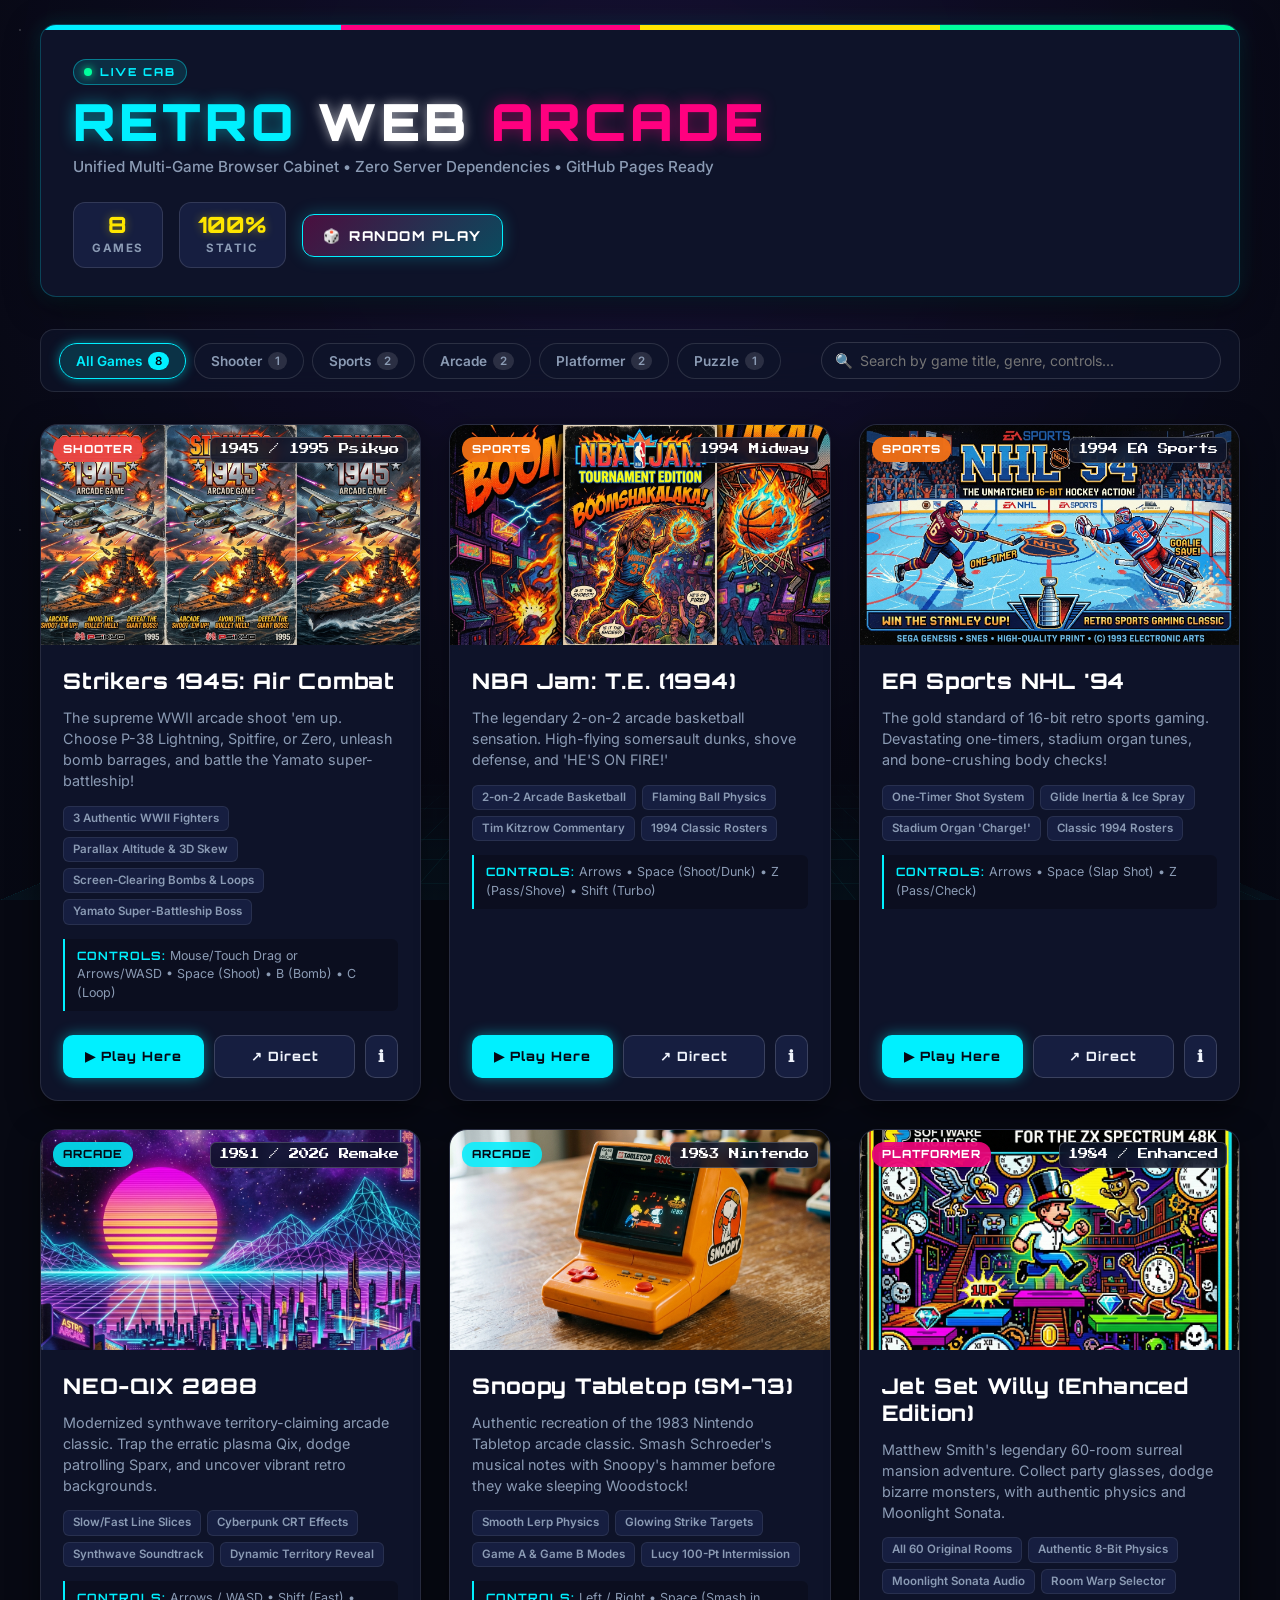
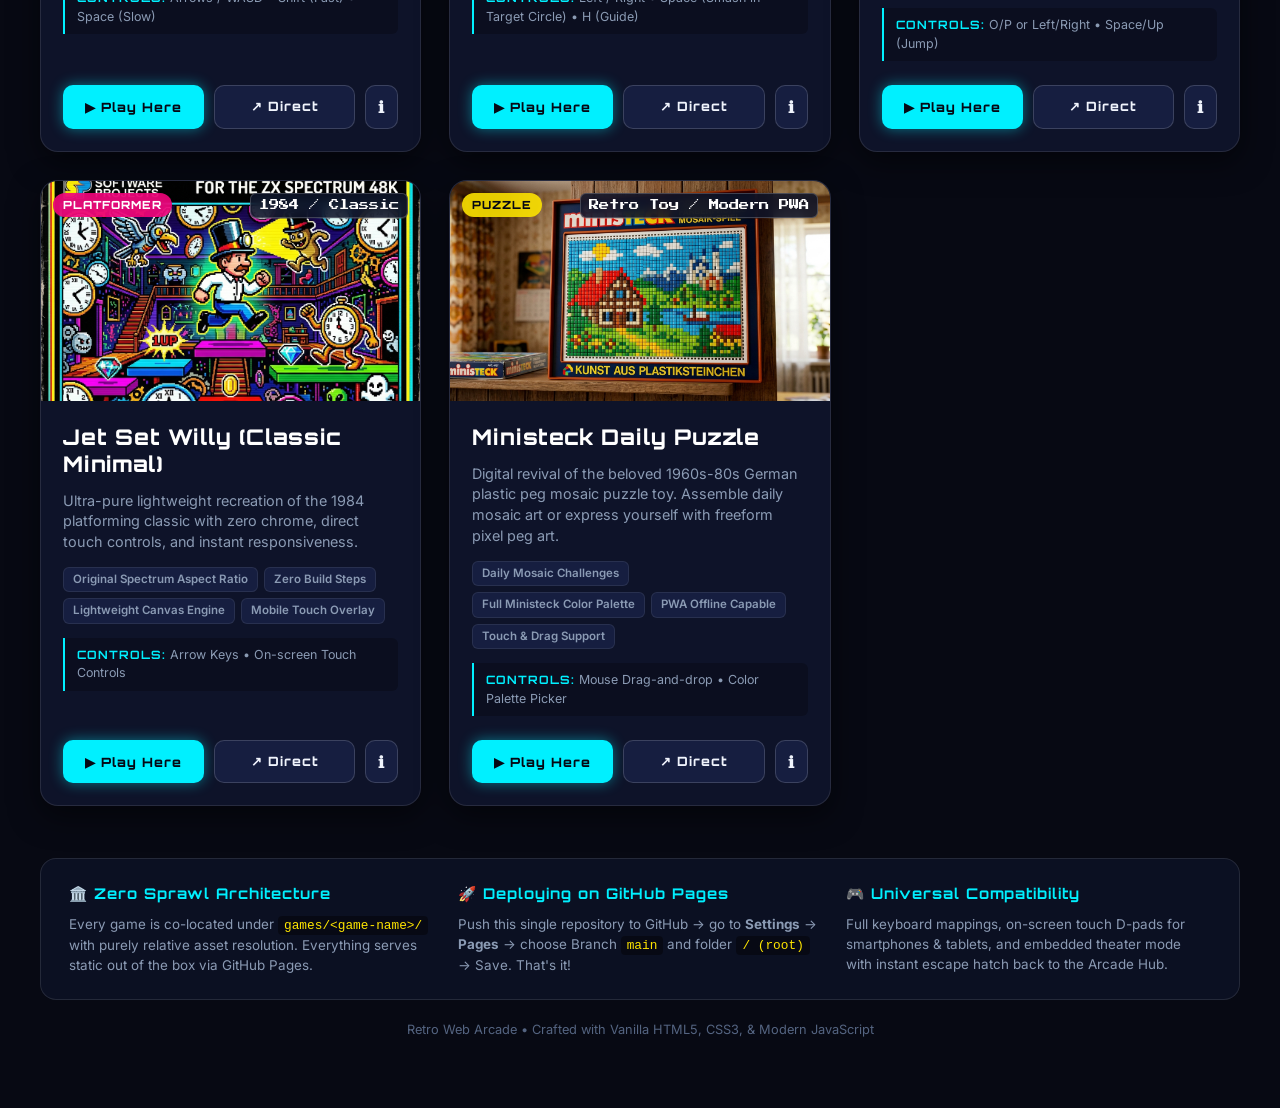
<file: index.html>
<!DOCTYPE html>
<html lang="en">
<head>
  <meta charset="UTF-8">
  <meta name="viewport" content="width=device-width, initial-scale=1.0">
  <title>RETRO WEB ARCADE // Unified Multi-Game Hub</title>
  <meta name="description" content="Play classic and modern retro arcade games directly in your browser with zero installs. Powered by static GitHub Pages.">

  <!-- Favicon: Neon Joystick / Cabinet -->
  <link rel="icon" href="data:image/svg+xml,<svg xmlns='http://www.w3.org/2000/svg' viewBox='0 0 100 100'><rect width='100' height='100' rx='16' fill='%230a0d1e'/><polygon points='25,85 75,85 70,30 30,30' fill='%23161c3c' stroke='%2300f0ff' stroke-width='4'/><rect x='35' y='40' width='30' height='22' rx='4' fill='%23ff007f'/><circle cx='50' cy='22' r='8' fill='%23ffe600'/><rect x='48' y='22' width='4' height='10' fill='%23ffe600'/></svg>">

  <!-- Google Fonts -->
  <link rel="preconnect" href="https://fonts.googleapis.com">
  <link rel="preconnect" href="https://fonts.gstatic.com" crossorigin>
  <link href="https://fonts.googleapis.com/css2?family=Orbitron:wght@600;800;900&family=Press+Start+2P&family=Inter:wght@400;500;600;700&display=swap" rel="stylesheet">

  <link rel="stylesheet" href="css/portal.css">
</head>
<body>
  <!-- Ambient cybernetic grid background -->
  <div class="cyber-bg">
    <div class="stars-layer"></div>
    <div class="grid-horizon"></div>
  </div>

  <div class="arcade-shell">
    <!-- Marquee Banner Header -->
    <header class="arcade-marquee">
      <div class="marquee-decor-stripes">
        <span class="m-stripe cyan"></span>
        <span class="m-stripe magenta"></span>
        <span class="m-stripe yellow"></span>
        <span class="m-stripe green"></span>
      </div>

      <div class="marquee-content">
        <div class="brand-group">
          <div class="brand-badge"><span class="blink-dot"></span> LIVE CAB</div>
          <h1 class="portal-title">
            <span class="glow-cyan">RETRO</span>
            <span class="glow-white">WEB</span>
            <span class="glow-pink">ARCADE</span>
          </h1>
          <p class="portal-tagline">Unified Multi-Game Browser Cabinet &bull; Zero Server Dependencies &bull; GitHub Pages Ready</p>
        </div>

        <div class="marquee-stats">
          <div class="stat-chip">
            <span class="stat-number" id="total-games-count">8</span>
            <span class="stat-label">GAMES</span>
          </div>
          <div class="stat-chip">
            <span class="stat-number">100%</span>
            <span class="stat-label">STATIC</span>
          </div>
          <button id="btn-random-game" class="btn-marquee" title="Pick a random game to launch">
            <span class="dice-icon">🎲</span> RANDOM PLAY
          </button>
        </div>
      </div>
    </header>

    <!-- Toolbar: Search & Category Filters -->
    <nav class="hub-toolbar" aria-label="Game Filter Toolbar">
      <div class="filter-pills" id="category-filters">
        <button class="filter-pill active" data-category="all">All Games <span class="pill-count">8</span></button>
        <button class="filter-pill" data-category="shooter">Shooter <span class="pill-count">1</span></button>
        <button class="filter-pill" data-category="sports">Sports <span class="pill-count">2</span></button>
        <button class="filter-pill" data-category="arcade">Arcade <span class="pill-count">2</span></button>
        <button class="filter-pill" data-category="platformer">Platformer <span class="pill-count">2</span></button>
        <button class="filter-pill" data-category="puzzle">Puzzle <span class="pill-count">1</span></button>
      </div>

      <div class="search-box">
        <span class="search-icon">🔍</span>
        <input type="text" id="game-search-input" placeholder="Search by game title, genre, controls..." autocomplete="off">
        <button id="search-clear-btn" class="search-clear-btn" title="Clear search" aria-label="Clear search">&times;</button>
      </div>
    </nav>

    <!-- Games Grid Showcase -->
    <main class="games-container">
      <section class="games-grid" id="games-grid">
        <!-- Rendered dynamically via portal.js -->
      </section>

      <!-- Empty Search Fallback -->
      <div id="no-results" class="no-results hidden">
        <div class="empty-icon">👾</div>
        <h3>NO GAMES FOUND</h3>
        <p>No titles matched your filter. Try adjusting your query.</p>
        <button class="btn-action primary" id="btn-reset-filters">Show All Games</button>
      </div>
    </main>

    <!-- Architecture & Deployment Info Footer -->
    <footer class="arcade-footer">
      <div class="footer-card">
        <div class="footer-section">
          <h4>🏛️ Zero Sprawl Architecture</h4>
          <p>Every game is co-located under <code>games/&lt;game-name&gt;/</code> with purely relative asset resolution. Everything serves static out of the box via GitHub Pages.</p>
        </div>
        <div class="footer-section">
          <h4>🚀 Deploying on GitHub Pages</h4>
          <p>Push this single repository to GitHub &rarr; go to <strong>Settings</strong> &rarr; <strong>Pages</strong> &rarr; choose Branch <code>main</code> and folder <code>/ (root)</code> &rarr; Save. That's it!</p>
        </div>
        <div class="footer-section">
          <h4>🎮 Universal Compatibility</h4>
          <p>Full keyboard mappings, on-screen touch D-pads for smartphones & tablets, and embedded theater mode with instant escape hatch back to the Arcade Hub.</p>
        </div>
      </div>
      <div class="footer-bottom">
        <span>Retro Web Arcade &bull; Crafted with Vanilla HTML5, CSS3, & Modern JavaScript</span>
      </div>
    </footer>
  </div>

  <!-- Theater Play Modal (Embedded Arcade Cabinet) -->
  <div id="theater-modal" class="modal-backdrop hidden" role="dialog" aria-modal="true" aria-labelledby="modal-game-title">
    <div class="modal-cabinet">
      <div class="cabinet-marquee-header">
        <div class="modal-title-wrap">
          <span class="cabinet-led">●</span>
          <h2 id="modal-game-title">GAME TITLE</h2>
          <span class="modal-category-badge" id="modal-game-category">CATEGORY</span>
        </div>

        <div class="modal-actions">
          <button id="modal-launch-newtab" class="cabinet-ctrl-btn" title="Open standalone in new browser tab">
            ↗ Standalone Tab
          </button>
          <button id="modal-fullscreen-btn" class="cabinet-ctrl-btn" title="Toggle Fullscreen">
            ⛶ Fullscreen
          </button>
          <button id="modal-close-btn" class="cabinet-ctrl-btn close-btn" title="Close and return to Hub (ESC)">
            ✕ Close [ESC]
          </button>
        </div>
      </div>

      <!-- Game Frame Container -->
      <div class="cabinet-screen-container" id="cabinet-screen-container">
        <div class="crt-scanlines"></div>
        <iframe id="cabinet-iframe" src="about:blank" title="Arcade Game Viewport" allow="autoplay; fullscreen; gamepad"></iframe>
      </div>
    </div>
  </div>

  <!-- Info & Controls Modal -->
  <div id="info-modal" class="modal-backdrop hidden" role="dialog" aria-modal="true" aria-labelledby="info-modal-title">
    <div class="info-card-modal">
      <div class="info-modal-header">
        <div>
          <span class="info-tag" id="info-modal-era">ERA</span>
          <h2 id="info-modal-title">GAME DETAILS</h2>
        </div>
        <button id="info-modal-close" class="cabinet-ctrl-btn close-btn" title="Close (ESC)">✕</button>
      </div>

      <div class="info-modal-body" id="info-modal-body">
        <!-- Injected via JS -->
      </div>

      <div class="info-modal-footer">
        <button id="info-modal-play-btn" class="btn-action primary">▶ Play Now</button>
        <button id="info-modal-tab-btn" class="btn-action secondary">↗ Launch In New Tab</button>
      </div>
    </div>
  </div>

  <script src="js/portal.js"></script>
</body>
</html>
</file>
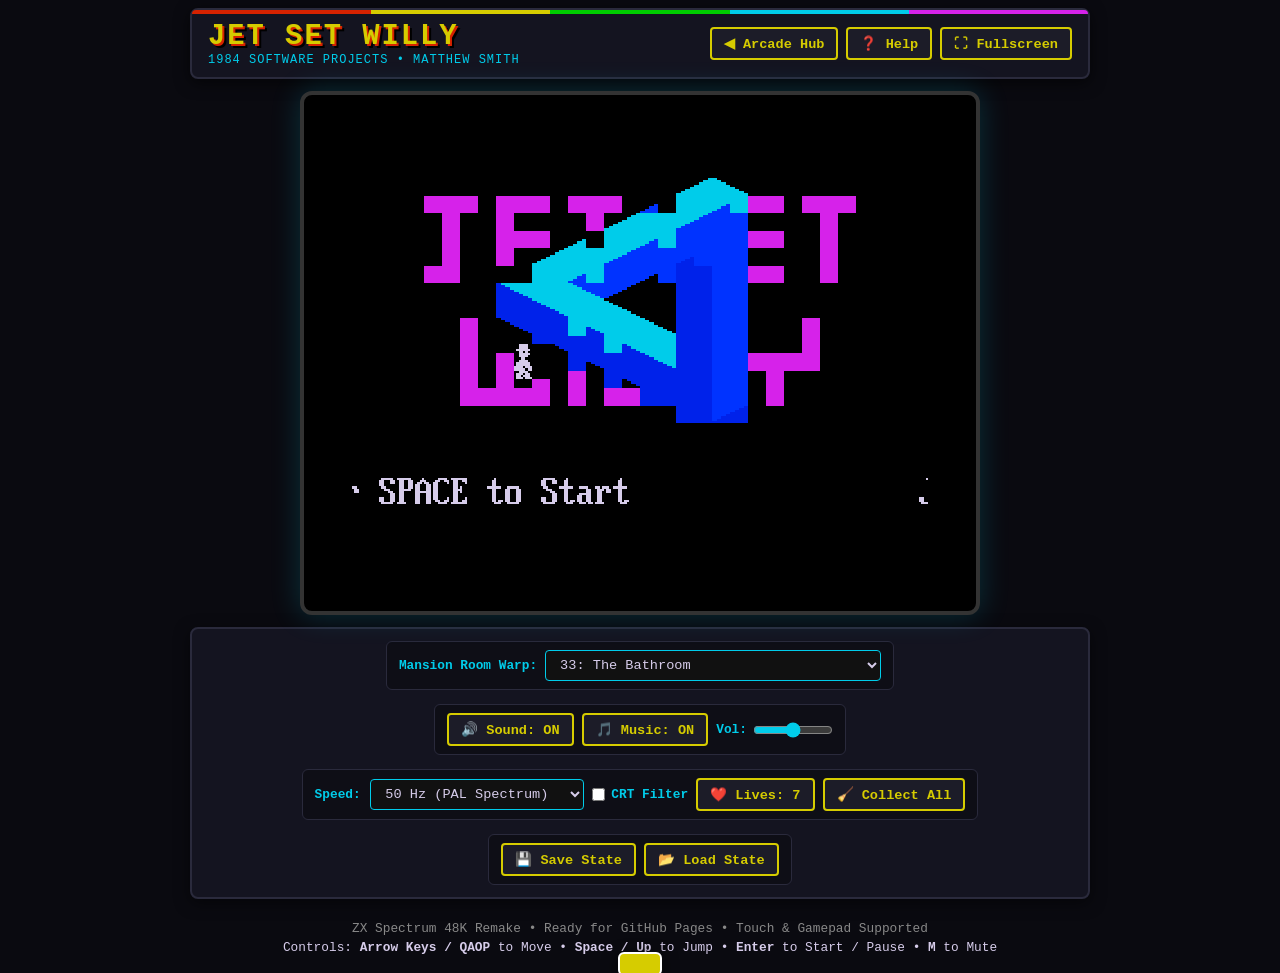
<file: games/jet-set-willy-agy/index.html>
<!DOCTYPE html>
<html lang="en">
<head>
    <meta charset="UTF-8">
    <meta name="viewport" content="width=device-width, initial-scale=1.0, maximum-scale=1.0, user-scalable=no">
    <title>Jet Set Willy (1984) - Classic ZX Spectrum Web Remake</title>
    <meta name="description" content="Play the authentic 1984 ZX Spectrum platform classic Jet Set Willy directly in your browser. All 60 rooms, guardians, authentic physics, and Moonlight Sonata soundtrack.">
    <link rel="stylesheet" href="./style.css">
    <link rel="icon" type="image/svg+xml" href="data:image/svg+xml,<svg xmlns='http://www.w3.org/2000/svg' viewBox='0 0 16 16'><rect width='16' height='16' fill='%23000'/><rect x='4' y='2' width='8' height='6' fill='%23fff'/><rect x='2' y='8' width='12' height='2' fill='%23fff'/><rect x='5' y='10' width='6' height='4' fill='%23ea0'/></svg>">
</head>
<body>
    <div id="app">
        <!-- Header / Marquee -->
        <header class="game-header">
            <div class="spectrum-stripes">
                <span class="stripe red"></span>
                <span class="stripe yellow"></span>
                <span class="stripe green"></span>
                <span class="stripe cyan"></span>
                <span class="stripe magenta"></span>
            </div>
            <div class="title-container">
                <h1 class="game-title">JET SET WILLY</h1>
                <span class="sub-title">1984 SOFTWARE PROJECTS &bull; MATTHEW SMITH</span>
            </div>
            <div class="quick-links">
                <a href="../../index.html" target="_top" class="btn-retro" style="text-decoration:none;display:inline-flex;align-items:center;gap:4px;" onclick="if(window.top!==window.self){window.top.postMessage('close-modal','*');return false;}">◀ Arcade Hub</a>
                <button id="btnHelp" class="btn-retro" title="Controls & Story">❓ Help</button>
                <button id="btnFullscreen" class="btn-retro" title="Toggle Fullscreen">⛶ Fullscreen</button>
            </div>
        </header>

        <!-- Main Arcade Container -->
        <main class="arcade-cabinet">
            <!-- Screen with Dynamic Spectrum Border -->
            <div id="screenFrame" class="screen-frame">
                <div id="screenBorder" class="screen-border">
                    <canvas id="gameCanvas" width="256" height="192"></canvas>
                    <div class="crt-scanlines"></div>
                </div>

                <!-- On-Screen Virtual Touch Controls (Mobile/Tablet) -->
                <div id="touchControls" class="touch-controls">
                    <div class="dpad">
                        <button id="btnLeft" class="touch-btn" aria-label="Left">◀</button>
                        <button id="btnRight" class="touch-btn" aria-label="Right">▶</button>
                    </div>
                    <div class="action-pad">
                        <button id="btnStart" class="touch-btn touch-btn-start" aria-label="Start / Pause">PAUSE</button>
                        <button id="btnJump" class="touch-btn touch-btn-jump" aria-label="Jump">JUMP</button>
                    </div>
                </div>
            </div>

            <!-- Dashboard / Controls Bar -->
            <section class="control-dashboard">
                <!-- Room Selector / Practice Warp -->
                <div class="control-group">
                    <label for="roomSelect" class="control-label">Mansion Room Warp:</label>
                    <select id="roomSelect" class="retro-select"></select>
                </div>

                <!-- Audio Controls -->
                <div class="control-group">
                    <button id="btnSound" class="btn-retro">🔊 Sound: ON</button>
                    <button id="btnMusic" class="btn-retro">🎵 Music: ON</button>
                    <div class="volume-container">
                        <span class="control-label">Vol:</span>
                        <input type="range" id="volumeSlider" min="0" max="1" step="0.05" value="0.5" class="retro-slider">
                    </div>
                </div>

                <!-- Game Settings & Cheats -->
                <div class="control-group">
                    <div class="setting-item">
                        <label for="speedSelect" class="control-label">Speed:</label>
                        <select id="speedSelect" class="retro-select">
                            <option value="50" selected>50 Hz (PAL Spectrum)</option>
                            <option value="60">60 Hz (Turbo)</option>
                            <option value="30">30 Hz (Practice Slow)</option>
                        </select>
                    </div>

                    <label class="checkbox-container">
                        <input type="checkbox" id="crtToggle">
                        <span class="control-label">CRT Filter</span>
                    </label>

                    <button id="btnCheatLives" class="btn-retro" title="Toggle Infinite Lives">❤️ Lives: 7</button>
                    <button id="btnCollectAll" class="btn-retro" title="Collect all items instantly">🧹 Collect All</button>
                </div>

                <!-- Save / Load -->
                <div class="control-group">
                    <button id="btnSave" class="btn-retro">💾 Save State</button>
                    <button id="btnLoad" class="btn-retro">📂 Load State</button>
                </div>
            </section>
        </main>

        <!-- Footer -->
        <footer class="game-footer">
            <p>ZX Spectrum 48K Remake &bull; Ready for GitHub Pages &bull; Touch & Gamepad Supported</p>
            <p class="keys-legend">Controls: <strong>Arrow Keys / QAOP</strong> to Move &bull; <strong>Space / Up</strong> to Jump &bull; <strong>Enter</strong> to Start / Pause &bull; <strong>M</strong> to Mute</p>
        </footer>

        <!-- Help / Info Modal -->
        <div id="helpModal" class="modal-backdrop" style="display: none;">
            <div class="modal-card">
                <div class="modal-header">
                    <h2>JET SET WILLY - HOW TO PLAY</h2>
                    <button id="closeHelp" class="modal-close">&times;</button>
                </div>
                <div class="modal-body">
                    <h3>The Story</h3>
                    <p>Miner Willy struck it rich in <em>Manic Miner</em> and purchased a colossal 60-room mansion. After an all-night party, Maria the housekeeper will not let Willy go to sleep in his Master Bedroom until every flashing item (82 in total) is collected from around the estate!</p>

                    <h3>Controls</h3>
                    <table class="help-table">
                        <tr><th>Action</th><th>Keyboard</th><th>Gamepad</th><th>Touch</th></tr>
                        <tr><td>Walk Left</td><td>Left Arrow / A / O</td><td>D-Pad Left / Stick</td><td>◀ Button</td></tr>
                        <tr><td>Walk Right</td><td>Right Arrow / D / P</td><td>D-Pad Right / Stick</td><td>▶ Button</td></tr>
                        <tr><td>Jump</td><td>Space / Up Arrow / W / Q</td><td>A / B / Y</td><td>JUMP Button</td></tr>
                        <tr><td>Pause / Start</td><td>Enter</td><td>Start</td><td>PAUSE Button</td></tr>
                        <tr><td>Mute Sound</td><td>M</td><td>-</td><td>-</td></tr>
                        <tr><td>Quit to Title</td><td>Escape</td><td>-</td><td>-</td></tr>
                    </table>

                    <h3>Original Mechanics</h3>
                    <ul>
                        <li><strong>Fixed Jump Trajectory:</strong> Willy's jumps follow a fixed parabolic arc. You cannot change direction in mid-air!</li>
                        <li><strong>Slopes & Ramps:</strong> Walk smoothly up and down diagonal slopes.</li>
                        <li><strong>Conveyors:</strong> Belts pull Willy in the direction they roll. Walk with them to speed up, or fight against them.</li>
                        <li><strong>Ropes:</strong> In <em>The Quirkafleeg</em>, <em>On the Roof</em>, <em>Cold Store</em>, <em>Swimming Pool</em>, and <em>The Beach</em>, grab swinging ropes, ride across chasms, and jump off!</li>
                        <li><strong>Fall Height:</strong> Falling too far (more than 4-5 blocks) is fatal!</li>
                        <li><strong>Sleepwalker Ending:</strong> Once all 82 items are collected, head to the Master Bedroom, jump in bed, and watch Willy sleepwalk into the bathroom for the final toilet flush!</li>
                    </ul>

                    <h3>Classic Cheat Code</h3>
                    <p>Type <strong>writetyper</strong> at any time to enable the classic cheat mode! You can also use the <strong>Mansion Room Warp</strong> selector at the bottom to explore any of the 60 rooms.</p>
                </div>
            </div>
        </div>

        <!-- Toast Notification -->
        <div id="toastNotification" class="toast"></div>
    </div>

    <!-- Scripts in Dependency Order -->
    <script src="./js/constants.js"></script>
    <script src="./js/data.js"></script>
    <script src="./js/audio.js"></script>
    <script src="./js/renderer.js"></script>
    <script src="./js/physics.js"></script>
    <script src="./js/robots.js"></script>
    <script src="./js/rope.js"></script>
    <script src="./js/input.js"></script>
    <script src="./js/game.js"></script>
    <script src="./js/main.js"></script>
</body>
</html>
</file>
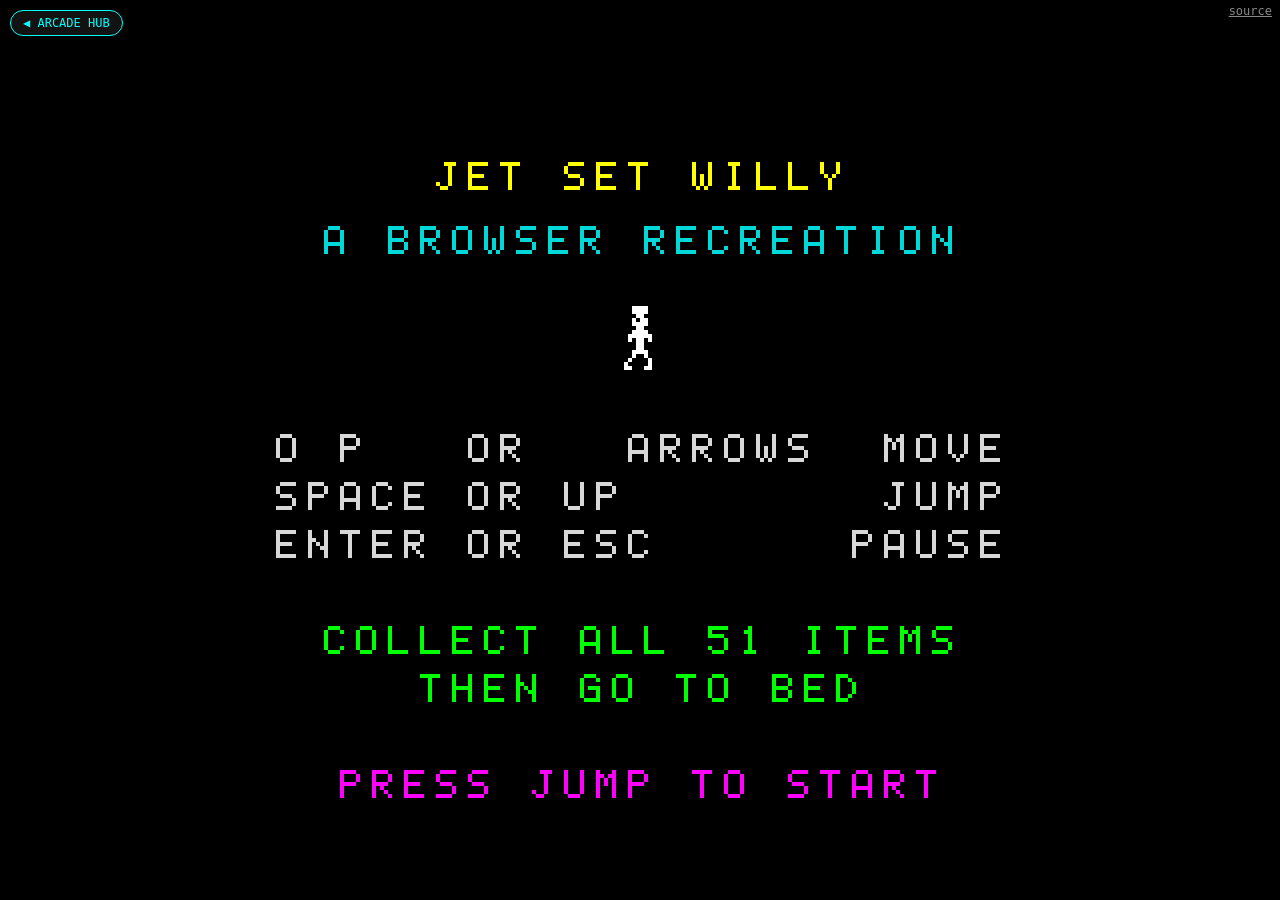
<file: games/jet-set-willy/index.html>
<!DOCTYPE html>
<html lang="en">
<head>
<meta charset="utf-8">
<meta name="viewport" content="width=device-width, initial-scale=1, maximum-scale=1, user-scalable=no">
<title>Jet Set Willy</title>
<style>
  html, body { margin:0; padding:0; background:#000; height:100%; overflow:hidden; touch-action:none; }
  body { display:flex; flex-direction:column; align-items:center; justify-content:center; font-family: monospace; color:#ccc; }
  #wrap { position:relative; }
  canvas { display:block; image-rendering: pixelated; image-rendering: crisp-edges; background:#000; }
  #touch { display:none; position:fixed; left:0; right:0; bottom:0; height:22vh; pointer-events:none; }
  #touch button { position:absolute; bottom:2vh; width:18vw; height:18vw; max-width:110px; max-height:110px;
    border-radius:50%; border:2px solid #666; background:rgba(80,80,80,.45); color:#fff; font-size:6vw; pointer-events:auto; user-select:none; -webkit-user-select:none; }
  #bl { left:3vw; } #br { left:25vw; } #bj { right:3vw; }
  @media (pointer:coarse) { #touch { display:block; } }
  #info { position:fixed; top:4px; right:8px; font-size:12px; color:#666; }
  #info a { color:#888; }
</style>
</head>
<body>
<a href="../../index.html" target="_top" style="position:fixed;top:10px;left:10px;z-index:99999;background:rgba(20,20,20,0.9);color:#00ffff;border:1px solid #00ffff;border-radius:16px;padding:5px 12px;font-size:12px;font-family:monospace;text-decoration:none;display:inline-flex;align-items:center;gap:6px;cursor:pointer;" onclick="if(window.top!==window.self){window.top.postMessage('close-modal','*');return false;}">◀ ARCADE HUB</a>
<div id="wrap"><canvas id="c" width="256" height="192"></canvas></div>
<div id="touch"><button id="bl">&#9664;</button><button id="br">&#9654;</button><button id="bj">&#9650;</button></div>
<div id="info"><a href="https://github.com/cbruyndoncx/jet-set-willy">source</a></div>
<script src="game.js"></script>
</body>
</html>
</file>
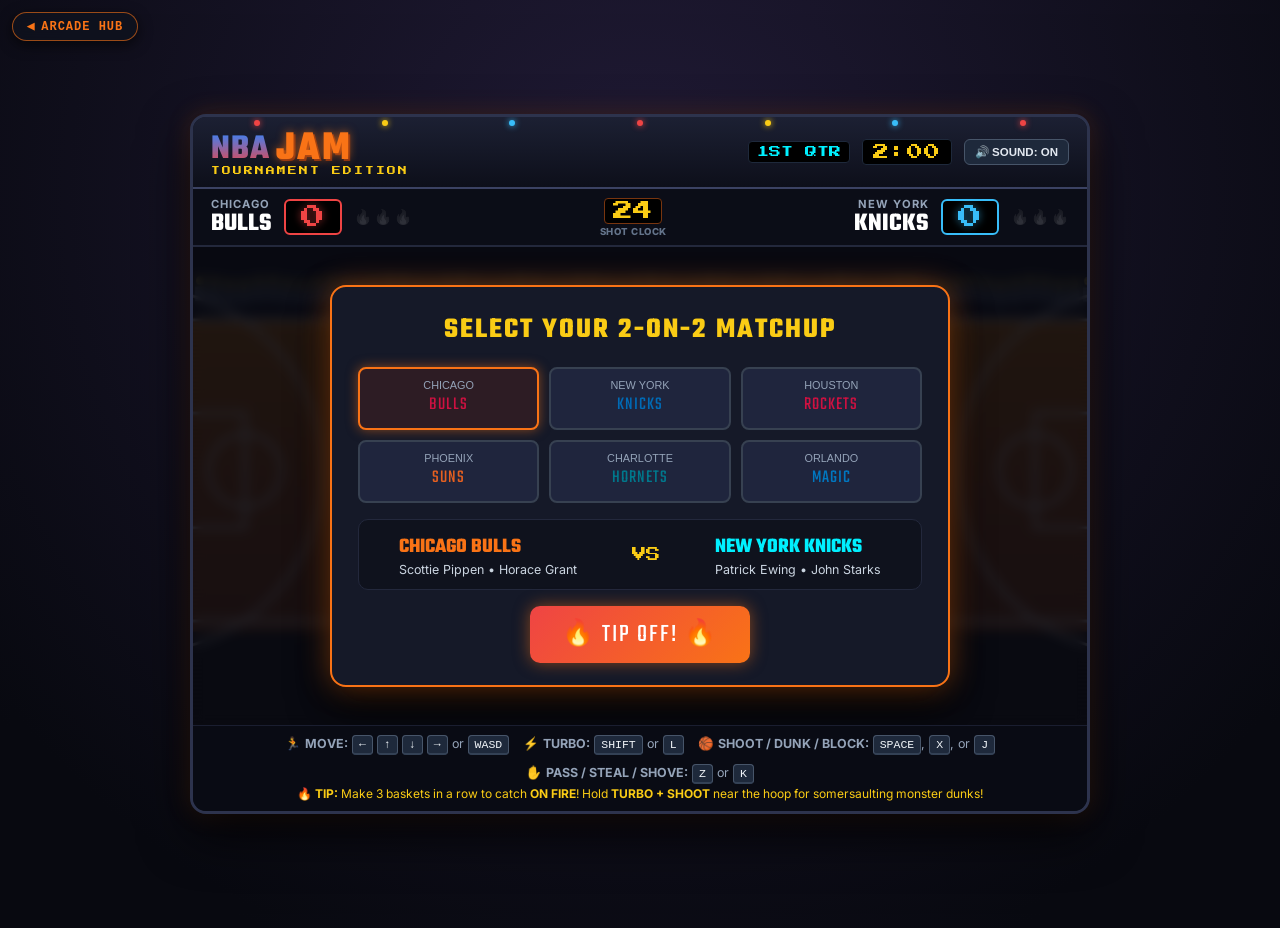
<file: games/nba-jam/index.html>
<!DOCTYPE html>
<html lang="en">
<head>
  <meta charset="UTF-8">
  <meta name="viewport" content="width=device-width, initial-scale=1.0, maximum-scale=1.0, user-scalable=no">
  <title>NBA JAM: Tournament Edition (1994 Arcade)</title>
  <meta name="description" content="Play the 1994 arcade 2-on-2 basketball classic NBA Jam: Tournament Edition in your browser. Somersault dunks, flaming basketballs, and BOOMSHAKALAKA!">

  <!-- Favicon: Flaming Basketball -->
  <link rel="icon" href="data:image/svg+xml,<svg xmlns='http://www.w3.org/2000/svg' viewBox='0 0 100 100'><circle cx='50' cy='50' r='40' fill='%23ea580c'/><path d='M15 50 Q50 30 85 50 M15 50 Q50 70 85 50 M50 10 L50 90' stroke='%23111' stroke-width='4' fill='none'/><path d='M25 20 Q50 5 75 20' stroke='%23facc15' stroke-width='5' fill='none'/></svg>">

  <!-- Google Fonts -->
  <link rel="preconnect" href="https://fonts.googleapis.com">
  <link rel="preconnect" href="https://fonts.gstatic.com" crossorigin>
  <link href="https://fonts.googleapis.com/css2?family=Press+Start+2P&family=Teko:wght@700&family=Inter:wght@600;800&display=swap" rel="stylesheet">

  <link rel="stylesheet" href="css/style.css">
</head>
<body>
  <!-- Return to Arcade Hub -->
  <a href="../../index.html" target="_top" id="arcade-hub-back-btn" title="Return to Arcade Hub" onclick="if(window.top!==window.self){window.top.postMessage('close-modal','*');return false;}">
    <span>◀</span> ARCADE HUB
  </a>

  <!-- Arcade Cabinet Shell -->
  <div class="jam-cabinet">
    <!-- Top Marquee Header -->
    <header class="jam-marquee">
      <div class="marquee-lights">
        <span class="light-bulb red"></span>
        <span class="light-bulb yellow"></span>
        <span class="light-bulb blue"></span>
        <span class="light-bulb red"></span>
        <span class="light-bulb yellow"></span>
        <span class="light-bulb blue"></span>
        <span class="light-bulb red"></span>
      </div>

      <div class="marquee-logo-wrap">
        <h1 class="jam-logo">
          <span class="logo-nba">NBA</span>
          <span class="logo-jam">JAM</span>
        </h1>
        <span class="logo-te">TOURNAMENT EDITION</span>
      </div>

      <div class="header-status">
        <span class="quarter-display" id="hud-quarter">1ST QTR</span>
        <span class="clock-display" id="hud-clock">2:00</span>
        <button id="btn-sound-toggle" class="btn-cabinet-sound" title="Toggle Sound">🔊 SOUND: ON</button>
      </div>
    </header>

    <!-- Scoreboard HUD Bar -->
    <section class="jam-scoreboard">
      <!-- Team 1 (Player / Home) -->
      <div class="team-panel home" id="panel-team-home">
        <div class="team-meta">
          <span class="team-city" id="home-city">CHICAGO</span>
          <span class="team-name" id="home-name">BULLS</span>
        </div>
        <div class="team-score" id="home-score">0</div>
        <div class="streak-flames" id="home-flames" title="Streak to On Fire">
          <span class="flame-icon">🔥</span>
          <span class="flame-icon">🔥</span>
          <span class="flame-icon">🔥</span>
        </div>
      </div>

      <!-- Center Shot Clock & Status -->
      <div class="center-banner">
        <div class="shot-clock" id="shot-clock-val">24</div>
        <span class="shot-clock-label">SHOT CLOCK</span>
      </div>

      <!-- Team 2 (CPU / Away) -->
      <div class="team-panel away" id="panel-team-away">
        <div class="streak-flames" id="away-flames" title="Streak to On Fire">
          <span class="flame-icon">🔥</span>
          <span class="flame-icon">🔥</span>
          <span class="flame-icon">🔥</span>
        </div>
        <div class="team-score" id="away-score">0</div>
        <div class="team-meta">
          <span class="team-city" id="away-city">NEW YORK</span>
          <span class="team-name" id="away-name">KNICKS</span>
        </div>
      </div>
    </section>

    <!-- Canvas Basketball Court Screen -->
    <div class="court-screen-container">
      <canvas id="court-canvas" width="860" height="460"></canvas>
      <div class="crt-scanlines"></div>

      <!-- Announcer Callout Banner (BOOMSHAKALAKA, ON FIRE, etc) -->
      <div id="announcer-banner" class="announcer-banner hidden">
        <span id="announcer-text">BOOMSHAKALAKA!</span>
      </div>

      <!-- Matchup Selector Overlay (Pre-Game) -->
      <div id="team-select-overlay" class="game-overlay">
        <div class="select-card">
          <h2 class="select-title">SELECT YOUR 2-ON-2 MATCHUP</h2>
          
          <div class="teams-grid" id="teams-grid">
            <!-- Injected via game.js -->
          </div>

          <div class="matchup-preview" id="matchup-preview">
            <div class="preview-team home-side">
              <h3 id="preview-home-name">CHICAGO BULLS</h3>
              <p id="preview-home-roster">Scottie Pippen &bull; Horace Grant</p>
            </div>
            <span class="vs-text">VS</span>
            <div class="preview-team away-side">
              <h3 id="preview-away-name">NEW YORK KNICKS</h3>
              <p id="preview-away-roster">Patrick Ewing &bull; John Starks</p>
            </div>
          </div>

          <button id="btn-tip-off" class="btn-tipoff">🔥 TIP OFF! 🔥</button>
        </div>
      </div>

      <!-- Game Over / End Quarter Overlay -->
      <div id="game-over-overlay" class="game-overlay hidden">
        <div class="select-card">
          <h2 class="select-title" id="game-over-title">FINAL SCORE</h2>
          <div class="final-score-row">
            <div class="final-score-box">
              <span id="final-home-team">BULLS</span>
              <span class="big-score" id="final-home-score">0</span>
            </div>
            <span class="final-hyphen">-</span>
            <div class="final-score-box">
              <span id="final-away-team">KNICKS</span>
              <span class="big-score" id="final-away-score">0</span>
            </div>
          </div>
          <p id="final-mvp-text">SCOTTIE PIPPEN IS THE PLAYER OF THE GAME!</p>
          <button id="btn-play-again" class="btn-tipoff">PLAY AGAIN</button>
        </div>
      </div>
    </div>

    <!-- On-Screen Virtual Controls for Mobile / Tablets -->
    <div class="virtual-controls-bar">
      <!-- Virtual D-Pad -->
      <div class="virtual-dpad">
        <button id="vbtn-up" class="vbtn dir up">▲</button>
        <div class="vbtn-mid-row">
          <button id="vbtn-left" class="vbtn dir left">◀</button>
          <button id="vbtn-down" class="vbtn dir down">▼</button>
          <button id="vbtn-right" class="vbtn dir right">▶</button>
        </div>
      </div>

      <!-- Action Buttons -->
      <div class="virtual-actions">
        <div class="action-btn-col">
          <button id="vbtn-turbo" class="vbtn-action turbo">TURBO</button>
          <span class="vbtn-sublabel">Shift / L</span>
        </div>
        <div class="action-btn-col">
          <button id="vbtn-pass" class="vbtn-action pass">PASS / SHOVE</button>
          <span class="vbtn-sublabel">Z / K</span>
        </div>
        <div class="action-btn-col">
          <button id="vbtn-shoot" class="vbtn-action shoot">SHOOT / DUNK</button>
          <span class="vbtn-sublabel">Space / X / J</span>
        </div>
      </div>
    </div>

    <!-- Cabinet Footer Instructions -->
    <footer class="jam-footer-legend">
      <div class="legend-row">
        <span>🏃 <strong>MOVE:</strong> <kbd>&larr;</kbd> <kbd>&uarr;</kbd> <kbd>&darr;</kbd> <kbd>&rarr;</kbd> or <kbd>WASD</kbd></span>
        <span>⚡ <strong>TURBO:</strong> <kbd>SHIFT</kbd> or <kbd>L</kbd></span>
        <span>🏀 <strong>SHOOT / DUNK / BLOCK:</strong> <kbd>SPACE</kbd>, <kbd>X</kbd>, or <kbd>J</kbd></span>
        <span>✋ <strong>PASS / STEAL / SHOVE:</strong> <kbd>Z</kbd> or <kbd>K</kbd></span>
      </div>
      <div class="legend-tips">
        <span>🔥 <strong>TIP:</strong> Make 3 baskets in a row to catch <strong>ON FIRE</strong>! Hold <strong>TURBO + SHOOT</strong> near the hoop for somersaulting monster dunks!</span>
      </div>
    </footer>
  </div>

  <script src="js/game.js"></script>
</body>
</html>
</file>
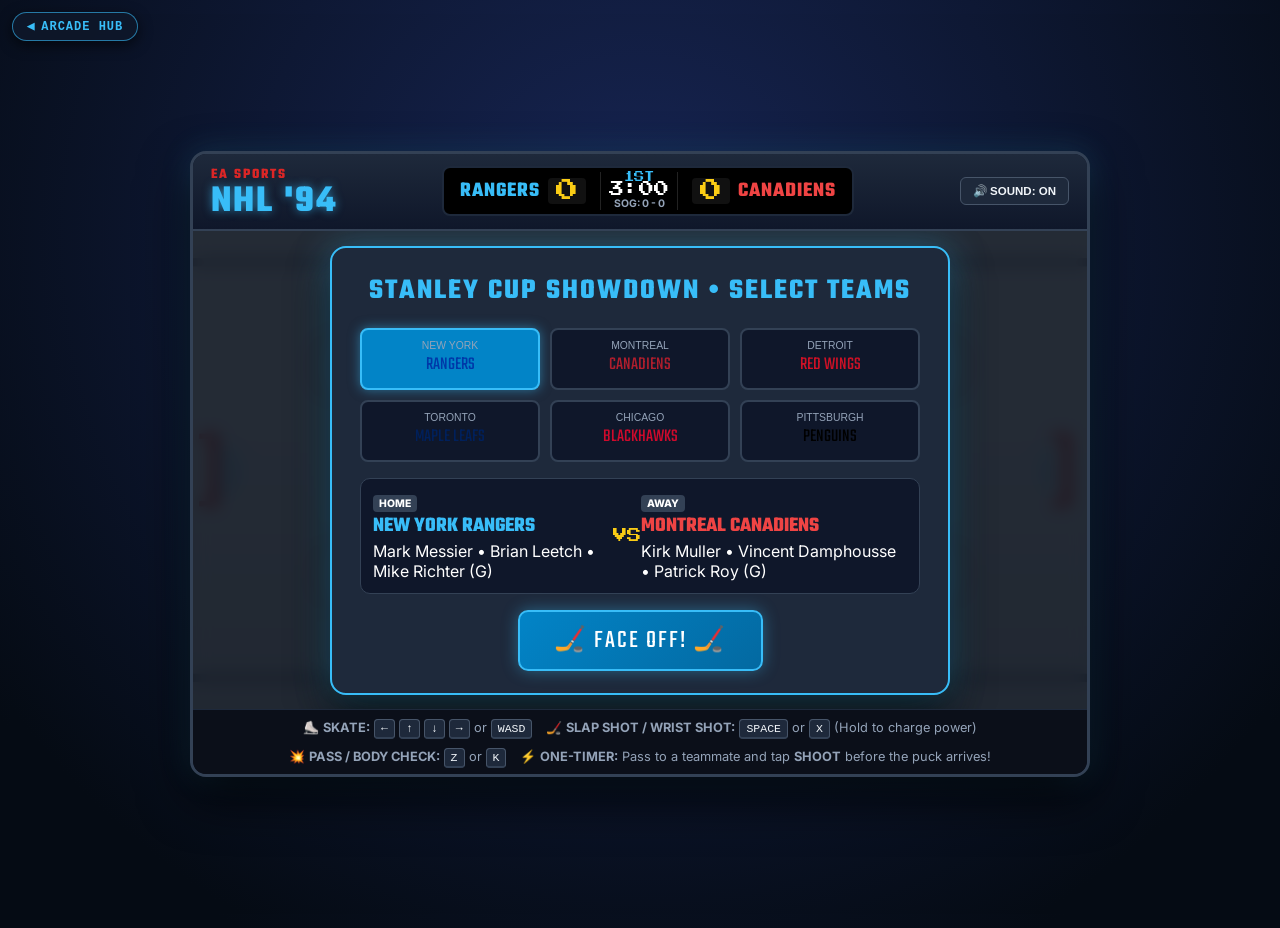
<file: games/nhl-94/index.html>
<!DOCTYPE html>
<html lang="en">
<head>
  <meta charset="UTF-8">
  <meta name="viewport" content="width=device-width, initial-scale=1.0, maximum-scale=1.0, user-scalable=no">
  <title>NHL '94 // Classic 16-Bit Hockey Remake</title>
  <meta name="description" content="Play the definitive 16-bit ice hockey masterpiece NHL '94 in your browser. One-timers, organ tunes, bone-crushing body checks, and Stanley Cup glory!">

  <!-- Favicon: Puck -->
  <link rel="icon" href="data:image/svg+xml,<svg xmlns='http://www.w3.org/2000/svg' viewBox='0 0 100 100'><rect width='100' height='100' rx='20' fill='%230f172a'/><ellipse cx='50' cy='50' rx='38' ry='22' fill='%23111'/><ellipse cx='50' cy='45' rx='38' ry='22' fill='%23222'/><text x='50' y='52' font-family='sans-serif' font-weight='900' font-size='16' fill='%23f8fafc' text-anchor='middle'>NHL</text></svg>">

  <!-- Google Fonts -->
  <link rel="preconnect" href="https://fonts.googleapis.com">
  <link rel="preconnect" href="https://fonts.gstatic.com" crossorigin>
  <link href="https://fonts.googleapis.com/css2?family=Press+Start+2P&family=Teko:wght@700&family=Inter:wght@600;800&display=swap" rel="stylesheet">

  <link rel="stylesheet" href="css/style.css">
</head>
<body>
  <!-- Return to Arcade Hub -->
  <a href="../../index.html" target="_top" id="arcade-hub-back-btn" title="Return to Arcade Hub" onclick="if(window.top!==window.self){window.top.postMessage('close-modal','*');return false;}">
    <span>◀</span> ARCADE HUB
  </a>

  <!-- Retro Console Housing -->
  <div class="nhl-console">
    <!-- Marquee Banner Header -->
    <header class="nhl-header">
      <div class="brand-crest">
        <span class="ea-text">EA SPORTS</span>
        <h1 class="nhl-title">NHL '94</h1>
      </div>

      <div class="stadium-scoreboard">
        <div class="sb-team home">
          <span class="sb-name" id="sb-home-team">RANGERS</span>
          <span class="sb-score" id="sb-home-score">0</span>
        </div>

        <div class="sb-center">
          <span class="sb-period" id="sb-period">1ST</span>
          <span class="sb-clock" id="sb-clock">3:00</span>
          <span class="sb-shots" id="sb-shots">SOG: 0 - 0</span>
        </div>

        <div class="sb-team away">
          <span class="sb-score" id="sb-away-score">0</span>
          <span class="sb-name" id="sb-away-team">CANADIENS</span>
        </div>
      </div>

      <div class="header-actions">
        <button id="btn-sound-toggle" class="btn-nhl-sound">🔊 SOUND: ON</button>
      </div>
    </header>

    <!-- Ice Rink Screen Viewport -->
    <div class="rink-screen-container">
      <canvas id="rink-canvas" width="860" height="460"></canvas>
      <div class="rink-glass-fx"></div>

      <!-- Goal Siren & Horn Flasher -->
      <div id="goal-horn-banner" class="goal-horn-banner hidden">
        <div class="red-goal-light"></div>
        <span class="goal-text">🚨 GOAL! 🚨</span>
      </div>

      <!-- Team Select Overlay -->
      <div id="team-select-overlay" class="game-overlay">
        <div class="nhl-card">
          <h2 class="card-title">STANLEY CUP SHOWDOWN &bull; SELECT TEAMS</h2>

          <div class="teams-grid" id="teams-grid">
            <!-- Populated via game.js -->
          </div>

          <div class="matchup-box">
            <div class="m-team home">
              <span class="m-badge">HOME</span>
              <h3 id="preview-home-name">NEW YORK RANGERS</h3>
              <p id="preview-home-stars">Messier &bull; Leetch &bull; Richter (G)</p>
            </div>
            <span class="m-vs">VS</span>
            <div class="m-team away">
              <span class="m-badge">AWAY</span>
              <h3 id="preview-away-name">MONTREAL CANADIENS</h3>
              <p id="preview-away-stars">Muller &bull; Damphousse &bull; Roy (G)</p>
            </div>
          </div>

          <button id="btn-puck-drop" class="btn-puck-drop">🏒 FACE OFF! 🏒</button>
        </div>
      </div>

      <!-- Final Score Overlay -->
      <div id="final-overlay" class="game-overlay hidden">
        <div class="nhl-card">
          <h2 class="card-title">FINAL SCORE</h2>
          <div class="final-board">
            <div class="final-t">
              <span id="fin-home-name">RANGERS</span>
              <span class="fin-score" id="fin-home-score">0</span>
            </div>
            <span class="fin-div">-</span>
            <div class="final-t">
              <span id="fin-away-name">CANADIENS</span>
              <span class="fin-score" id="fin-away-score">0</span>
            </div>
          </div>
          <p id="fin-winner-msg">NEW YORK RANGERS WIN THE GAME!</p>
          <button id="btn-rematch" class="btn-puck-drop">PLAY AGAIN</button>
        </div>
      </div>
    </div>

    <!-- Virtual Touch Controls for Mobile/Tablets -->
    <div class="virtual-controls-bar">
      <div class="virtual-dpad">
        <button id="vbtn-up" class="vbtn dir up">▲</button>
        <div class="vbtn-mid-row">
          <button id="vbtn-left" class="vbtn dir left">◀</button>
          <button id="vbtn-down" class="vbtn dir down">▼</button>
          <button id="vbtn-right" class="vbtn dir right">▶</button>
        </div>
      </div>

      <div class="virtual-actions">
        <div class="action-btn-col">
          <button id="vbtn-pass" class="vbtn-action pass">PASS / CHECK</button>
          <span class="vbtn-sublabel">Z / K</span>
        </div>
        <div class="action-btn-col">
          <button id="vbtn-shoot" class="vbtn-action shoot">SLAP SHOT</button>
          <span class="vbtn-sublabel">Space / X</span>
        </div>
      </div>
    </div>

    <!-- Instructions Legend Footer -->
    <footer class="nhl-footer">
      <div class="footer-keys">
        <span>⛸️ <strong>SKATE:</strong> <kbd>&larr;</kbd> <kbd>&uarr;</kbd> <kbd>&darr;</kbd> <kbd>&rarr;</kbd> or <kbd>WASD</kbd></span>
        <span>🏒 <strong>SLAP SHOT / WRIST SHOT:</strong> <kbd>SPACE</kbd> or <kbd>X</kbd> (Hold to charge power)</span>
        <span>💥 <strong>PASS / BODY CHECK:</strong> <kbd>Z</kbd> or <kbd>K</kbd></span>
        <span>⚡ <strong>ONE-TIMER:</strong> Pass to a teammate and tap <strong>SHOOT</strong> before the puck arrives!</span>
      </div>
    </footer>
  </div>

  <script src="js/game.js"></script>
</body>
</html>
</file>
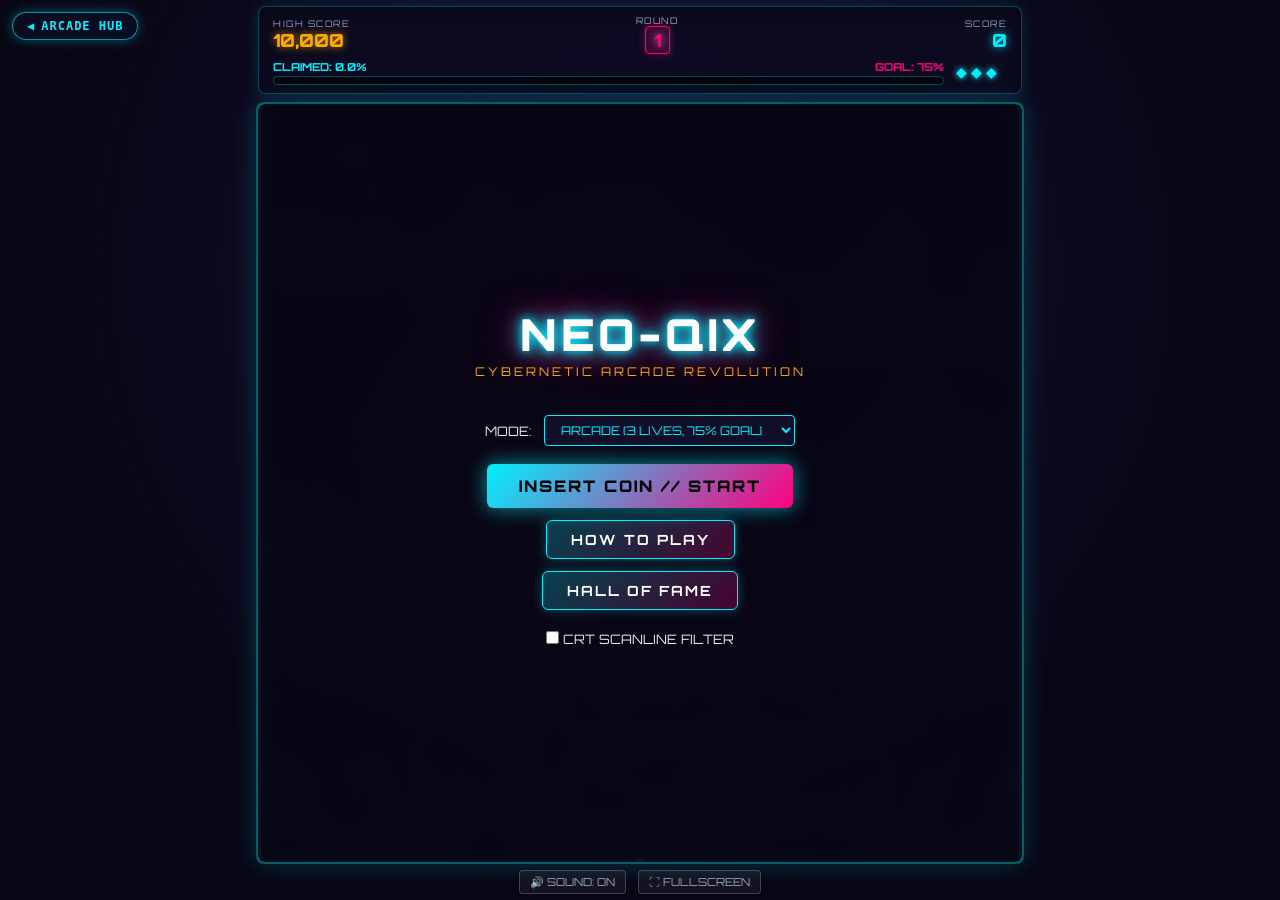
<file: games/qix/index.html>
<!DOCTYPE html>
<html lang="en">
<head>
  <meta charset="UTF-8">
  <meta name="viewport" content="width=device-width, initial-scale=1.0, maximum-scale=1.0, user-scalable=no">
  <title>NEO-QIX 2088 // Cybernetic Arcade</title>
  <meta name="description" content="A modernized synthwave arcade tribute to the 1981 classic QIX. Claim territory, dodge the erratic plasma Qix, evade patrolling Sparx, and trigger high-score slices!">
  
  <!-- Favicon: Neon Diamond -->
  <link rel="icon" href="data:image/svg+xml,<svg xmlns='http://www.w3.org/2000/svg' viewBox='0 0 100 100'><polygon points='50,5 95,50 50,95 5,50' fill='%2300f0ff' stroke='%23ff007f' stroke-width='8'/><circle cx='50' cy='50' r='14' fill='%23ffffff'/></svg>">
  
  <link rel="stylesheet" href="css/style.css">
</head>
<body>

  <!-- Retro CRT Scanline & Vignette Effect Layer -->
  <div class="crt-overlay"></div>

  <!-- Return to Arcade Hub -->
  <a href="../../index.html" target="_top" id="arcade-hub-back-btn" style="position:fixed;top:12px;left:12px;z-index:99999;background:rgba(10,14,35,0.9);color:#00f0ff;border:1px solid rgba(0,240,255,0.6);border-radius:20px;padding:6px 14px;font-size:12px;font-family:monospace,'Segoe UI',sans-serif;font-weight:700;letter-spacing:1px;text-decoration:none;display:inline-flex;align-items:center;gap:6px;box-shadow:0 0 12px rgba(0,240,255,0.35);backdrop-filter:blur(6px);cursor:pointer;user-select:none;transition:all .2s ease;" onmouseover="this.style.background='#00f0ff';this.style.color='#0a0e23';this.style.boxShadow='0 0 18px #00f0ff';" onmouseout="this.style.background='rgba(10,14,35,0.9)';this.style.color='#00f0ff';this.style.boxShadow='0 0 12px rgba(0,240,255,0.35)';" onclick="if(window.top!==window.self){window.top.postMessage('close-modal','*');return false;}">
    <span>◀</span> ARCADE HUB
  </a>

  <main id="arcade-container">
    
    <!-- Top HUD Bar -->
    <header id="hud">
      <div class="hud-row-top">
        <div class="hud-stat">
          <span class="stat-label">HIGH SCORE</span>
          <span class="stat-val" id="high-score-val">10,000</span>
        </div>

        <div class="hud-stat" style="align-items: center;">
          <span class="stat-label">ROUND</span>
          <span class="stat-val" id="level-badge"><span id="level-val">1</span></span>
        </div>

        <div class="hud-stat" style="align-items: flex-end;">
          <span class="stat-label">SCORE</span>
          <span class="stat-val" id="score-val">0</span>
        </div>
      </div>

      <div class="hud-row-bottom">
        <div class="progress-container">
          <div class="progress-labels">
            <span class="claimed-label">CLAIMED: <span id="percent-val">0.0%</span></span>
            <span class="goal-label">GOAL: <span id="target-percent-val">75%</span></span>
          </div>
          <div class="progress-bar-track">
            <div id="progress-bar-fill"></div>
          </div>
        </div>

        <div class="hud-indicators">
          <div id="lives-container" title="Remaining Lives">
            <span class="life-marker">◆</span>
            <span class="life-marker">◆</span>
            <span class="life-marker">◆</span>
          </div>

          <div id="buff-container"></div>
          <div id="fuse-warning">⚠️ FUSE LIT!</div>
        </div>
      </div>
    </header>

    <!-- Canvas Viewport -->
    <section id="canvas-viewport">
      <canvas id="game-canvas"></canvas>

      <!-- Start / Attract Screen Modal -->
      <div id="start-screen" class="modal-overlay">
        <h1 class="game-title">NEO-QIX</h1>
        <div class="game-subtitle">CYBERNETIC ARCADE REVOLUTION</div>

        <div class="option-row">
          <label for="mode-select">MODE:</label>
          <select id="mode-select" class="cyber-select">
            <option value="arcade">ARCADE (3 LIVES, 75% GOAL)</option>
            <option value="hardcore">HARDCORE (1 LIFE, 80% GOAL)</option>
            <option value="zen">ZEN (INFINITE LIVES, RELAX)</option>
          </select>
        </div>

        <button id="btn-start" class="arcade-btn btn-primary">INSERT COIN // START</button>
        <button id="btn-how-to-play" class="arcade-btn">HOW TO PLAY</button>
        <button id="btn-scores" class="arcade-btn">HALL OF FAME</button>

        <div class="option-row" style="margin-top: 15px;">
          <label>
            <input type="checkbox" id="crt-toggle"> CRT SCANLINE FILTER
          </label>
        </div>
      </div>

      <!-- Game Over Modal -->
      <div id="game-over-screen" class="modal-overlay hidden">
        <h2 class="game-over-title">SYSTEM COMPROMISED</h2>
        <div id="new-high-score-banner" class="hidden">★ NEW HIGH SCORE RECORD! ★</div>

        <div class="stats-grid">
          <div class="stat-item">
            <span class="stat-label">FINAL SCORE</span>
            <span class="val" id="final-score-val">0</span>
          </div>
          <div class="stat-item">
            <span class="stat-label">TERRITORY</span>
            <span class="val" id="final-territory-val">0%</span>
          </div>
          <div class="stat-item" style="grid-column: span 2;">
            <span class="stat-label">LARGEST SINGLE CUT</span>
            <span class="val" id="final-cut-val">0%</span>
          </div>
        </div>

        <button id="btn-restart" class="arcade-btn btn-primary">REBOOT // TRY AGAIN</button>
      </div>

      <!-- Level Clear Overlay Banner -->
      <div id="level-clear-screen" class="modal-overlay hidden">
        <h2 class="level-clear-title">SECTOR CLEARED!</h2>
        <p style="font-family: var(--font-display); font-size: 16px; color: var(--neon-cyan); margin-bottom: 8px;">
          ROUND <span id="clear-level-num">1</span> SECURED (<span id="clear-total-percent">78.5%</span>)
        </p>
        <div style="font-family: var(--font-display); font-size: 20px; color: var(--neon-gold); font-weight: 800;" id="clear-bonus-val">
          +5,800 BONUS
        </div>
      </div>

      <!-- Pause Overlay -->
      <div id="pause-screen" class="modal-overlay hidden">
        <h2 class="game-title" style="font-size: 32px; color: var(--neon-cyan);">PAUSED</h2>
        <button id="btn-resume" class="arcade-btn btn-primary">RESUME OPERATION</button>
      </div>

      <!-- How to Play Interactive Modal -->
      <div id="how-to-play-modal" class="modal-overlay hidden">
        <div class="how-to-card">
          <h2>MISSION PROTOCOLS</h2>

          <div class="rule-item">
            <div class="rule-icon">💎</div>
            <div class="rule-text">
              <h3>YOUR OBJECTIVE</h3>
              <p>Control the diamond marker. Carve into the cyber void to capture at least <strong>75%</strong> of the territory to advance to the next sector.</p>
            </div>
          </div>

          <div class="rule-item">
            <div class="rule-icon">⚡</div>
            <div class="rule-text">
              <h3>FAST VS SLOW DRAW</h3>
              <p><strong>Fast Draw (Cyan):</strong> Swift movement, standard points (100 pts / 1%).<br>
              <strong>Slow Draw (Gold):</strong> Half speed, double danger, <strong>DOUBLE POINTS</strong> (200 pts / 1%)!</p>
            </div>
          </div>

          <div class="rule-item">
            <div class="rule-icon">🌀</div>
            <div class="rule-text">
              <h3>THE QIX HELIX</h3>
              <p>An erratic multi-jointed plasma entity roams the unclaimed grid. If any segment of the Qix strikes your drawing line before it closes, you disintegrate!</p>
            </div>
          </div>

          <div class="rule-item">
            <div class="rule-icon">🔥</div>
            <div class="rule-text">
              <h3>THE FUSE</h3>
              <p>Never freeze while drawing! Hesitating for even half a second ignites the Fuse, which races down your trail toward you.</p>
            </div>
          </div>

          <div class="rule-item">
            <div class="rule-icon">⚔️</div>
            <div class="rule-text">
              <h3>SPARX PATROLS</h3>
              <p>Sparx patrol existing boundaries. In prolonged rounds, they turn into aggressive red <strong>Super Sparx</strong> that actively hunt you.</p>
            </div>
          </div>

          <div class="rule-item">
            <div class="rule-icon">🚀</div>
            <div class="rule-text">
              <h3>CYBER CORES & COMBOS</h3>
              <p>Enclose floating power-up cores to trigger <strong>EMP Stun</strong>, <strong>Nano Shields</strong>, <strong>Hyper Speed</strong>, or <strong>3X Points</strong>. Huge single cuts award Mega & Giga Slice bonuses!</p>
            </div>
          </div>

          <div class="keys-grid">
            <div><span class="key-badge">ARROWS / WASD</span> Move</div>
            <div><span class="key-badge">SPACE / X</span> Fast Draw</div>
            <div><span class="key-badge">Z / K / SHIFT</span> Slow Draw (2x)</div>
            <div><span class="key-badge">P / ESC</span> Pause</div>
            <div><span class="key-badge">M</span> Mute Sound</div>
            <div><span class="key-badge">GAMEPAD</span> Full Support</div>
          </div>

          <div style="text-align: center; margin-top: 14px;">
            <button id="btn-close-how" class="arcade-btn btn-primary">ACKNOWLEDGE</button>
          </div>
        </div>
      </div>

      <!-- High Scores Leaderboard Modal -->
      <div id="high-scores-modal" class="modal-overlay hidden">
        <div class="scores-card">
          <h2>HALL OF FAME</h2>
          <ul id="high-scores-list">
            <!-- Populated dynamically via ui.js -->
          </ul>
          <button id="btn-close-scores" class="arcade-btn btn-primary">DISMISS</button>
        </div>
      </div>

      <!-- Touch Controls (Mobile / Tablet) -->
      <div id="touch-controls" class="hidden">
        <div class="dpad-container">
          <button class="touch-btn" id="touch-up">▲</button>
          <button class="touch-btn" id="touch-left">◀</button>
          <button class="touch-btn" id="touch-right">▶</button>
          <button class="touch-btn" id="touch-down">▼</button>
        </div>

        <div class="action-buttons-container">
          <button class="action-touch-btn btn-slow" id="touch-slow">
            SLOW
            <span class="sub">2X PTS</span>
          </button>
          <button class="action-touch-btn btn-fast" id="touch-fast">
            FAST
            <span class="sub">SPEED</span>
          </button>
        </div>
      </div>
    </section>

    <!-- Bottom Utility Toolbar -->
    <footer id="toolbar">
      <button class="tool-btn" id="btn-audio">🔊 SOUND: ON</button>
      <button class="tool-btn" id="btn-fullscreen">⛶ FULLSCREEN</button>
    </footer>

  </main>

  <!-- Game Scripts (ES6 Module) -->
  <script type="module" src="js/main.js"></script>
</body>
</html>
</file>
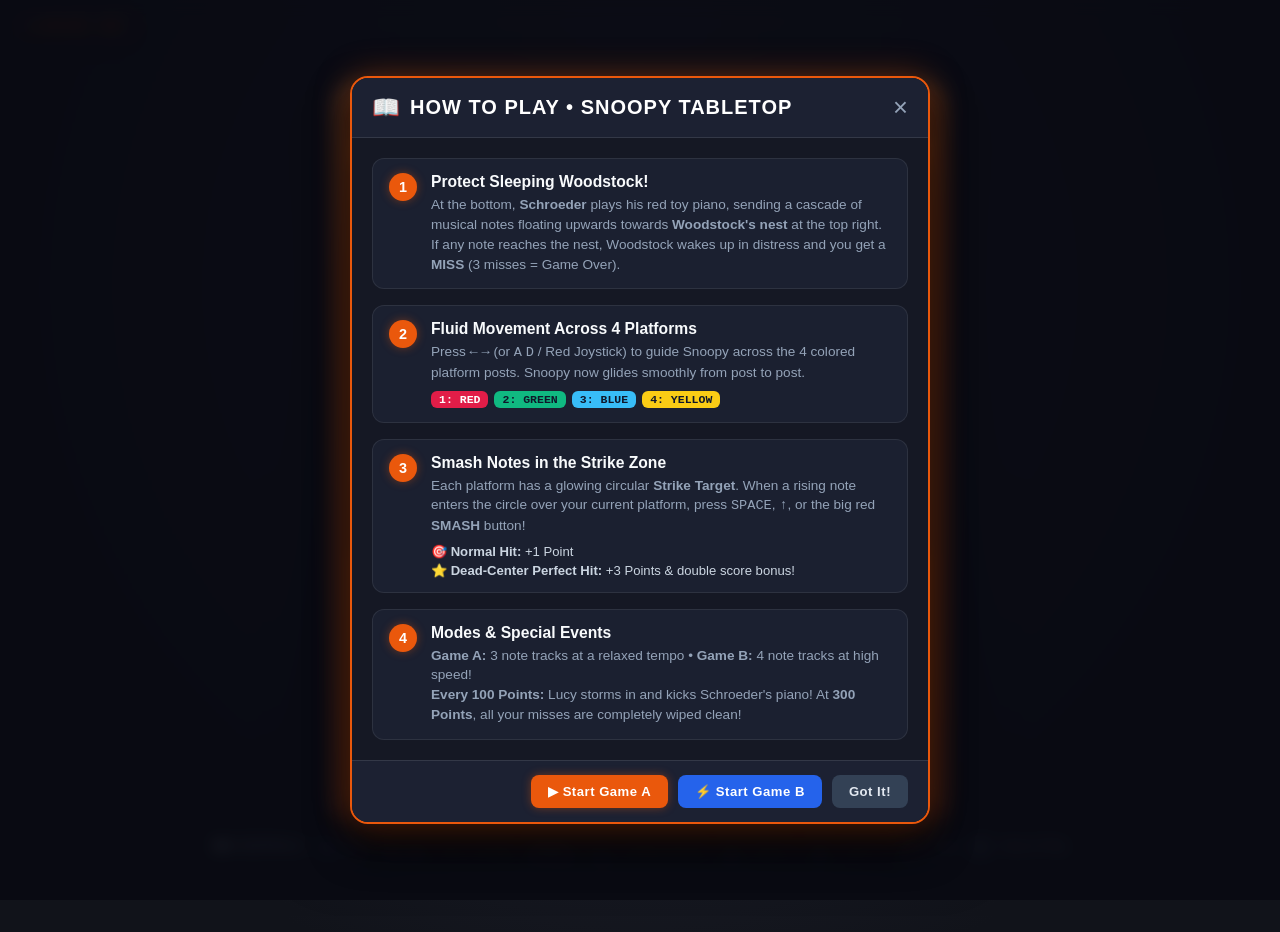
<file: games/snoopy/index.html>
<!DOCTYPE html>
<html lang="en">
<head>
  <meta charset="UTF-8">
  <meta name="viewport" content="width=device-width, initial-scale=1.0, maximum-scale=1.0, user-scalable=no">
  <title>SNOOPY Tabletop (SM-73) // Nintendo Game & Watch 1983</title>
  <meta name="description" content="Authentic web reproduction of the 1983 Nintendo Game & Watch Tabletop Snoopy (Model SM-73). Smash Schroeder's musical notes before they wake up Woodstock!">

  <!-- Favicon: Snoopy Cap -->
  <link rel="icon" href="data:image/svg+xml,<svg xmlns='http://www.w3.org/2000/svg' viewBox='0 0 100 100'><rect width='100' height='100' rx='20' fill='%23ea580c'/><ellipse cx='45' cy='50' rx='25' ry='20' fill='%23ffffff'/><circle cx='65' cy='52' r='7' fill='%23000000'/><ellipse cx='30' cy='50' rx='10' ry='16' fill='%23000000'/><path d='M25 35 Q45 20 65 35' stroke='%23e11d48' stroke-width='8' fill='%23e11d48'/></svg>">

  <link rel="stylesheet" href="css/style.css">
</head>
<body>
  <!-- Floating Back to Arcade Hub Button -->
  <a href="../../index.html" target="_top" id="arcade-hub-back-btn" title="Return to Arcade Hub" onclick="if(window.top!==window.self){window.top.postMessage('close-modal','*');return false;}">
    <span>◀</span> ARCADE HUB
  </a>

  <!-- Tabletop Arcade Cabinet -->
  <div class="cabinet-outer">
    <div class="cabinet-body">
      <!-- Upper Marquee Header -->
      <header class="cabinet-header">
        <div class="badge-gamewatch">
          <span class="gw-text">GAME & WATCH</span>
        </div>
        <div class="badge-series">
          <span class="series-red-box">TABLETOP</span>
          <span class="series-title">SNOOPY</span>
        </div>
        <div class="model-number">SM-73</div>
      </header>

      <!-- Recessed Hooded Display Screen Area -->
      <div class="screen-hood">
        <div class="hood-bezel">
          <div class="screen-inner-reflection"></div>
          <canvas id="gw-canvas" width="560" height="380"></canvas>
          <div class="lcd-scanline-fx"></div>
        </div>
      </div>

      <!-- Lower Control Panel -->
      <div class="control-panel">
        <!-- System Function Buttons -->
        <div class="sys-buttons-row">
          <button id="btn-game-a" class="sys-btn" title="Start Game A (3 Tracks)">
            <span class="btn-pip"></span>
            GAME A
          </button>
          <button id="btn-game-b" class="sys-btn" title="Start Game B (4 Tracks, Fast)">
            <span class="btn-pip"></span>
            GAME B
          </button>
          <button id="btn-how-to-play" class="sys-btn sys-btn-help" title="View Instructions & Gameplay Guide">
            <span class="btn-pip help-pip">?</span>
            HOW TO PLAY
          </button>
          <button id="btn-time" class="sys-btn" title="Display Clock Time">
            <span class="btn-pip"></span>
            TIME
          </button>
          <button id="btn-sound" class="sys-btn" title="Toggle Piezo Sound FX">
            <span class="btn-pip"></span>
            SOUND: ON
          </button>
        </div>

        <!-- Gameplay Inputs (Joystick + Smash Button) -->
        <div class="panel-inputs-row">
          <!-- Mini Joystick Controller (Left) -->
          <div class="joystick-assembly">
            <div class="joystick-base">
              <div class="dpad-cross" id="dpad-touch-zone">
                <button id="joy-left" class="joy-dir-btn left" aria-label="Move Left">◀</button>
                <div class="joy-center-stick" id="joy-stick"></div>
                <button id="joy-right" class="joy-dir-btn right" aria-label="Move Right">▶</button>
              </div>
            </div>
            <span class="input-label">MOVE</span>
          </div>

          <!-- Speaker Grille (Center) -->
          <div class="speaker-grille" title="Piezo Speaker">
            <div class="grille-hole"></div><div class="grille-hole"></div><div class="grille-hole"></div>
            <div class="grille-hole"></div><div class="grille-hole"></div><div class="grille-hole"></div>
            <div class="grille-hole"></div><div class="grille-hole"></div><div class="grille-hole"></div>
          </div>

          <!-- Action Smash Button (Right) -->
          <div class="action-btn-assembly">
            <button id="btn-smash" class="action-smash-btn" aria-label="Hit / Smash Note with Mallet">
              <span class="btn-cap"></span>
            </button>
            <span class="input-label">SMASH</span>
          </div>
        </div>
      </div>

      <!-- Cabinet Brand Decal -->
      <footer class="cabinet-footer-decal">
        <span class="nintendo-logo">Nintendo</span>
        <span class="patent-text">1983 NINTENDO CO., LTD. &bull; PEANUTS CHARACTERS &copy; 1958, 1965 UNITED FEATURE SYNDICATE, INC.</span>
      </footer>
    </div>
  </div>

  <!-- Keyboard Controls Helper Bar -->
  <div class="keyboard-legend">
    <span>⌨️ <strong>CONTROLS:</strong></span>
    <span><kbd>&larr;</kbd> <kbd>&rarr;</kbd> or <kbd>A</kbd> <kbd>D</kbd> : Move Snoopy</span>
    <span><kbd>SPACE</kbd> or <kbd>&uarr;</kbd> : Swing Hammer</span>
    <span><kbd>1</kbd> : Game A</span>
    <span><kbd>2</kbd> : Game B</span>
    <span><kbd>M</kbd> : Mute</span>
    <span><kbd>H</kbd> : How to Play</span>
  </div>

  <!-- How to Play Instructions Modal -->
  <div id="instructions-modal" class="inst-modal-backdrop hidden" role="dialog" aria-modal="true" aria-labelledby="inst-modal-title">
    <div class="inst-modal-card">
      <div class="inst-modal-header">
        <div class="inst-title-row">
          <span class="inst-icon">📖</span>
          <h2 id="inst-modal-title">HOW TO PLAY &bull; SNOOPY TABLETOP</h2>
        </div>
        <button id="inst-close-btn" class="inst-close-btn" title="Close Guide">&times;</button>
      </div>

      <div class="inst-modal-body">
        <!-- Step 1: Objective -->
        <div class="inst-step">
          <div class="step-badge">1</div>
          <div class="step-content">
            <h3>Protect Sleeping Woodstock!</h3>
            <p>At the bottom, <strong>Schroeder</strong> plays his red toy piano, sending a cascade of musical notes floating upwards towards <strong>Woodstock's nest</strong> at the top right. If any note reaches the nest, Woodstock wakes up in distress and you get a <strong>MISS</strong> (3 misses = Game Over).</p>
          </div>
        </div>

        <!-- Step 2: Movement -->
        <div class="inst-step">
          <div class="step-badge">2</div>
          <div class="step-content">
            <h3>Fluid Movement Across 4 Platforms</h3>
            <p>Press <kbd>&larr;</kbd> <kbd>&rarr;</kbd> (or <kbd>A</kbd> <kbd>D</kbd> / Red Joystick) to guide Snoopy across the 4 colored platform posts. Snoopy now glides smoothly from post to post.</p>
            <div class="platform-chips-preview">
              <span class="chip-p red">1: RED</span>
              <span class="chip-p green">2: GREEN</span>
              <span class="chip-p blue">3: BLUE</span>
              <span class="chip-p yellow">4: YELLOW</span>
            </div>
          </div>
        </div>

        <!-- Step 3: Timing the Strike -->
        <div class="inst-step">
          <div class="step-badge">3</div>
          <div class="step-content">
            <h3>Smash Notes in the Strike Zone</h3>
            <p>Each platform has a glowing circular <strong>Strike Target</strong>. When a rising note enters the circle over your current platform, press <kbd>SPACE</kbd>, <kbd>&uarr;</kbd>, or the big red <strong>SMASH</strong> button!</p>
            <ul class="inst-tips-list">
              <li>🎯 <strong>Normal Hit:</strong> +1 Point</li>
              <li>⭐ <strong>Dead-Center Perfect Hit:</strong> +3 Points & double score bonus!</li>
            </ul>
          </div>
        </div>

        <!-- Step 4: Special Events -->
        <div class="inst-step">
          <div class="step-badge">4</div>
          <div class="step-content">
            <h3>Modes & Special Events</h3>
            <p><strong>Game A:</strong> 3 note tracks at a relaxed tempo &bull; <strong>Game B:</strong> 4 note tracks at high speed!</p>
            <p><strong>Every 100 Points:</strong> Lucy storms in and kicks Schroeder's piano! At <strong>300 Points</strong>, all your misses are completely wiped clean!</p>
          </div>
        </div>
      </div>

      <div class="inst-modal-footer">
        <button id="inst-btn-start-a" class="inst-action-btn primary">▶ Start Game A</button>
        <button id="inst-btn-start-b" class="inst-action-btn secondary">⚡ Start Game B</button>
        <button id="inst-btn-dismiss" class="inst-action-btn dismiss">Got It!</button>
      </div>
    </div>
  </div>

  <script src="js/game.js"></script>
</body>
</html>
</file>
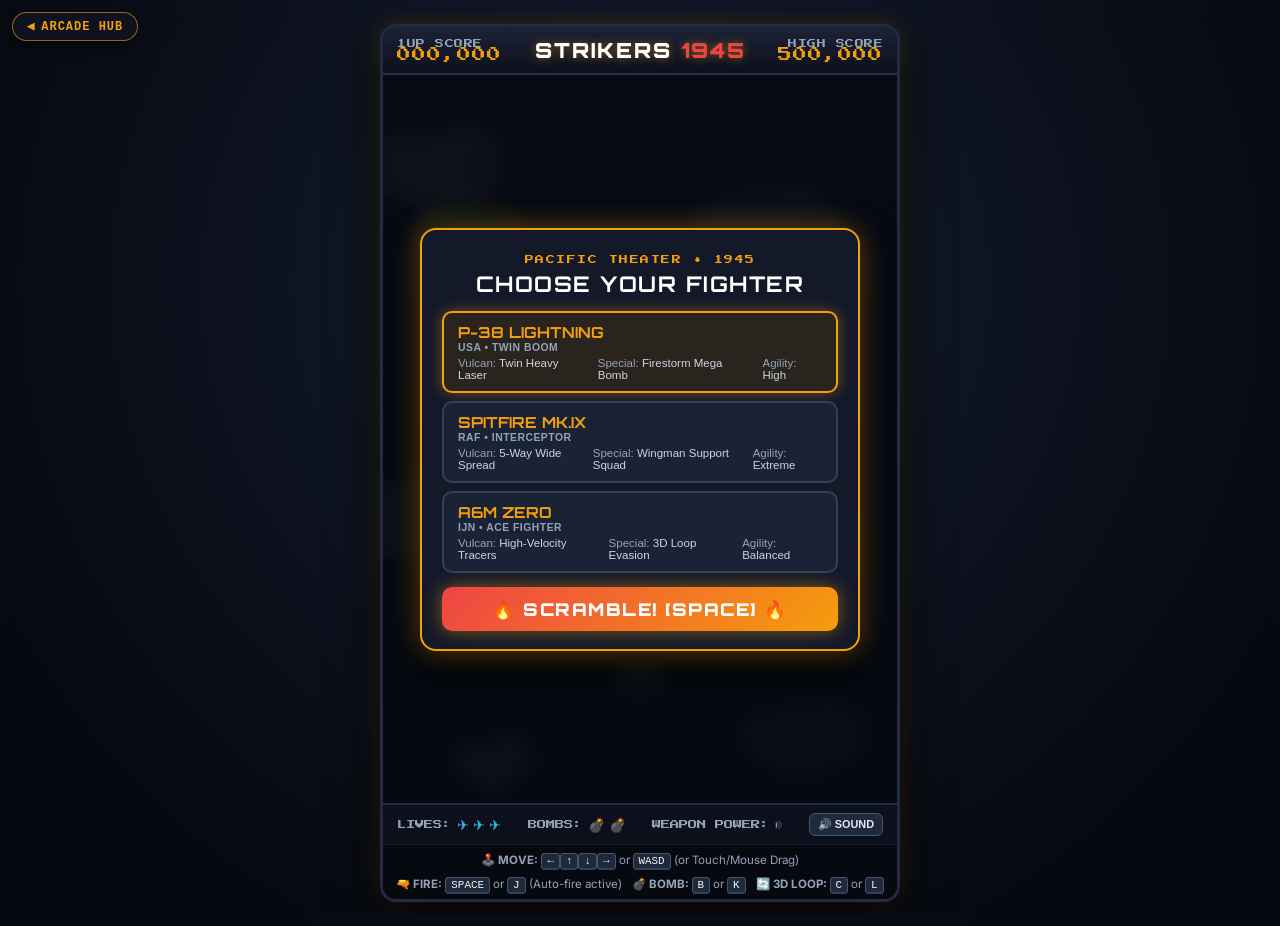
<file: games/strikers-1945/index.html>
<!DOCTYPE html>
<html lang="en">
<head>
  <meta charset="UTF-8">
  <meta name="viewport" content="width=device-width, initial-scale=1.0, maximum-scale=1.0, user-scalable=no">
  <title>STRIKERS 1945 // Modern 3D Arcade Shmup</title>
  <meta name="description" content="A modern 3D virtual space reimagining of the classic 1945 WWII arcade vertical shoot 'em up. P-38 Lightning, bullet-hell battleships, loop maneuvers, and mega bombs!">

  <!-- Favicon: Winged Star Crest -->
  <link rel="icon" href="data:image/svg+xml,<svg xmlns='http://www.w3.org/2000/svg' viewBox='0 0 100 100'><rect width='100' height='100' rx='20' fill='%230f172a'/><polygon points='50,15 62,38 88,40 68,58 74,84 50,70 26,84 32,58 12,40 38,38' fill='%23f59e0b' stroke='%23ef4444' stroke-width='4'/><circle cx='50' cy='50' r='10' fill='%23ffffff'/></svg>">

  <!-- Google Fonts -->
  <link rel="preconnect" href="https://fonts.googleapis.com">
  <link rel="preconnect" href="https://fonts.gstatic.com" crossorigin>
  <link href="https://fonts.googleapis.com/css2?family=Press+Start+2P&family=Orbitron:wght@700;900&family=Inter:wght@600;800&display=swap" rel="stylesheet">

  <link rel="stylesheet" href="css/style.css">
</head>
<body>
  <!-- Return to Arcade Hub -->
  <a href="../../index.html" target="_top" id="arcade-hub-back-btn" title="Return to Arcade Hub" onclick="if(window.top!==window.self){window.top.postMessage('close-modal','*');return false;}">
    <span>◀</span> ARCADE HUB
  </a>

  <!-- Vertical Arcade Cabinet Frame -->
  <div class="shmup-cabinet">
    <!-- Top HUD Header -->
    <header class="shmup-hud">
      <div class="hud-stat-col">
        <span class="hud-label">1UP SCORE</span>
        <span class="hud-val" id="hud-score">000,000</span>
      </div>

      <div class="hud-center-title">
        <h1 class="shmup-logo">STRIKERS <span class="logo-red">1945</span></h1>
        <div id="boss-health-container" class="boss-health-bar hidden">
          <div class="boss-label">TARGET: SUPER BATTLESHIP</div>
          <div class="boss-track">
            <div id="boss-health-fill" class="boss-fill"></div>
          </div>
        </div>
      </div>

      <div class="hud-stat-col right">
        <span class="hud-label">HIGH SCORE</span>
        <span class="hud-val" id="hud-highscore">500,000</span>
      </div>
    </header>

    <!-- Main Game Viewport (Vertical Tate Canvas) -->
    <div class="canvas-viewport" id="canvas-viewport">
      <canvas id="game-canvas" width="480" height="680"></canvas>
      <div class="crt-overlay"></div>

      <!-- Warning Boss Siren Overlay -->
      <div id="boss-warning-banner" class="boss-warning hidden">
        <div class="warning-stripes"></div>
        <div class="warning-text-wrap">
          <span class="warning-blink">⚠️ WARNING! ⚠️</span>
          <h2>A HUGE HOSTILE BATTLESHIP IS APPROACHING!</h2>
        </div>
        <div class="warning-stripes"></div>
      </div>

      <!-- Fighter Plane Selection Overlay -->
      <div id="hangar-select-overlay" class="game-overlay">
        <div class="hangar-card">
          <div class="hangar-header">
            <span class="sub-h">PACIFIC THEATER &bull; 1945</span>
            <h2>CHOOSE YOUR FIGHTER</h2>
          </div>

          <div class="planes-row">
            <!-- P-38 Lightning -->
            <button class="plane-card selected" data-plane="p38">
              <div class="plane-icon p38"></div>
              <h3>P-38 LIGHTNING</h3>
              <span class="p-country">USA &bull; TWIN BOOM</span>
              <ul class="p-specs">
                <li><span>Vulcan:</span> Twin Heavy Laser</li>
                <li><span>Special:</span> Firestorm Mega Bomb</li>
                <li><span>Agility:</span> High</li>
              </ul>
            </button>

            <!-- Spitfire -->
            <button class="plane-card" data-plane="spitfire">
              <div class="plane-icon spitfire"></div>
              <h3>SPITFIRE MK.IX</h3>
              <span class="p-country">RAF &bull; INTERCEPTOR</span>
              <ul class="p-specs">
                <li><span>Vulcan:</span> 5-Way Wide Spread</li>
                <li><span>Special:</span> Wingman Support Squad</li>
                <li><span>Agility:</span> Extreme</li>
              </ul>
            </button>

            <!-- Zero -->
            <button class="plane-card" data-plane="zero">
              <div class="plane-icon zero"></div>
              <h3>A6M ZERO</h3>
              <span class="p-country">IJN &bull; ACE FIGHTER</span>
              <ul class="p-specs">
                <li><span>Vulcan:</span> High-Velocity Tracers</li>
                <li><span>Special:</span> 3D Loop Evasion</li>
                <li><span>Agility:</span> Balanced</li>
              </ul>
            </button>
          </div>

          <button id="btn-scramble" class="btn-scramble">🔥 SCRAMBLE! [SPACE] 🔥</button>
        </div>
      </div>

      <!-- Game Over / Mission Complete Overlay -->
      <div id="game-over-overlay" class="game-overlay hidden">
        <div class="hangar-card">
          <h2 id="go-title" class="go-title">MISSION DEFEAT</h2>
          <div class="go-stats">
            <div class="go-stat-row">
              <span>FINAL SCORE:</span>
              <strong id="go-final-score">0</strong>
            </div>
            <div class="go-stat-row">
              <span>MEDALS COLLECTED:</span>
              <strong id="go-medals">0</strong>
            </div>
            <div class="go-stat-row">
              <span>FLEET DESTROYED:</span>
              <strong id="go-kills">0</strong>
            </div>
          </div>
          <button id="btn-restart" class="btn-scramble">PLAY AGAIN</button>
        </div>
      </div>
    </div>

    <!-- Bottom Dashboard: Lives, Bombs, Power Level -->
    <footer class="shmup-bottom-bar">
      <!-- Lives -->
      <div class="bottom-gauge">
        <span class="gauge-label">LIVES:</span>
        <div class="lives-icons" id="hud-lives">
          <span class="life-plane">✈</span>
          <span class="life-plane">✈</span>
          <span class="life-plane">✈</span>
        </div>
      </div>

      <!-- Bombs -->
      <div class="bottom-gauge">
        <span class="gauge-label">BOMBS:</span>
        <div class="bomb-icons" id="hud-bombs">
          <span class="bomb-badge">💣</span>
          <span class="bomb-badge">💣</span>
        </div>
      </div>

      <!-- Weapon Power -->
      <div class="bottom-gauge power-col">
        <span class="gauge-label">WEAPON POWER:</span>
        <div class="power-bar-track">
          <div id="power-bar-fill" class="power-fill" style="width: 25%;"></div>
        </div>
      </div>

      <!-- Sound Toggle -->
      <button id="btn-sound-toggle" class="btn-sound-shmup">🔊 SOUND</button>
    </footer>

    <!-- Touch Virtual Action Buttons -->
    <div class="touch-action-bar">
      <button id="vbtn-bomb" class="touch-btn bomb">💣 MEGA BOMB</button>
      <button id="vbtn-loop" class="touch-btn loop">🔄 3D LOOP</button>
    </div>

    <!-- Controls Legend -->
    <div class="shmup-legend">
      <span>🕹️ <strong>MOVE:</strong> <kbd>&larr;</kbd><kbd>&uarr;</kbd><kbd>&darr;</kbd><kbd>&rarr;</kbd> or <kbd>WASD</kbd> (or Touch/Mouse Drag)</span>
      <span>🔫 <strong>FIRE:</strong> <kbd>SPACE</kbd> or <kbd>J</kbd> (Auto-fire active)</span>
      <span>💣 <strong>BOMB:</strong> <kbd>B</kbd> or <kbd>K</kbd></span>
      <span>🔄 <strong>3D LOOP:</strong> <kbd>C</kbd> or <kbd>L</kbd></span>
    </div>
  </div>

  <script src="js/game.js"></script>
</body>
</html>
</file>
<file: css/portal.css>
/* ==========================================================================
   RETRO WEB ARCADE - Portal Stylesheet
   ========================================================================== */

:root {
  --bg-deep: #070913;
  --bg-surface: #0e1329;
  --bg-surface-elevated: #161e40;
  --bg-glass: rgba(14, 19, 41, 0.75);
  
  --cyan-neon: #00f0ff;
  --cyan-glow: rgba(0, 240, 255, 0.45);
  --pink-neon: #ff007f;
  --pink-glow: rgba(255, 0, 127, 0.45);
  --yellow-neon: #ffe600;
  --yellow-glow: rgba(255, 230, 0, 0.4);
  --green-neon: #00ff9d;
  
  --text-main: #f0f4fc;
  --text-muted: #8b9bb4;
  --text-dim: #546481;
  --border-color: rgba(0, 240, 255, 0.22);
  --border-card: rgba(255, 255, 255, 0.1);

  --font-header: 'Orbitron', -apple-system, sans-serif;
  --font-pixel: 'Press Start 2P', monospace;
  --font-body: 'Inter', -apple-system, BlinkMacSystemFont, "Segoe UI", Roboto, sans-serif;
}

* {
  box-sizing: border-box;
  margin: 0;
  padding: 0;
}

html, body {
  width: 100%;
  min-height: 100vh;
  background-color: var(--bg-deep);
  color: var(--text-main);
  font-family: var(--font-body);
  line-height: 1.5;
  overflow-x: hidden;
  -webkit-font-smoothing: antialiased;
}

/* ==========================================================================
   Ambient Cyber Background & Grid Horizon
   ========================================================================== */
.cyber-bg {
  position: fixed;
  top: 0;
  left: 0;
  width: 100vw;
  height: 100vh;
  pointer-events: none;
  z-index: 0;
  overflow: hidden;
  background: radial-gradient(circle at 50% 15%, rgba(30, 22, 70, 0.65) 0%, rgba(7, 9, 19, 0.95) 75%);
}

.stars-layer {
  position: absolute;
  inset: 0;
  background-image: 
    radial-gradient(1px 1px at 20px 30px, #ffffff, rgba(0,0,0,0)),
    radial-gradient(1px 1px at 80px 140px, #00f0ff, rgba(0,0,0,0)),
    radial-gradient(1.5px 1.5px at 150px 70px, #ff007f, rgba(0,0,0,0)),
    radial-gradient(1px 1px at 230px 220px, #ffe600, rgba(0,0,0,0)),
    radial-gradient(1.5px 1.5px at 310px 110px, #ffffff, rgba(0,0,0,0)),
    radial-gradient(1px 1px at 450px 280px, #00f0ff, rgba(0,0,0,0));
  background-repeat: repeat;
  background-size: 500px 500px;
  opacity: 0.55;
}

.grid-horizon {
  position: absolute;
  bottom: 0;
  left: 0;
  width: 100%;
  height: 38vh;
  background: 
    linear-gradient(to bottom, transparent 0%, rgba(0, 240, 255, 0.1) 100%),
    linear-gradient(rgba(0, 240, 255, 0.22) 1px, transparent 1px),
    linear-gradient(90deg, rgba(0, 240, 255, 0.22) 1px, transparent 1px);
  background-size: 100% 100%, 45px 45px, 45px 45px;
  perspective: 400px;
  transform: perspective(300px) rotateX(48deg);
  transform-origin: bottom center;
  opacity: 0.35;
  mask-image: linear-gradient(to top, rgba(0,0,0,1) 30%, transparent 100%);
  -webkit-mask-image: linear-gradient(to top, rgba(0,0,0,1) 30%, transparent 100%);
}

/* ==========================================================================
   Arcade Container Shell
   ========================================================================== */
.arcade-shell {
  position: relative;
  z-index: 1;
  max-width: 1240px;
  margin: 0 auto;
  padding: 24px 20px 60px;
  display: flex;
  flex-direction: column;
  gap: 32px;
}

/* ==========================================================================
   Marquee Banner Header
   ========================================================================== */
.arcade-marquee {
  background: var(--bg-surface);
  border: 1px solid var(--border-color);
  border-radius: 16px;
  box-shadow: 0 8px 32px rgba(0, 0, 0, 0.6), 0 0 20px rgba(0, 240, 255, 0.15);
  overflow: hidden;
  position: relative;
}

.marquee-decor-stripes {
  display: flex;
  height: 5px;
  width: 100%;
}
.m-stripe { flex: 1; height: 100%; }
.m-stripe.cyan { background: var(--cyan-neon); }
.m-stripe.magenta { background: var(--pink-neon); }
.m-stripe.yellow { background: var(--yellow-neon); }
.m-stripe.green { background: var(--green-neon); }

.marquee-content {
  padding: 28px 32px;
  display: flex;
  align-items: center;
  justify-content: space-between;
  gap: 24px;
  flex-wrap: wrap;
}

.brand-badge {
  display: inline-flex;
  align-items: center;
  gap: 8px;
  background: rgba(0, 240, 255, 0.12);
  border: 1px solid rgba(0, 240, 255, 0.4);
  color: var(--cyan-neon);
  font-family: var(--font-header);
  font-size: 11px;
  font-weight: 800;
  letter-spacing: 2px;
  padding: 4px 10px;
  border-radius: 20px;
  margin-bottom: 8px;
}

.blink-dot {
  width: 8px;
  height: 8px;
  background-color: var(--green-neon);
  border-radius: 50%;
  box-shadow: 0 0 8px var(--green-neon);
  animation: blinkAnim 1.6s infinite ease-in-out;
}

@keyframes blinkAnim {
  0%, 100% { opacity: 1; transform: scale(1); }
  50% { opacity: 0.3; transform: scale(0.7); }
}

.portal-title {
  font-family: var(--font-header);
  font-size: clamp(2rem, 4.5vw, 3.2rem);
  font-weight: 900;
  letter-spacing: 4px;
  line-height: 1.1;
  text-transform: uppercase;
}

.glow-cyan {
  color: var(--cyan-neon);
  text-shadow: 0 0 16px var(--cyan-glow);
}
.glow-white {
  color: #ffffff;
  text-shadow: 0 0 12px rgba(255, 255, 255, 0.6);
}
.glow-pink {
  color: var(--pink-neon);
  text-shadow: 0 0 16px var(--pink-glow);
}

.portal-tagline {
  color: var(--text-muted);
  font-size: 0.95rem;
  margin-top: 6px;
  font-weight: 500;
}

.marquee-stats {
  display: flex;
  align-items: center;
  gap: 16px;
  flex-wrap: wrap;
}

.stat-chip {
  background: var(--bg-surface-elevated);
  border: 1px solid rgba(255, 255, 255, 0.12);
  padding: 10px 18px;
  border-radius: 12px;
  display: flex;
  flex-direction: column;
  align-items: center;
  min-width: 85px;
}

.stat-number {
  font-family: var(--font-header);
  font-size: 1.4rem;
  font-weight: 800;
  color: var(--yellow-neon);
  text-shadow: 0 0 10px var(--yellow-glow);
  line-height: 1;
}

.stat-label {
  font-size: 0.72rem;
  color: var(--text-muted);
  letter-spacing: 1.5px;
  font-weight: 700;
  margin-top: 4px;
}

.btn-marquee {
  background: linear-gradient(135deg, rgba(255, 0, 127, 0.25) 0%, rgba(0, 240, 255, 0.25) 100%);
  border: 1px solid var(--cyan-neon);
  color: #ffffff;
  padding: 12px 20px;
  border-radius: 12px;
  font-family: var(--font-header);
  font-size: 0.85rem;
  font-weight: 800;
  letter-spacing: 1.5px;
  cursor: pointer;
  display: inline-flex;
  align-items: center;
  gap: 8px;
  box-shadow: 0 0 16px rgba(0, 240, 255, 0.25);
  transition: all 0.2s ease;
}

.btn-marquee:hover {
  transform: translateY(-2px);
  background: linear-gradient(135deg, rgba(255, 0, 127, 0.45) 0%, rgba(0, 240, 255, 0.45) 100%);
  box-shadow: 0 0 24px var(--cyan-glow);
}

/* ==========================================================================
   Toolbar: Search & Category Filters
   ========================================================================== */
.hub-toolbar {
  display: flex;
  justify-content: space-between;
  align-items: center;
  gap: 16px;
  flex-wrap: wrap;
  background: var(--bg-glass);
  padding: 12px 18px;
  border-radius: 14px;
  border: 1px solid var(--border-card);
  backdrop-filter: blur(12px);
}

.filter-pills {
  display: flex;
  align-items: center;
  gap: 8px;
  flex-wrap: wrap;
}

.filter-pill {
  background: var(--bg-surface);
  border: 1px solid rgba(255, 255, 255, 0.12);
  color: var(--text-muted);
  font-family: var(--font-body);
  font-size: 0.85rem;
  font-weight: 600;
  padding: 8px 16px;
  border-radius: 30px;
  cursor: pointer;
  transition: all 0.2s ease;
  display: inline-flex;
  align-items: center;
  gap: 6px;
}

.filter-pill:hover {
  color: #fff;
  border-color: rgba(0, 240, 255, 0.4);
}

.filter-pill.active {
  background: rgba(0, 240, 255, 0.15);
  border-color: var(--cyan-neon);
  color: var(--cyan-neon);
  box-shadow: 0 0 12px var(--cyan-glow);
}

.pill-count {
  font-size: 0.72rem;
  background: rgba(255, 255, 255, 0.12);
  color: inherit;
  padding: 2px 7px;
  border-radius: 10px;
}

.filter-pill.active .pill-count {
  background: var(--cyan-neon);
  color: #050814;
}

.search-box {
  position: relative;
  min-width: 280px;
  flex: 1;
  max-width: 400px;
}

.search-icon {
  position: absolute;
  left: 14px;
  top: 50%;
  transform: translateY(-50%);
  color: var(--text-dim);
  font-size: 0.9rem;
  pointer-events: none;
}

.search-box input {
  width: 100%;
  background: var(--bg-surface);
  border: 1px solid rgba(255, 255, 255, 0.14);
  border-radius: 30px;
  padding: 9px 36px 9px 38px;
  color: var(--text-main);
  font-family: var(--font-body);
  font-size: 0.88rem;
  transition: all 0.2s ease;
}

.search-box input:focus {
  outline: none;
  border-color: var(--cyan-neon);
  box-shadow: 0 0 14px var(--cyan-glow);
  background: var(--bg-surface-elevated);
}

.search-clear-btn {
  position: absolute;
  right: 12px;
  top: 50%;
  transform: translateY(-50%);
  background: none;
  border: none;
  color: var(--text-dim);
  font-size: 1.2rem;
  cursor: pointer;
  display: none;
}

.search-clear-btn.visible {
  display: block;
}

/* ==========================================================================
   Games Grid Showcase
   ========================================================================== */
.games-grid {
  display: grid;
  grid-template-columns: repeat(auto-fill, minmax(360px, 1fr));
  gap: 28px;
}

.game-card {
  background: var(--bg-surface);
  border: 1px solid var(--border-card);
  border-radius: 18px;
  overflow: hidden;
  box-shadow: 0 10px 30px rgba(0, 0, 0, 0.5);
  display: flex;
  flex-direction: column;
  transition: transform 0.25s cubic-bezier(0.2, 0.8, 0.2, 1), border-color 0.25s, box-shadow 0.25s;
  position: relative;
}

.game-card:hover {
  transform: translateY(-6px);
  border-color: var(--cyan-neon);
  box-shadow: 0 16px 40px rgba(0, 0, 0, 0.7), 0 0 24px rgba(0, 240, 255, 0.2);
}

/* Cover Art Banner */
.card-media {
  position: relative;
  width: 100%;
  height: 220px;
  overflow: hidden;
  background: #000;
}

.card-cover-img {
  width: 100%;
  height: 100%;
  object-fit: cover;
  transition: transform 0.4s ease;
}

.game-card:hover .card-cover-img {
  transform: scale(1.05);
}

.card-overlay-badges {
  position: absolute;
  top: 12px;
  left: 12px;
  display: flex;
  gap: 8px;
  z-index: 2;
}

.badge-pill {
  font-family: var(--font-header);
  font-size: 0.7rem;
  font-weight: 800;
  letter-spacing: 1px;
  padding: 4px 10px;
  border-radius: 12px;
  backdrop-filter: blur(8px);
  text-transform: uppercase;
}

.badge-pill.shooter {
  background: rgba(239, 68, 68, 0.92);
  color: #ffffff;
}

.badge-pill.sports {
  background: rgba(249, 115, 22, 0.92);
  color: #ffffff;
}

.badge-pill.arcade {
  background: rgba(0, 240, 255, 0.85);
  color: #050814;
}

.badge-pill.platformer {
  background: rgba(255, 0, 127, 0.85);
  color: #ffffff;
}

.badge-pill.puzzle {
  background: rgba(255, 230, 0, 0.88);
  color: #050814;
}

.card-era-badge {
  position: absolute;
  top: 12px;
  right: 12px;
  background: rgba(14, 19, 41, 0.85);
  border: 1px solid rgba(255, 255, 255, 0.2);
  color: #fff;
  font-family: var(--font-pixel);
  font-size: 0.65rem;
  padding: 4px 8px;
  border-radius: 6px;
  backdrop-filter: blur(6px);
  z-index: 2;
}

/* Card Content Area */
.card-body {
  padding: 22px;
  display: flex;
  flex-direction: column;
  flex: 1;
  gap: 14px;
}

.card-header-row {
  display: flex;
  justify-content: space-between;
  align-items: flex-start;
  gap: 12px;
}

.game-title {
  font-family: var(--font-header);
  font-size: 1.35rem;
  font-weight: 800;
  color: #ffffff;
  letter-spacing: 0.8px;
  line-height: 1.25;
}

.game-card:hover .game-title {
  color: var(--cyan-neon);
}

.game-tagline {
  font-size: 0.9rem;
  color: var(--text-muted);
  line-height: 1.45;
}

/* Feature tags / Specs chips */
.card-specs-row {
  display: flex;
  flex-wrap: wrap;
  gap: 6px;
}

.spec-chip {
  font-size: 0.72rem;
  background: var(--bg-surface-elevated);
  border: 1px solid rgba(255, 255, 255, 0.08);
  color: var(--text-muted);
  padding: 3px 9px;
  border-radius: 6px;
  font-weight: 600;
}

.card-controls-snippet {
  background: rgba(0, 0, 0, 0.25);
  border-left: 2px solid var(--cyan-neon);
  padding: 8px 12px;
  border-radius: 0 6px 6px 0;
  font-size: 0.78rem;
  color: var(--text-muted);
}

.card-controls-snippet strong {
  color: var(--cyan-neon);
  font-family: var(--font-header);
  font-size: 0.72rem;
  letter-spacing: 1px;
}

/* Action Buttons */
.card-actions-row {
  display: grid;
  grid-template-columns: 1fr 1fr auto;
  gap: 10px;
  margin-top: auto;
  padding-top: 10px;
}

.btn-action {
  font-family: var(--font-header);
  font-size: 0.8rem;
  font-weight: 800;
  letter-spacing: 1px;
  padding: 11px 14px;
  border-radius: 10px;
  border: 1px solid transparent;
  cursor: pointer;
  display: inline-flex;
  align-items: center;
  justify-content: center;
  gap: 6px;
  text-decoration: none;
  transition: all 0.2s ease;
  user-select: none;
}

.btn-action.primary {
  background: var(--cyan-neon);
  color: #050814;
  box-shadow: 0 0 14px var(--cyan-glow);
}

.btn-action.primary:hover {
  background: #5ef5ff;
  box-shadow: 0 0 20px var(--cyan-glow);
  transform: translateY(-2px);
}

.btn-action.secondary {
  background: var(--bg-surface-elevated);
  border-color: rgba(255, 255, 255, 0.16);
  color: var(--text-main);
}

.btn-action.secondary:hover {
  border-color: var(--cyan-neon);
  color: var(--cyan-neon);
  background: rgba(0, 240, 255, 0.1);
  transform: translateY(-2px);
}

.btn-action.icon-only {
  padding: 10px 12px;
  font-size: 1rem;
}

/* ==========================================================================
   Empty Search State
   ========================================================================== */
.no-results {
  text-align: center;
  padding: 60px 20px;
  background: var(--bg-surface);
  border-radius: 16px;
  border: 1px dashed rgba(255, 255, 255, 0.15);
  display: flex;
  flex-direction: column;
  align-items: center;
  gap: 16px;
}

.no-results.hidden {
  display: none;
}

.empty-icon {
  font-size: 3.5rem;
}

.no-results h3 {
  font-family: var(--font-header);
  font-size: 1.4rem;
  letter-spacing: 2px;
  color: var(--pink-neon);
}

.no-results p {
  color: var(--text-muted);
  max-width: 400px;
}

/* ==========================================================================
   Theater Modal (Embedded Arcade Cabinet Viewport)
   ========================================================================== */
.modal-backdrop {
  position: fixed;
  inset: 0;
  z-index: 100000;
  background: rgba(3, 5, 12, 0.88);
  backdrop-filter: blur(10px);
  display: flex;
  align-items: center;
  justify-content: center;
  padding: 20px;
  opacity: 1;
  transition: opacity 0.25s ease;
}

.modal-backdrop.hidden {
  display: none;
  opacity: 0;
  pointer-events: none;
}

.modal-cabinet {
  background: #090c1a;
  border: 2px solid var(--cyan-neon);
  box-shadow: 0 0 50px rgba(0, 240, 255, 0.35), 0 25px 50px rgba(0, 0, 0, 0.9);
  border-radius: 16px;
  width: 95vw;
  max-width: 1200px;
  height: 90vh;
  max-height: 840px;
  display: flex;
  flex-direction: column;
  overflow: hidden;
  position: relative;
  animation: modalScaleUp 0.2s cubic-bezier(0.16, 1, 0.3, 1);
}

@keyframes modalScaleUp {
  from { transform: scale(0.95); opacity: 0; }
  to { transform: scale(1); opacity: 1; }
}

.cabinet-marquee-header {
  background: #111732;
  border-bottom: 2px solid rgba(0, 240, 255, 0.3);
  padding: 12px 20px;
  display: flex;
  align-items: center;
  justify-content: space-between;
  gap: 16px;
  flex-shrink: 0;
}

.modal-title-wrap {
  display: flex;
  align-items: center;
  gap: 12px;
}

.cabinet-led {
  color: var(--green-neon);
  font-size: 1rem;
  animation: blinkAnim 1s infinite alternate;
}

.modal-title-wrap h2 {
  font-family: var(--font-header);
  font-size: 1.15rem;
  font-weight: 800;
  letter-spacing: 1.5px;
  color: #fff;
}

.modal-category-badge {
  font-size: 0.7rem;
  background: rgba(0, 240, 255, 0.15);
  color: var(--cyan-neon);
  border: 1px solid var(--cyan-neon);
  padding: 2px 8px;
  border-radius: 10px;
  font-weight: 700;
  letter-spacing: 1px;
}

.modal-actions {
  display: flex;
  align-items: center;
  gap: 8px;
}

.cabinet-ctrl-btn {
  background: var(--bg-surface-elevated);
  border: 1px solid rgba(255, 255, 255, 0.16);
  color: var(--text-main);
  font-family: var(--font-header);
  font-size: 0.75rem;
  font-weight: 700;
  padding: 8px 14px;
  border-radius: 8px;
  cursor: pointer;
  transition: all 0.2s ease;
}

.cabinet-ctrl-btn:hover {
  background: rgba(0, 240, 255, 0.18);
  border-color: var(--cyan-neon);
  color: var(--cyan-neon);
}

.cabinet-ctrl-btn.close-btn {
  background: rgba(255, 0, 127, 0.15);
  border-color: var(--pink-neon);
  color: var(--pink-neon);
}

.cabinet-ctrl-btn.close-btn:hover {
  background: var(--pink-neon);
  color: #fff;
  box-shadow: 0 0 14px var(--pink-glow);
}

.cabinet-screen-container {
  flex: 1;
  width: 100%;
  height: 100%;
  background: #000;
  position: relative;
  overflow: hidden;
}

.cabinet-screen-container iframe {
  width: 100%;
  height: 100%;
  border: none;
  display: block;
}

/* Scanlines overlay on cabinet screen */
.cabinet-screen-container .crt-scanlines {
  position: absolute;
  inset: 0;
  pointer-events: none;
  background: linear-gradient(rgba(18, 16, 16, 0) 50%, rgba(0, 0, 0, 0.25) 50%);
  background-size: 100% 4px;
  z-index: 10;
  opacity: 0.6;
}

/* ==========================================================================
   Info & Controls Modal
   ========================================================================== */
.info-card-modal {
  background: var(--bg-surface);
  border: 1px solid var(--cyan-neon);
  box-shadow: 0 0 40px rgba(0, 240, 255, 0.25), 0 20px 40px rgba(0, 0, 0, 0.8);
  border-radius: 16px;
  width: 90vw;
  max-width: 680px;
  max-height: 85vh;
  overflow-y: auto;
  display: flex;
  flex-direction: column;
  animation: modalScaleUp 0.2s cubic-bezier(0.16, 1, 0.3, 1);
}

.info-modal-header {
  background: var(--bg-surface-elevated);
  padding: 20px 24px;
  border-bottom: 1px solid var(--border-card);
  display: flex;
  align-items: center;
  justify-content: space-between;
}

.info-tag {
  font-family: var(--font-pixel);
  font-size: 0.65rem;
  color: var(--yellow-neon);
  margin-bottom: 4px;
  display: block;
}

.info-modal-header h2 {
  font-family: var(--font-header);
  font-size: 1.3rem;
  color: #fff;
  letter-spacing: 1px;
}

.info-modal-body {
  padding: 24px;
  display: flex;
  flex-direction: column;
  gap: 20px;
  font-size: 0.92rem;
  color: var(--text-muted);
}

.info-section h4 {
  font-family: var(--font-header);
  font-size: 0.85rem;
  color: var(--cyan-neon);
  letter-spacing: 1px;
  margin-bottom: 8px;
  text-transform: uppercase;
}

.info-table {
  width: 100%;
  border-collapse: collapse;
  font-size: 0.85rem;
}

.info-table td {
  padding: 8px 12px;
  border-bottom: 1px solid rgba(255, 255, 255, 0.06);
}

.info-table td.key-col {
  color: var(--yellow-neon);
  font-family: var(--font-pixel);
  font-size: 0.72rem;
  width: 42%;
}

.info-modal-footer {
  padding: 18px 24px;
  background: var(--bg-surface-elevated);
  border-top: 1px solid var(--border-card);
  display: flex;
  justify-content: flex-end;
  gap: 12px;
}

/* ==========================================================================
   Footer
   ========================================================================== */
.arcade-footer {
  margin-top: 20px;
  display: flex;
  flex-direction: column;
  gap: 20px;
}

.footer-card {
  background: var(--bg-glass);
  border: 1px solid var(--border-card);
  border-radius: 16px;
  padding: 24px 28px;
  display: grid;
  grid-template-columns: repeat(auto-fit, minmax(260px, 1fr));
  gap: 24px;
  backdrop-filter: blur(8px);
}

.footer-section h4 {
  font-family: var(--font-header);
  font-size: 0.92rem;
  color: var(--cyan-neon);
  letter-spacing: 1px;
  margin-bottom: 8px;
}

.footer-section p {
  font-size: 0.84rem;
  color: var(--text-muted);
  line-height: 1.5;
}

.footer-section code {
  background: rgba(0, 0, 0, 0.4);
  color: var(--yellow-neon);
  padding: 2px 6px;
  border-radius: 4px;
  font-size: 0.8rem;
}

.footer-bottom {
  text-align: center;
  font-size: 0.8rem;
  color: var(--text-dim);
  padding-bottom: 10px;
}

/* ==========================================================================
   Responsive Adaptations
   ========================================================================== */
@media (max-width: 768px) {
  .arcade-shell {
    padding: 16px 12px 40px;
    gap: 20px;
  }

  .marquee-content {
    padding: 20px 16px;
    flex-direction: column;
    align-items: flex-start;
  }

  .marquee-stats {
    width: 100%;
    justify-content: space-between;
  }

  .games-grid {
    grid-template-columns: 1fr;
  }

  .hub-toolbar {
    flex-direction: column;
    align-items: stretch;
  }

  .search-box {
    max-width: 100%;
    min-width: 100%;
  }

  .modal-cabinet {
    width: 100vw;
    height: 100vh;
    max-height: 100vh;
    border-radius: 0;
    border: none;
  }

  .cabinet-marquee-header {
    padding: 10px 12px;
  }

  .modal-title-wrap h2 {
    font-size: 0.95rem;
  }

  .card-actions-row {
    grid-template-columns: 1fr 1fr;
  }

  .card-actions-row .btn-action.icon-only {
    grid-column: span 2;
  }
}
</file>
<file: games/jet-set-willy-agy/style.css>
/* Jet Set Willy - Retro ZX Spectrum Arcade Styling */

:root {
    --spec-black: #000000;
    --spec-blue: #0022ea;
    --spec-red: #d62200;
    --spec-magenta: #d622ea;
    --spec-green: #00cc00;
    --spec-cyan: #00ccea;
    --spec-yellow: #d6cc00;
    --spec-white: #d6ccea;
    --bg-dark: #0a0a10;
    --card-bg: #141420;
    --border-grey: #2a2a3c;
    --accent: #00ccea;
}

* {
    box-sizing: border-box;
    margin: 0;
    padding: 0;
    user-select: none;
    -webkit-user-select: none;
}

body {
    background-color: var(--bg-dark);
    color: var(--spec-white);
    font-family: 'Courier New', Courier, monospace, sans-serif;
    min-height: 100vh;
    display: flex;
    flex-direction: column;
    align-items: center;
    overflow-x: hidden;
    padding: 8px;
}

#app {
    width: 100%;
    max-width: 900px;
    display: flex;
    flex-direction: column;
    align-items: center;
    gap: 12px;
}

/* Header */
.game-header {
    width: 100%;
    background: var(--card-bg);
    border: 2px solid var(--border-grey);
    border-radius: 8px;
    padding: 10px 16px;
    display: flex;
    flex-wrap: wrap;
    justify-content: space-between;
    align-items: center;
    position: relative;
    box-shadow: 0 4px 15px rgba(0, 0, 0, 0.6);
}

.spectrum-stripes {
    position: absolute;
    top: 0;
    left: 0;
    right: 0;
    height: 4px;
    display: flex;
    border-top-left-radius: 6px;
    border-top-right-radius: 6px;
    overflow: hidden;
}

.stripe {
    flex: 1;
    height: 100%;
}
.stripe.red { background: var(--spec-red); }
.stripe.yellow { background: var(--spec-yellow); }
.stripe.green { background: var(--spec-green); }
.stripe.cyan { background: var(--spec-cyan); }
.stripe.magenta { background: var(--spec-magenta); }

.title-container {
    display: flex;
    flex-direction: column;
}

.game-title {
    font-size: 1.8rem;
    font-weight: 900;
    letter-spacing: 2px;
    color: var(--spec-yellow);
    text-shadow: 2px 2px 0 var(--spec-red), 4px 4px 0 #000;
}

.sub-title {
    font-size: 0.75rem;
    letter-spacing: 1px;
    color: var(--spec-cyan);
}

.quick-links {
    display: flex;
    gap: 8px;
}

/* Arcade Cabinet Screen */
.arcade-cabinet {
    width: 100%;
    display: flex;
    flex-direction: column;
    align-items: center;
    gap: 12px;
}

.screen-frame {
    position: relative;
    background: #000;
    padding: 24px;
    border-radius: 12px;
    border: 4px solid #333;
    box-shadow: 0 0 30px rgba(0, 204, 234, 0.2), inset 0 0 20px #000;
    display: flex;
    flex-direction: column;
    align-items: center;
    width: 100%;
    max-width: 680px;
}

.screen-border {
    position: relative;
    border: 24px solid rgb(0, 0, 0);
    border-radius: 4px;
    background: #000;
    display: flex;
    justify-content: center;
    align-items: center;
    width: 100%;
    aspect-ratio: 4 / 3;
    overflow: hidden;
    transition: border-color 0.15s ease;
}

canvas#gameCanvas {
    width: 100%;
    height: 100%;
    image-rendering: -moz-crisp-edges;
    image-rendering: -webkit-crisp-edges;
    image-rendering: pixelated;
    image-rendering: crisp-edges;
    display: block;
    background: #000;
}

/* CRT Scanline Effect */
.screen-frame.crt-effect .crt-scanlines {
    position: absolute;
    top: 0;
    left: 0;
    width: 100%;
    height: 100%;
    pointer-events: none;
    background: linear-gradient(rgba(18, 16, 16, 0) 50%, rgba(0, 0, 0, 0.35) 50%),
                radial-gradient(circle at center, transparent 70%, rgba(0, 0, 0, 0.4) 100%);
    background-size: 100% 4px, 100% 100%;
    z-index: 2;
}

/* On-Screen Touch Controls */
.touch-controls {
    display: none;
    width: 100%;
    justify-content: space-between;
    margin-top: 14px;
    padding: 0 10px;
}

@media (max-width: 768px), (pointer: coarse) {
    .touch-controls {
        display: flex;
    }
}

.dpad, .action-pad {
    display: flex;
    gap: 12px;
}

.touch-btn {
    width: 64px;
    height: 64px;
    background: #222;
    border: 3px solid var(--spec-cyan);
    color: var(--spec-yellow);
    font-size: 1.5rem;
    font-weight: bold;
    border-radius: 12px;
    display: flex;
    align-items: center;
    justify-content: center;
    box-shadow: 0 4px 8px rgba(0,0,0,0.6);
    cursor: pointer;
    touch-action: manipulation;
}

.touch-btn:active, .touch-btn.active {
    background: var(--spec-cyan);
    color: #000;
    transform: translateY(2px);
}

.touch-btn-jump {
    width: 80px;
    background: #331111;
    border-color: var(--spec-red);
    color: var(--spec-white);
    font-size: 1rem;
}
.touch-btn-jump:active, .touch-btn-jump.active {
    background: var(--spec-red);
}

.touch-btn-start {
    width: 64px;
    height: 48px;
    font-size: 0.75rem;
    align-self: flex-end;
    border-color: var(--spec-green);
    color: var(--spec-green);
}
.touch-btn-start:active, .touch-btn-start.active {
    background: var(--spec-green);
    color: #000;
}

/* Dashboard Controls */
.control-dashboard {
    width: 100%;
    background: var(--card-bg);
    border: 2px solid var(--border-grey);
    border-radius: 8px;
    padding: 12px;
    display: flex;
    flex-wrap: wrap;
    gap: 14px;
    justify-content: center;
    box-shadow: 0 4px 15px rgba(0,0,0,0.5);
}

.control-group {
    display: flex;
    flex-wrap: wrap;
    align-items: center;
    gap: 8px;
    background: rgba(0, 0, 0, 0.3);
    padding: 8px 12px;
    border-radius: 6px;
    border: 1px solid var(--border-grey);
}

.control-label {
    font-size: 0.8rem;
    color: var(--spec-cyan);
    font-weight: bold;
}

.btn-retro {
    background: #1c1c28;
    color: var(--spec-yellow);
    border: 2px solid var(--spec-yellow);
    border-radius: 4px;
    padding: 6px 12px;
    font-family: inherit;
    font-size: 0.85rem;
    font-weight: bold;
    cursor: pointer;
    transition: all 0.15s ease;
}

.btn-retro:hover {
    background: var(--spec-yellow);
    color: #000;
}

.btn-retro.off {
    border-color: #666;
    color: #888;
}

.btn-retro.active {
    background: var(--spec-magenta);
    color: #fff;
    border-color: #fff;
}

.retro-select {
    background: #111;
    color: var(--spec-white);
    border: 1px solid var(--spec-cyan);
    border-radius: 4px;
    padding: 6px 10px;
    font-family: inherit;
    font-size: 0.85rem;
    cursor: pointer;
}

.retro-slider {
    width: 80px;
    accent-color: var(--spec-cyan);
    cursor: pointer;
}

.checkbox-container {
    display: flex;
    align-items: center;
    gap: 6px;
    cursor: pointer;
}

.volume-container {
    display: flex;
    align-items: center;
    gap: 6px;
}

/* Footer */
.game-footer {
    width: 100%;
    text-align: center;
    padding: 10px;
    font-size: 0.8rem;
    color: #888;
    display: flex;
    flex-direction: column;
    gap: 4px;
}

.keys-legend {
    color: var(--spec-white);
}

/* Modal */
.modal-backdrop {
    position: fixed;
    top: 0;
    left: 0;
    width: 100vw;
    height: 100vh;
    background: rgba(0, 0, 0, 0.85);
    display: flex;
    align-items: center;
    justify-content: center;
    z-index: 1000;
    padding: 16px;
}

.modal-card {
    background: var(--card-bg);
    border: 3px solid var(--spec-yellow);
    border-radius: 8px;
    max-width: 600px;
    width: 100%;
    max-height: 90vh;
    display: flex;
    flex-direction: column;
    box-shadow: 0 0 30px rgba(214, 204, 0, 0.3);
}

.modal-header {
    background: #202030;
    padding: 12px 16px;
    border-bottom: 2px solid var(--spec-yellow);
    display: flex;
    justify-content: space-between;
    align-items: center;
}

.modal-header h2 {
    font-size: 1.1rem;
    color: var(--spec-yellow);
    letter-spacing: 1px;
}

.modal-close {
    background: none;
    border: none;
    color: var(--spec-red);
    font-size: 1.6rem;
    font-weight: bold;
    cursor: pointer;
}

.modal-body {
    padding: 16px;
    overflow-y: auto;
    display: flex;
    flex-direction: column;
    gap: 12px;
    font-size: 0.85rem;
    line-height: 1.5;
}

.modal-body h3 {
    color: var(--spec-cyan);
    font-size: 0.95rem;
    border-bottom: 1px dashed var(--border-grey);
    padding-bottom: 4px;
}

.modal-body ul {
    padding-left: 20px;
    display: flex;
    flex-direction: column;
    gap: 6px;
}

.help-table {
    width: 100%;
    border-collapse: collapse;
    margin-top: 6px;
}

.help-table th, .help-table td {
    border: 1px solid var(--border-grey);
    padding: 6px 8px;
    text-align: left;
}

.help-table th {
    background: #1f1f2e;
    color: var(--spec-yellow);
}

/* Toast */
.toast {
    position: fixed;
    bottom: 24px;
    left: 50%;
    transform: translateX(-50%) translateY(100px);
    background: var(--spec-yellow);
    color: #000;
    font-weight: bold;
    padding: 10px 20px;
    border-radius: 6px;
    border: 2px solid #fff;
    box-shadow: 0 4px 15px rgba(0,0,0,0.7);
    transition: transform 0.3s ease;
    z-index: 2000;
    pointer-events: none;
}

.toast.show {
    transform: translateX(-50%) translateY(0);
}
</file>
<file: games/nba-jam/css/style.css>
/* ==========================================================================
   NBA JAM: TOURNAMENT EDITION (1994 Arcade)
   Midway Arcade Cabinet Styling
   ========================================================================== */

:root {
  --bg-deep: #090a12;
  --bg-cabinet: #111422;
  --bg-surface: #1a1e32;
  
  --fire-orange: #f97316;
  --fire-yellow: #facc15;
  --fire-red: #ef4444;
  --electric-blue: #00f0ff;
  --turbo-green: #22c55e;
  
  --font-retro: 'Press Start 2P', monospace;
  --font-sports: 'Teko', sans-serif;
  --font-ui: 'Inter', -apple-system, BlinkMacSystemFont, sans-serif;
}

* {
  box-sizing: border-box;
  margin: 0;
  padding: 0;
  user-select: none;
  -webkit-user-select: none;
}

html, body {
  width: 100%;
  min-height: 100vh;
  background: radial-gradient(circle at 50% 20%, #201a35 0%, #080910 85%);
  color: #fff;
  font-family: var(--font-ui);
  display: flex;
  flex-direction: column;
  align-items: center;
  justify-content: center;
  padding: 14px 10px;
  overflow-x: hidden;
}

/* ==========================================================================
   Arcade Hub Return Button
   ========================================================================== */
#arcade-hub-back-btn {
  position: fixed;
  top: 12px;
  left: 12px;
  z-index: 99999;
  background: rgba(15, 18, 30, 0.92);
  color: #f97316;
  border: 1px solid rgba(249, 115, 22, 0.6);
  border-radius: 20px;
  padding: 6px 14px;
  font-size: 12px;
  font-family: monospace, sans-serif;
  font-weight: 700;
  letter-spacing: 1px;
  text-decoration: none;
  display: inline-flex;
  align-items: center;
  gap: 6px;
  box-shadow: 0 4px 14px rgba(0, 0, 0, 0.6);
  backdrop-filter: blur(6px);
  cursor: pointer;
  transition: all 0.2s ease;
}

#arcade-hub-back-btn:hover {
  background: #f97316;
  color: #0f121e;
  box-shadow: 0 0 16px rgba(249, 115, 22, 0.8);
}

/* ==========================================================================
   NBA Jam Cabinet Housing
   ========================================================================== */
.jam-cabinet {
  width: 100%;
  max-width: 900px;
  background: var(--bg-cabinet);
  border: 3px solid #2d334d;
  border-radius: 16px;
  box-shadow: 0 20px 50px rgba(0, 0, 0, 0.8), 0 0 25px rgba(249, 115, 22, 0.2);
  overflow: hidden;
  display: flex;
  flex-direction: column;
}

/* Marquee Header */
.jam-marquee {
  background: linear-gradient(180deg, #1c2033 0%, #0d0f1a 100%);
  border-bottom: 2px solid #3b4263;
  padding: 12px 18px;
  display: flex;
  align-items: center;
  justify-content: space-between;
  gap: 16px;
  position: relative;
  overflow: hidden;
}

.marquee-lights {
  position: absolute;
  top: 3px;
  left: 0;
  right: 0;
  display: flex;
  justify-content: space-around;
  pointer-events: none;
}

.light-bulb {
  width: 6px;
  height: 6px;
  border-radius: 50%;
  animation: bulbFlash 1.2s infinite alternate;
}
.light-bulb.red { background: #ef4444; box-shadow: 0 0 6px #ef4444; }
.light-bulb.yellow { background: #facc15; box-shadow: 0 0 6px #facc15; animation-delay: 0.3s; }
.light-bulb.blue { background: #38bdf8; box-shadow: 0 0 6px #38bdf8; animation-delay: 0.6s; }

@keyframes bulbFlash {
  0% { opacity: 0.3; }
  100% { opacity: 1; }
}

.marquee-logo-wrap {
  display: flex;
  flex-direction: column;
  align-items: flex-start;
}

.jam-logo {
  display: flex;
  align-items: center;
  gap: 6px;
  line-height: 1;
}

.logo-nba {
  font-family: var(--font-sports);
  font-size: 2.2rem;
  font-weight: 900;
  color: #ffffff;
  background: linear-gradient(180deg, #3b82f6 0%, #ef4444 100%);
  -webkit-background-clip: text;
  -webkit-text-fill-color: transparent;
  letter-spacing: 1px;
}

.logo-jam {
  font-family: var(--font-sports);
  font-size: 2.6rem;
  font-weight: 900;
  color: var(--fire-orange);
  text-shadow: 0 0 10px rgba(249, 115, 22, 0.7), 2px 2px 0px #7c2d12;
  letter-spacing: 2px;
}

.logo-te {
  font-family: var(--font-retro);
  font-size: 0.55rem;
  color: var(--fire-yellow);
  letter-spacing: 2px;
  margin-top: -4px;
}

.header-status {
  display: flex;
  align-items: center;
  gap: 12px;
}

.quarter-display {
  font-family: var(--font-retro);
  font-size: 0.75rem;
  background: #000;
  color: var(--electric-blue);
  border: 1px solid #1e293b;
  padding: 4px 8px;
  border-radius: 4px;
}

.clock-display {
  font-family: var(--font-retro);
  font-size: 1rem;
  background: #000;
  color: var(--fire-yellow);
  border: 1px solid #1e293b;
  padding: 4px 10px;
  border-radius: 4px;
  letter-spacing: 1px;
}

.btn-cabinet-sound {
  background: #1e293b;
  border: 1px solid #475569;
  color: #e2e8f0;
  font-size: 0.72rem;
  font-weight: 700;
  padding: 5px 10px;
  border-radius: 6px;
  cursor: pointer;
  transition: all 0.15s ease;
}

.btn-cabinet-sound:hover {
  background: #334155;
  color: #fff;
}

/* ==========================================================================
   Scoreboard HUD Bar
   ========================================================================== */
.jam-scoreboard {
  background: #0b0d17;
  border-bottom: 2px solid #23283c;
  display: flex;
  align-items: center;
  justify-content: space-between;
  padding: 8px 18px;
  position: relative;
}

.team-panel {
  display: flex;
  align-items: center;
  gap: 12px;
}

.team-panel.away {
  flex-direction: row-reverse;
}

.team-meta {
  display: flex;
  flex-direction: column;
}

.team-panel.away .team-meta {
  align-items: flex-end;
}

.team-city {
  font-size: 0.7rem;
  font-weight: 700;
  color: #94a3b8;
  letter-spacing: 1px;
}

.team-name {
  font-family: var(--font-sports);
  font-size: 1.6rem;
  font-weight: 800;
  line-height: 1;
  color: #ffffff;
}

.team-score {
  font-family: var(--font-retro);
  font-size: 1.5rem;
  background: #000;
  color: #fff;
  border: 2px solid #334155;
  padding: 4px 12px;
  border-radius: 6px;
  min-width: 58px;
  text-align: center;
  box-shadow: inset 0 2px 5px rgba(0,0,0,0.8);
}

.home .team-score {
  color: #ef4444;
  border-color: #ef4444;
  text-shadow: 0 0 8px rgba(239, 68, 68, 0.6);
}

.away .team-score {
  color: #38bdf8;
  border-color: #38bdf8;
  text-shadow: 0 0 8px rgba(56, 189, 248, 0.6);
}

.streak-flames {
  display: flex;
  gap: 2px;
}

.flame-icon {
  font-size: 0.9rem;
  opacity: 0.15;
  filter: grayscale(1);
  transition: opacity 0.2s, filter 0.2s;
}

.flame-icon.active {
  opacity: 1;
  filter: grayscale(0);
  animation: flamePulse 0.4s infinite alternate;
}

@keyframes flamePulse {
  0% { transform: scale(1); }
  100% { transform: scale(1.2); }
}

.center-banner {
  display: flex;
  flex-direction: column;
  align-items: center;
}

.shot-clock {
  font-family: var(--font-retro);
  font-size: 1.25rem;
  color: var(--fire-yellow);
  background: #000;
  padding: 2px 8px;
  border-radius: 4px;
  border: 1px solid #78350f;
}

.shot-clock.danger {
  color: #ef4444;
  animation: blinkAnim 0.3s infinite alternate;
}

.shot-clock-label {
  font-size: 0.6rem;
  font-weight: 800;
  color: #64748b;
  letter-spacing: 0.5px;
  margin-top: 2px;
}

/* ==========================================================================
   Court Screen & Overlays
   ========================================================================== */
.court-screen-container {
  position: relative;
  width: 100%;
  background: #07090e;
  overflow: hidden;
  display: flex;
  justify-content: center;
  align-items: center;
}

#court-canvas {
  width: 100%;
  height: auto;
  aspect-ratio: 860 / 460;
  display: block;
  background: #111;
}

.crt-scanlines {
  position: absolute;
  inset: 0;
  background: linear-gradient(rgba(0,0,0,0) 50%, rgba(0,0,0,0.2) 50%);
  background-size: 100% 4px;
  pointer-events: none;
  z-index: 5;
  opacity: 0.6;
}

/* Announcer Callout Banner */
.announcer-banner {
  position: absolute;
  top: 28%;
  left: 50%;
  transform: translate(-50%, -50%) scale(1);
  background: linear-gradient(90deg, rgba(239, 68, 68, 0.95), rgba(249, 115, 22, 0.95));
  border: 3px solid #facc15;
  box-shadow: 0 0 35px rgba(249, 115, 22, 0.9), 0 10px 30px rgba(0,0,0,0.8);
  border-radius: 12px;
  padding: 12px 28px;
  z-index: 20;
  pointer-events: none;
  animation: bannerPop 0.2s cubic-bezier(0.17, 0.89, 0.32, 1.28);
}

.announcer-banner.hidden {
  display: none;
}

@keyframes bannerPop {
  0% { transform: translate(-50%, -50%) scale(0.6); opacity: 0; }
  100% { transform: translate(-50%, -50%) scale(1); opacity: 1; }
}

#announcer-text {
  font-family: var(--font-sports);
  font-size: 2.8rem;
  font-weight: 900;
  letter-spacing: 3px;
  color: #ffffff;
  text-shadow: 0 2px 4px rgba(0,0,0,0.8);
  white-space: nowrap;
}

/* Game Overlay Cards (Team Select & Game Over) */
.game-overlay {
  position: absolute;
  inset: 0;
  background: rgba(8, 10, 18, 0.88);
  backdrop-filter: blur(6px);
  z-index: 30;
  display: flex;
  align-items: center;
  justify-content: center;
  padding: 16px;
}

.game-overlay.hidden {
  display: none;
}

.select-card {
  background: #151928;
  border: 2px solid var(--fire-orange);
  border-radius: 16px;
  box-shadow: 0 0 30px rgba(249, 115, 22, 0.4), 0 20px 40px rgba(0,0,0,0.9);
  padding: 22px 26px;
  max-width: 620px;
  width: 100%;
  display: flex;
  flex-direction: column;
  align-items: center;
  gap: 16px;
}

.select-title {
  font-family: var(--font-sports);
  font-size: 1.8rem;
  letter-spacing: 2px;
  color: var(--fire-yellow);
  text-align: center;
}

.teams-grid {
  display: grid;
  grid-template-columns: repeat(3, 1fr);
  gap: 10px;
  width: 100%;
}

.team-choice-btn {
  background: #1f253d;
  border: 2px solid #374151;
  color: #fff;
  border-radius: 8px;
  padding: 10px 8px;
  cursor: pointer;
  display: flex;
  flex-direction: column;
  align-items: center;
  transition: all 0.15s ease;
}

.team-choice-btn:hover {
  border-color: var(--electric-blue);
  background: #283152;
}

.team-choice-btn.selected {
  border-color: var(--fire-orange);
  background: #2d1c24;
  box-shadow: 0 0 12px rgba(249, 115, 22, 0.5);
}

.team-choice-btn .t-name {
  font-family: var(--font-sports);
  font-size: 1.15rem;
  letter-spacing: 1px;
}

.team-choice-btn .t-city {
  font-size: 0.68rem;
  color: #94a3b8;
}

.matchup-preview {
  display: flex;
  align-items: center;
  justify-content: space-around;
  width: 100%;
  background: #0f121d;
  border-radius: 10px;
  padding: 12px;
  border: 1px solid #23283c;
}

.preview-team h3 {
  font-family: var(--font-sports);
  font-size: 1.3rem;
  color: var(--fire-orange);
}

.preview-team.away-side h3 {
  color: var(--electric-blue);
}

.preview-team p {
  font-size: 0.78rem;
  color: #cbd5e1;
}

.vs-text {
  font-family: var(--font-retro);
  font-size: 0.9rem;
  color: var(--fire-yellow);
}

.btn-tipoff {
  background: linear-gradient(135deg, #ef4444 0%, #f97316 100%);
  border: none;
  color: #fff;
  font-family: var(--font-sports);
  font-size: 1.6rem;
  letter-spacing: 2px;
  padding: 10px 32px;
  border-radius: 10px;
  cursor: pointer;
  box-shadow: 0 0 16px rgba(249, 115, 22, 0.5);
  transition: transform 0.1s, box-shadow 0.1s;
}

.btn-tipoff:hover {
  transform: scale(1.04);
  box-shadow: 0 0 24px rgba(249, 115, 22, 0.8);
}

.final-score-row {
  display: flex;
  align-items: center;
  gap: 20px;
}

.final-score-box {
  display: flex;
  flex-direction: column;
  align-items: center;
}

.big-score {
  font-family: var(--font-retro);
  font-size: 2.2rem;
  color: var(--fire-yellow);
}

.final-hyphen {
  font-size: 2rem;
  color: #64748b;
}

/* ==========================================================================
   Virtual Touch Controls
   ========================================================================== */
.virtual-controls-bar {
  display: none;
  justify-content: space-between;
  align-items: center;
  padding: 10px 14px;
  background: #0c0e18;
  border-top: 1px solid #23283c;
}

@media (pointer: coarse) {
  .virtual-controls-bar {
    display: flex;
  }
}

.virtual-dpad {
  display: flex;
  flex-direction: column;
  align-items: center;
  gap: 4px;
}

.vbtn-mid-row {
  display: flex;
  gap: 4px;
}

.vbtn {
  background: #1f253d;
  border: 1px solid #374151;
  border-bottom: 3px solid #111827;
  color: #fff;
  width: 44px;
  height: 44px;
  border-radius: 8px;
  font-size: 1.1rem;
  cursor: pointer;
  display: flex;
  align-items: center;
  justify-content: center;
}

.vbtn:active {
  transform: translateY(2px);
  border-bottom-width: 1px;
  background: #2d375a;
}

.virtual-actions {
  display: flex;
  gap: 8px;
}

.action-btn-col {
  display: flex;
  flex-direction: column;
  align-items: center;
  gap: 3px;
}

.vbtn-action {
  font-family: var(--font-sports);
  font-size: 1.1rem;
  font-weight: 700;
  letter-spacing: 0.5px;
  padding: 10px 14px;
  border-radius: 8px;
  border: none;
  cursor: pointer;
  color: #fff;
}

.vbtn-action.turbo {
  background: #16a34a;
}

.vbtn-action.pass {
  background: #2563eb;
}

.vbtn-action.shoot {
  background: #ea580c;
}

.vbtn-sublabel {
  font-size: 0.6rem;
  color: #64748b;
  font-family: monospace;
}

/* ==========================================================================
   Footer Legend
   ========================================================================== */
.jam-footer-legend {
  background: #090b14;
  border-top: 1px solid #1a1e30;
  padding: 10px 16px;
  display: flex;
  flex-direction: column;
  gap: 6px;
  font-size: 0.78rem;
  color: #94a3b8;
}

.legend-row {
  display: flex;
  flex-wrap: wrap;
  justify-content: center;
  gap: 14px;
}

.legend-row kbd {
  background: #1e293b;
  border: 1px solid #475569;
  border-bottom: 2px solid #334155;
  color: #f1f5f9;
  padding: 2px 6px;
  border-radius: 4px;
  font-size: 0.72rem;
  font-family: monospace;
}

.legend-tips {
  text-align: center;
  font-size: 0.75rem;
  color: var(--fire-yellow);
}

@media (max-width: 680px) {
  .teams-grid {
    grid-template-columns: repeat(2, 1fr);
  }

  .jam-marquee {
    flex-direction: column;
    align-items: center;
    gap: 8px;
  }

  .team-name {
    font-size: 1.25rem;
  }
}
</file>
<file: games/nhl-94/css/style.css>
/* ==========================================================================
   NHL '94 - Classic 16-Bit Hockey Remake
   ========================================================================== */

:root {
  --bg-deep: #080d1a;
  --bg-console: #0f172a;
  --rink-ice: #e2f1fd;
  --rink-ice-deep: #cae6fb;
  --nhl-blue: #1d4ed8;
  --nhl-red: #dc2626;
  --nhl-gold: #facc15;
  
  --font-retro: 'Press Start 2P', monospace;
  --font-sports: 'Teko', sans-serif;
  --font-ui: 'Inter', -apple-system, sans-serif;
}

* {
  box-sizing: border-box;
  margin: 0;
  padding: 0;
  user-select: none;
  -webkit-user-select: none;
}

html, body {
  width: 100%;
  min-height: 100vh;
  background: radial-gradient(circle at 50% 25%, #172554 0%, #050b14 85%);
  color: #fff;
  font-family: var(--font-ui);
  display: flex;
  flex-direction: column;
  align-items: center;
  justify-content: center;
  padding: 14px 10px;
  overflow-x: hidden;
}

/* ==========================================================================
   Arcade Hub Return Button
   ========================================================================== */
#arcade-hub-back-btn {
  position: fixed;
  top: 12px;
  left: 12px;
  z-index: 99999;
  background: rgba(15, 23, 42, 0.92);
  color: #38bdf8;
  border: 1px solid rgba(56, 189, 248, 0.6);
  border-radius: 20px;
  padding: 6px 14px;
  font-size: 12px;
  font-family: monospace, sans-serif;
  font-weight: 700;
  letter-spacing: 1px;
  text-decoration: none;
  display: inline-flex;
  align-items: center;
  gap: 6px;
  box-shadow: 0 4px 14px rgba(0, 0, 0, 0.6);
  backdrop-filter: blur(6px);
  cursor: pointer;
  transition: all 0.2s ease;
}

#arcade-hub-back-btn:hover {
  background: #38bdf8;
  color: #0f172a;
  box-shadow: 0 0 16px rgba(56, 189, 248, 0.8);
}

/* ==========================================================================
   Console Container
   ========================================================================== */
.nhl-console {
  width: 100%;
  max-width: 900px;
  background: var(--bg-console);
  border: 3px solid #334155;
  border-radius: 16px;
  box-shadow: 0 20px 50px rgba(0, 0, 0, 0.8), 0 0 30px rgba(56, 189, 248, 0.2);
  overflow: hidden;
  display: flex;
  flex-direction: column;
}

/* Header */
.nhl-header {
  background: linear-gradient(180deg, #1e293b 0%, #0f172a 100%);
  border-bottom: 2px solid #334155;
  padding: 10px 18px;
  display: flex;
  align-items: center;
  justify-content: space-between;
  gap: 16px;
}

.brand-crest {
  display: flex;
  flex-direction: column;
}

.ea-text {
  font-family: var(--font-sports);
  font-size: 0.9rem;
  letter-spacing: 2px;
  color: var(--nhl-red);
  font-weight: 800;
}

.nhl-title {
  font-family: var(--font-sports);
  font-size: 2.4rem;
  font-weight: 900;
  color: #38bdf8;
  letter-spacing: 2px;
  line-height: 0.9;
  text-shadow: 0 0 10px rgba(56, 189, 248, 0.6);
}

.stadium-scoreboard {
  display: flex;
  align-items: center;
  gap: 14px;
  background: #000;
  border: 2px solid #1e293b;
  border-radius: 8px;
  padding: 4px 16px;
}

.sb-team {
  display: flex;
  align-items: center;
  gap: 8px;
}

.sb-name {
  font-family: var(--font-sports);
  font-size: 1.3rem;
  font-weight: 800;
  letter-spacing: 1px;
}

.home .sb-name { color: #38bdf8; }
.away .sb-name { color: #ef4444; }

.sb-score {
  font-family: var(--font-retro);
  font-size: 1.4rem;
  color: #facc15;
  background: #111;
  padding: 2px 8px;
  border-radius: 4px;
}

.sb-center {
  display: flex;
  flex-direction: column;
  align-items: center;
  padding: 0 8px;
  border-left: 1px solid #222;
  border-right: 1px solid #222;
}

.sb-period {
  font-family: var(--font-retro);
  font-size: 0.65rem;
  color: #38bdf8;
}

.sb-clock {
  font-family: var(--font-retro);
  font-size: 0.95rem;
  color: #ffffff;
}

.sb-shots {
  font-size: 0.65rem;
  color: #94a3b8;
  font-weight: 700;
}

.btn-nhl-sound {
  background: #1e293b;
  border: 1px solid #475569;
  color: #f1f5f9;
  font-size: 0.72rem;
  font-weight: 700;
  padding: 6px 12px;
  border-radius: 6px;
  cursor: pointer;
}

/* ==========================================================================
   Ice Rink Viewport
   ========================================================================== */
.rink-screen-container {
  position: relative;
  width: 100%;
  background: #0a0e17;
  overflow: hidden;
  display: flex;
  justify-content: center;
  align-items: center;
}

#rink-canvas {
  width: 100%;
  height: auto;
  aspect-ratio: 860 / 460;
  display: block;
  background: var(--rink-ice);
}

.rink-glass-fx {
  position: absolute;
  inset: 0;
  background: linear-gradient(rgba(255,255,255,0.04) 0%, rgba(0,0,0,0) 40%, rgba(0,0,0,0.1) 100%);
  pointer-events: none;
  z-index: 5;
}

/* Goal Horn Banner */
.goal-horn-banner {
  position: absolute;
  top: 25%;
  left: 50%;
  transform: translate(-50%, -50%);
  background: linear-gradient(90deg, #dc2626, #ea580c);
  border: 3px solid #facc15;
  box-shadow: 0 0 40px rgba(220, 38, 38, 0.9);
  border-radius: 12px;
  padding: 14px 32px;
  z-index: 20;
  display: flex;
  align-items: center;
  gap: 12px;
  animation: goalPop 0.2s cubic-bezier(0.17, 0.89, 0.32, 1.28);
}

.goal-horn-banner.hidden {
  display: none;
}

.red-goal-light {
  width: 18px;
  height: 18px;
  border-radius: 50%;
  background: #fff;
  box-shadow: 0 0 15px #fff, 0 0 30px #ef4444;
  animation: sirenFlash 0.2s infinite alternate;
}

@keyframes sirenFlash {
  0% { transform: scale(0.9); opacity: 0.6; }
  100% { transform: scale(1.2); opacity: 1; }
}

.goal-text {
  font-family: var(--font-sports);
  font-size: 2.8rem;
  font-weight: 900;
  letter-spacing: 3px;
  color: #fff;
}

/* Overlays (Team Selection & Final Score) */
.game-overlay {
  position: absolute;
  inset: 0;
  background: rgba(10, 15, 26, 0.88);
  backdrop-filter: blur(8px);
  z-index: 30;
  display: flex;
  align-items: center;
  justify-content: center;
  padding: 16px;
}

.game-overlay.hidden {
  display: none;
}

.nhl-card {
  background: #1e293b;
  border: 2px solid #38bdf8;
  border-radius: 16px;
  box-shadow: 0 0 35px rgba(56, 189, 248, 0.35), 0 20px 40px rgba(0,0,0,0.9);
  padding: 22px 28px;
  max-width: 620px;
  width: 100%;
  display: flex;
  flex-direction: column;
  align-items: center;
  gap: 16px;
}

.card-title {
  font-family: var(--font-sports);
  font-size: 1.8rem;
  letter-spacing: 2px;
  color: #38bdf8;
  text-align: center;
}

.teams-grid {
  display: grid;
  grid-template-columns: repeat(3, 1fr);
  gap: 10px;
  width: 100%;
}

.team-btn {
  background: #0f172a;
  border: 2px solid #334155;
  color: #fff;
  border-radius: 8px;
  padding: 10px 8px;
  cursor: pointer;
  display: flex;
  flex-direction: column;
  align-items: center;
  transition: all 0.15s ease;
}

.team-btn:hover {
  border-color: #38bdf8;
  background: #1e293b;
}

.team-btn.selected {
  border-color: #38bdf8;
  background: #0284c7;
  box-shadow: 0 0 12px rgba(56, 189, 248, 0.5);
}

.team-btn .t-title {
  font-family: var(--font-sports);
  font-size: 1.15rem;
}

.team-btn .t-city {
  font-size: 0.65rem;
  color: #94a3b8;
}

.matchup-box {
  display: flex;
  align-items: center;
  justify-content: space-around;
  width: 100%;
  background: #0f172a;
  border-radius: 10px;
  padding: 12px;
  border: 1px solid #334155;
}

.m-team h3 {
  font-family: var(--font-sports);
  font-size: 1.3rem;
  color: #38bdf8;
}

.m-team.away h3 {
  color: #ef4444;
}

.m-badge {
  font-size: 0.65rem;
  background: #334155;
  padding: 2px 6px;
  border-radius: 4px;
  font-weight: 800;
}

.m-vs {
  font-family: var(--font-retro);
  font-size: 0.9rem;
  color: var(--nhl-gold);
}

.btn-puck-drop {
  background: linear-gradient(135deg, #0284c7 0%, #0369a1 100%);
  border: 2px solid #38bdf8;
  color: #fff;
  font-family: var(--font-sports);
  font-size: 1.6rem;
  letter-spacing: 2px;
  padding: 10px 34px;
  border-radius: 10px;
  cursor: pointer;
  box-shadow: 0 0 16px rgba(56, 189, 248, 0.4);
  transition: transform 0.1s, box-shadow 0.1s;
}

.btn-puck-drop:hover {
  transform: scale(1.04);
  box-shadow: 0 0 24px rgba(56, 189, 248, 0.7);
}

.final-board {
  display: flex;
  align-items: center;
  gap: 20px;
}

.final-t {
  display: flex;
  flex-direction: column;
  align-items: center;
}

.fin-score {
  font-family: var(--font-retro);
  font-size: 2.2rem;
  color: var(--nhl-gold);
}

.fin-div {
  font-size: 2rem;
  color: #64748b;
}

/* ==========================================================================
   Virtual Touch Controls
   ========================================================================== */
.virtual-controls-bar {
  display: none;
  justify-content: space-between;
  align-items: center;
  padding: 10px 14px;
  background: #090e1a;
  border-top: 1px solid #1e293b;
}

@media (pointer: coarse) {
  .virtual-controls-bar {
    display: flex;
  }
}

.virtual-dpad {
  display: flex;
  flex-direction: column;
  align-items: center;
  gap: 4px;
}

.vbtn-mid-row {
  display: flex;
  gap: 4px;
}

.vbtn {
  background: #1e293b;
  border: 1px solid #334155;
  border-bottom: 3px solid #0f172a;
  color: #fff;
  width: 44px;
  height: 44px;
  border-radius: 8px;
  font-size: 1.1rem;
  cursor: pointer;
  display: flex;
  align-items: center;
  justify-content: center;
}

.vbtn:active {
  transform: translateY(2px);
  border-bottom-width: 1px;
}

.virtual-actions {
  display: flex;
  gap: 10px;
}

.action-btn-col {
  display: flex;
  flex-direction: column;
  align-items: center;
  gap: 3px;
}

.vbtn-action {
  font-family: var(--font-sports);
  font-size: 1.15rem;
  font-weight: 700;
  letter-spacing: 0.5px;
  padding: 10px 16px;
  border-radius: 8px;
  border: none;
  cursor: pointer;
  color: #fff;
}

.vbtn-action.pass {
  background: #0284c7;
}

.vbtn-action.shoot {
  background: #dc2626;
}

.vbtn-sublabel {
  font-size: 0.6rem;
  color: #64748b;
  font-family: monospace;
}

/* ==========================================================================
   Footer
   ========================================================================== */
.nhl-footer {
  background: #0b0f19;
  border-top: 1px solid #1e293b;
  padding: 10px 16px;
  font-size: 0.8rem;
  color: #94a3b8;
}

.footer-keys {
  display: flex;
  flex-wrap: wrap;
  justify-content: center;
  gap: 14px;
}

.footer-keys kbd {
  background: #1e293b;
  border: 1px solid #475569;
  border-bottom: 2px solid #334155;
  color: #f1f5f9;
  padding: 2px 6px;
  border-radius: 4px;
  font-size: 0.72rem;
  font-family: monospace;
}

@media (max-width: 680px) {
  .nhl-header {
    flex-direction: column;
    align-items: center;
    gap: 8px;
  }

  .stadium-scoreboard {
    width: 100%;
    justify-content: space-between;
  }

  .teams-grid {
    grid-template-columns: repeat(2, 1fr);
  }
}
</file>
<file: games/qix/css/style.css>
/* ==========================================================================
   NEO-QIX: Synthwave Arcade Styling
   Deep violet/space void, glowing neon cyan/magenta, glassmorphism HUD,
   optional CRT scanlines, and responsive mobile/touch controls.
   ========================================================================== */

@import url('https://fonts.googleapis.com/css2?family=Orbitron:wght@400;600;800;900&family=Rajdhani:wght@500;600;700&display=swap');

:root {
  --bg-dark: #080614;
  --bg-panel: rgba(14, 11, 32, 0.85);
  --neon-cyan: #00f0ff;
  --neon-magenta: #ff007f;
  --neon-gold: #ffaa00;
  --neon-green: #00ff88;
  --neon-red: #ff0033;
  --text-main: #e2e8f0;
  --text-dim: #94a3b8;
  --font-display: 'Orbitron', 'Courier New', monospace, sans-serif;
  --font-ui: 'Rajdhani', -apple-system, BlinkMacSystemFont, sans-serif;
}

* {
  box-sizing: border-box;
  margin: 0;
  padding: 0;
  user-select: none;
  -webkit-user-select: none;
}

html, body {
  width: 100%;
  height: 100%;
  overflow: hidden;
  background-color: var(--bg-dark);
  color: var(--text-main);
  font-family: var(--font-ui);
}

body {
  display: flex;
  flex-direction: column;
  align-items: center;
  justify-content: center;
  background: radial-gradient(circle at 50% 30%, #150f33 0%, #080614 70%);
}

/* CRT Scanline and Vignette Effect */
.crt-overlay {
  pointer-events: none;
  position: fixed;
  inset: 0;
  z-index: 999;
  display: none;
  background: linear-gradient(
    rgba(18, 16, 16, 0) 50%, 
    rgba(0, 0, 0, 0.3) 50%
  ), radial-gradient(
    circle at center, 
    rgba(0, 0, 0, 0) 65%, 
    rgba(0, 0, 0, 0.7) 100%
  );
  background-size: 100% 4px, 100% 100%;
}

body.crt-active .crt-overlay {
  display: block;
}

/* Main Arcade Layout */
#arcade-container {
  display: flex;
  flex-direction: column;
  align-items: center;
  width: 100%;
  max-width: 1200px;
  height: 100vh;
  padding: 6px 12px;
  position: relative;
}

/* Glassmorphism HUD Bar */
#hud {
  width: 100%;
  max-width: 920px;
  background: var(--bg-panel);
  border: 1px solid rgba(0, 240, 255, 0.25);
  box-shadow: 0 0 15px rgba(0, 240, 255, 0.15), inset 0 0 15px rgba(0, 0, 0, 0.5);
  border-radius: 8px;
  padding: 8px 14px;
  margin-bottom: 8px;
  backdrop-filter: blur(10px);
  -webkit-backdrop-filter: blur(10px);
}

.hud-row-top {
  display: flex;
  justify-content: space-between;
  align-items: center;
  font-family: var(--font-display);
}

.hud-stat {
  display: flex;
  flex-direction: column;
}

.stat-label {
  font-size: 9px;
  letter-spacing: 1.5px;
  color: var(--text-dim);
  text-transform: uppercase;
}

.stat-val {
  font-size: 18px;
  font-weight: 800;
  color: #ffffff;
  text-shadow: 0 0 8px rgba(255, 255, 255, 0.6);
}

#score-val {
  color: var(--neon-cyan);
  text-shadow: 0 0 10px rgba(0, 240, 255, 0.8);
}

#high-score-val {
  color: var(--neon-gold);
  text-shadow: 0 0 8px rgba(255, 170, 0, 0.7);
}

#level-badge {
  background: rgba(255, 0, 127, 0.2);
  border: 1px solid var(--neon-magenta);
  padding: 2px 8px;
  border-radius: 4px;
  color: var(--neon-magenta);
  box-shadow: 0 0 8px rgba(255, 0, 127, 0.4);
}

/* Territory Progress Bar */
.hud-row-bottom {
  display: flex;
  align-items: center;
  gap: 12px;
  margin-top: 6px;
}

.progress-container {
  flex: 1;
  display: flex;
  flex-direction: column;
  gap: 2px;
}

.progress-labels {
  display: flex;
  justify-content: space-between;
  font-size: 11px;
  font-family: var(--font-display);
}

.claimed-label {
  color: var(--neon-cyan);
  font-weight: 700;
}

.goal-label {
  color: var(--neon-magenta);
  font-weight: 700;
}

.progress-bar-track {
  width: 100%;
  height: 9px;
  background: rgba(0, 0, 0, 0.6);
  border: 1px solid rgba(0, 240, 255, 0.3);
  border-radius: 5px;
  overflow: hidden;
  position: relative;
}

#progress-bar-fill {
  width: 0%;
  height: 100%;
  background: linear-gradient(90deg, #0088ff, #00f0ff);
  box-shadow: 0 0 10px rgba(0, 240, 255, 0.8);
  transition: width 0.25s ease-out;
}

/* Lives & Buff Indicators */
.hud-indicators {
  display: flex;
  align-items: center;
  gap: 10px;
}

#lives-container {
  display: flex;
  gap: 4px;
  color: var(--neon-cyan);
  font-size: 14px;
  text-shadow: 0 0 6px var(--neon-cyan);
}

#buff-container {
  display: flex;
  gap: 4px;
}

.buff-badge {
  font-size: 10px;
  font-family: var(--font-display);
  font-weight: 700;
  padding: 1px 6px;
  border-radius: 3px;
  border: 1px solid currentColor;
}

.buff-badge.shield { color: var(--neon-green); box-shadow: 0 0 6px var(--neon-green); }
.buff-badge.speed { color: var(--neon-gold); box-shadow: 0 0 6px var(--neon-gold); }
.buff-badge.mult { color: var(--neon-magenta); box-shadow: 0 0 6px var(--neon-magenta); }

/* Fuse Alert Warning Bar */
#fuse-warning {
  display: none;
  font-family: var(--font-display);
  font-size: 11px;
  font-weight: 800;
  color: #ffffff;
  background: var(--neon-red);
  padding: 2px 8px;
  border-radius: 4px;
  letter-spacing: 1px;
  box-shadow: 0 0 12px var(--neon-red);
  animation: pulse-fuse 0.3s infinite alternate;
}

#fuse-warning.active {
  display: inline-block;
}

@keyframes pulse-fuse {
  from { opacity: 0.6; transform: scale(0.96); }
  to { opacity: 1; transform: scale(1.04); }
}

/* Canvas Viewport */
#canvas-viewport {
  position: relative;
  display: flex;
  align-items: center;
  justify-content: center;
  background: #000000;
  border: 2px solid rgba(0, 240, 255, 0.4);
  border-radius: 8px;
  box-shadow: 0 0 25px rgba(0, 240, 255, 0.2), inset 0 0 20px rgba(0, 0, 0, 0.9);
  overflow: hidden;
}

#game-canvas {
  display: block;
}

/* Modals & Overlay Screens */
.modal-overlay {
  position: absolute;
  inset: 0;
  background: rgba(8, 6, 20, 0.92);
  display: flex;
  flex-direction: column;
  align-items: center;
  justify-content: center;
  z-index: 100;
  padding: 20px;
  text-align: center;
  backdrop-filter: blur(8px);
  -webkit-backdrop-filter: blur(8px);
}

.modal-overlay.hidden {
  display: none !important;
}

/* Neon Title Header */
.game-title {
  font-family: var(--font-display);
  font-size: 44px;
  font-weight: 900;
  letter-spacing: 4px;
  color: #ffffff;
  text-shadow: 
    0 0 10px var(--neon-cyan),
    0 0 20px var(--neon-cyan),
    0 0 40px var(--neon-magenta);
  margin-bottom: 2px;
}

.game-subtitle {
  font-family: var(--font-display);
  font-size: 12px;
  letter-spacing: 3px;
  color: var(--neon-gold);
  text-transform: uppercase;
  margin-bottom: 24px;
}

/* Buttons */
.arcade-btn {
  font-family: var(--font-display);
  font-size: 14px;
  font-weight: 700;
  letter-spacing: 2px;
  color: #ffffff;
  background: linear-gradient(135deg, rgba(0, 240, 255, 0.25), rgba(255, 0, 127, 0.25));
  border: 1px solid var(--neon-cyan);
  border-radius: 6px;
  padding: 10px 24px;
  cursor: pointer;
  outline: none;
  box-shadow: 0 0 12px rgba(0, 240, 255, 0.3);
  transition: all 0.2s ease;
  margin: 6px;
  text-transform: uppercase;
}

.arcade-btn:hover {
  background: linear-gradient(135deg, rgba(0, 240, 255, 0.5), rgba(255, 0, 127, 0.5));
  box-shadow: 0 0 20px var(--neon-cyan), 0 0 30px var(--neon-magenta);
  transform: translateY(-2px);
}

.arcade-btn.btn-primary {
  font-size: 16px;
  padding: 12px 32px;
  background: linear-gradient(135deg, #00f0ff, #ff007f);
  color: #05040a;
  font-weight: 900;
  border: none;
  box-shadow: 0 0 20px rgba(0, 240, 255, 0.6);
}

.arcade-btn.btn-primary:hover {
  transform: scale(1.04);
  box-shadow: 0 0 30px rgba(0, 240, 255, 0.9), 0 0 45px rgba(255, 0, 127, 0.8);
}

/* Mode Selector & Controls in Start Screen */
.option-row {
  display: flex;
  align-items: center;
  gap: 12px;
  margin: 12px 0;
  font-family: var(--font-display);
  font-size: 13px;
}

.cyber-select {
  background: #110e28;
  color: var(--neon-cyan);
  border: 1px solid var(--neon-cyan);
  padding: 6px 12px;
  border-radius: 4px;
  font-family: var(--font-display);
  font-size: 12px;
  outline: none;
  cursor: pointer;
}

/* How to Play Content */
.how-to-card {
  max-width: 540px;
  max-height: 80vh;
  overflow-y: auto;
  background: rgba(14, 11, 32, 0.95);
  border: 1px solid var(--neon-cyan);
  border-radius: 8px;
  padding: 20px;
  text-align: left;
  box-shadow: 0 0 30px rgba(0, 240, 255, 0.3);
}

.how-to-card h2 {
  font-family: var(--font-display);
  color: var(--neon-cyan);
  margin-bottom: 14px;
  text-align: center;
  font-size: 20px;
}

.rule-item {
  display: flex;
  gap: 12px;
  margin-bottom: 12px;
  align-items: flex-start;
}

.rule-icon {
  font-size: 22px;
  min-width: 32px;
  text-align: center;
}

.rule-text h3 {
  font-family: var(--font-display);
  font-size: 13px;
  color: var(--neon-gold);
  margin-bottom: 2px;
}

.rule-text p {
  font-size: 13px;
  color: var(--text-dim);
  line-height: 1.4;
}

/* Keybindings Box */
.keys-grid {
  display: grid;
  grid-template-columns: 1fr 1fr;
  gap: 8px;
  background: rgba(0, 0, 0, 0.4);
  padding: 10px;
  border-radius: 6px;
  margin: 14px 0;
  font-size: 12px;
  font-family: var(--font-display);
}

.key-badge {
  background: rgba(0, 240, 255, 0.15);
  border: 1px solid var(--neon-cyan);
  padding: 2px 6px;
  border-radius: 3px;
  color: var(--neon-cyan);
  font-weight: 700;
}

/* High Scores Modal */
.scores-card {
  width: 100%;
  max-width: 440px;
  background: rgba(14, 11, 32, 0.95);
  border: 1px solid var(--neon-magenta);
  border-radius: 8px;
  padding: 20px;
  box-shadow: 0 0 30px rgba(255, 0, 127, 0.3);
}

.scores-card h2 {
  font-family: var(--font-display);
  color: var(--neon-magenta);
  margin-bottom: 14px;
}

#high-scores-list {
  list-style: none;
  display: flex;
  flex-direction: column;
  gap: 6px;
  margin-bottom: 18px;
}

.score-row {
  display: flex;
  justify-content: space-between;
  align-items: center;
  padding: 6px 12px;
  background: rgba(255, 255, 255, 0.04);
  border-radius: 4px;
  font-family: var(--font-display);
  font-size: 13px;
}

.score-row.first-place {
  background: rgba(255, 170, 0, 0.15);
  border: 1px solid var(--neon-gold);
  color: var(--neon-gold);
}

/* Game Over Card */
.game-over-title {
  font-family: var(--font-display);
  font-size: 38px;
  font-weight: 900;
  color: var(--neon-red);
  text-shadow: 0 0 20px var(--neon-red);
  margin-bottom: 12px;
}

.stats-grid {
  display: grid;
  grid-template-columns: 1fr 1fr;
  gap: 12px;
  width: 100%;
  max-width: 380px;
  background: rgba(0, 0, 0, 0.5);
  border: 1px solid rgba(255, 255, 255, 0.1);
  padding: 14px;
  border-radius: 6px;
  margin: 16px 0;
  font-family: var(--font-display);
}

.stats-grid .stat-item {
  display: flex;
  flex-direction: column;
  text-align: center;
}

.stats-grid .val {
  font-size: 20px;
  font-weight: 800;
  color: var(--neon-cyan);
}

#new-high-score-banner {
  color: var(--neon-gold);
  font-family: var(--font-display);
  font-size: 14px;
  font-weight: 800;
  letter-spacing: 2px;
  animation: pulse-fuse 0.4s infinite alternate;
  margin-bottom: 10px;
}

/* Level Clear Banner */
.level-clear-title {
  font-family: var(--font-display);
  font-size: 36px;
  font-weight: 900;
  color: var(--neon-green);
  text-shadow: 0 0 25px var(--neon-green);
  margin-bottom: 10px;
}

/* Touch Controls Layout */
#touch-controls {
  position: absolute;
  bottom: 12px;
  left: 12px;
  right: 12px;
  display: flex;
  justify-content: space-between;
  align-items: center;
  pointer-events: none;
  z-index: 50;
}

#touch-controls.hidden {
  display: none !important;
}

.dpad-container {
  pointer-events: auto;
  display: grid;
  grid-template-columns: 50px 50px 50px;
  grid-template-rows: 50px 50px 50px;
  gap: 4px;
}

.touch-btn {
  background: rgba(14, 11, 32, 0.7);
  border: 1px solid rgba(0, 240, 255, 0.5);
  border-radius: 8px;
  color: var(--neon-cyan);
  font-family: var(--font-display);
  font-size: 18px;
  font-weight: 800;
  display: flex;
  align-items: center;
  justify-content: center;
  touch-action: manipulation;
  user-select: none;
  cursor: pointer;
  transition: transform 0.05s ease, background 0.05s ease;
}

.touch-btn:active, .touch-btn.active {
  background: rgba(0, 240, 255, 0.4);
  transform: scale(0.92);
}

#touch-up { grid-column: 2; grid-row: 1; }
#touch-left { grid-column: 1; grid-row: 2; }
#touch-down { grid-column: 2; grid-row: 3; }
#touch-right { grid-column: 3; grid-row: 2; }

.action-buttons-container {
  pointer-events: auto;
  display: flex;
  flex-direction: column;
  gap: 12px;
}

.action-touch-btn {
  width: 80px;
  height: 60px;
  border-radius: 8px;
  font-family: var(--font-display);
  font-size: 13px;
  font-weight: 800;
  letter-spacing: 1px;
  display: flex;
  flex-direction: column;
  align-items: center;
  justify-content: center;
  cursor: pointer;
  touch-action: manipulation;
  transition: transform 0.05s ease;
}

.action-touch-btn.btn-slow {
  background: rgba(255, 170, 0, 0.2);
  border: 2px solid var(--neon-gold);
  color: var(--neon-gold);
}

.action-touch-btn.btn-slow:active, .action-touch-btn.btn-slow.active {
  background: rgba(255, 170, 0, 0.6);
  transform: scale(0.92);
}

.action-touch-btn.btn-fast {
  background: rgba(0, 240, 255, 0.2);
  border: 2px solid var(--neon-cyan);
  color: var(--neon-cyan);
}

.action-touch-btn.btn-fast:active, .action-touch-btn.btn-fast.active {
  background: rgba(0, 240, 255, 0.6);
  transform: scale(0.92);
}

.action-touch-btn .sub {
  font-size: 8px;
  opacity: 0.8;
}

/* Bottom Toolbar */
#toolbar {
  display: flex;
  justify-content: center;
  gap: 12px;
  margin-top: 6px;
  z-index: 20;
}

.tool-btn {
  background: rgba(255, 255, 255, 0.05);
  border: 1px solid rgba(255, 255, 255, 0.2);
  color: var(--text-dim);
  font-family: var(--font-display);
  font-size: 11px;
  padding: 4px 10px;
  border-radius: 4px;
  cursor: pointer;
  transition: all 0.2s ease;
}

.tool-btn:hover {
  color: #ffffff;
  border-color: var(--neon-cyan);
}

.tool-btn.muted {
  color: var(--neon-red);
  border-color: var(--neon-red);
}

/* Responsiveness */
@media (max-height: 720px) {
  #arcade-container {
    padding: 4px 8px;
  }
  #hud {
    padding: 4px 10px;
    margin-bottom: 4px;
  }
  .stat-val {
    font-size: 15px;
  }
  .game-title {
    font-size: 32px;
  }
}
</file>
<file: games/snoopy/css/style.css>
/* ==========================================================================
   NINTENDO GAME & WATCH TABLETOP: SNOOPY (SM-73)
   Vintage Arcade Cabinet Styling
   ========================================================================== */

:root {
  --orange-case: #ea580c;
  --orange-case-light: #fb923c;
  --orange-case-dark: #c2410c;
  --orange-case-deep: #9a3412;
  
  --hood-black: #101216;
  --hood-shadow: rgba(0, 0, 0, 0.75);
  
  --btn-red: #dc2626;
  --btn-red-dark: #991b1b;
  --btn-red-light: #ef4444;
  
  --lcd-bg: #22292f;
  --lcd-screen-rim: #0c0e12;
}

* {
  box-sizing: border-box;
  margin: 0;
  padding: 0;
  user-select: none;
  -webkit-user-select: none;
}

html, body {
  width: 100%;
  min-height: 100vh;
  background: radial-gradient(circle at 50% 30%, #2a2d3d 0%, #11131a 80%);
  display: flex;
  flex-direction: column;
  align-items: center;
  justify-content: center;
  font-family: -apple-system, BlinkMacSystemFont, "Segoe UI", Roboto, sans-serif;
  color: #fff;
  padding: 16px 10px;
  overflow-x: hidden;
}

/* ==========================================================================
   Arcade Hub Return Button
   ========================================================================== */
#arcade-hub-back-btn {
  position: fixed;
  top: 12px;
  left: 12px;
  z-index: 99999;
  background: rgba(16, 18, 26, 0.92);
  color: #ea580c;
  border: 1px solid rgba(234, 88, 12, 0.6);
  border-radius: 20px;
  padding: 6px 14px;
  font-size: 12px;
  font-family: monospace, sans-serif;
  font-weight: 700;
  letter-spacing: 1px;
  text-decoration: none;
  display: inline-flex;
  align-items: center;
  gap: 6px;
  box-shadow: 0 4px 14px rgba(0, 0, 0, 0.5);
  backdrop-filter: blur(6px);
  cursor: pointer;
  transition: all 0.2s ease;
}

#arcade-hub-back-btn:hover {
  background: #ea580c;
  color: #ffffff;
  box-shadow: 0 0 16px rgba(234, 88, 12, 0.7);
}

/* ==========================================================================
   Tabletop Cabinet Construction
   ========================================================================== */
.cabinet-outer {
  width: 100%;
  max-width: 620px;
  perspective: 1000px;
  display: flex;
  justify-content: center;
}

.cabinet-body {
  width: 100%;
  background: linear-gradient(175deg, var(--orange-case-light) 0%, var(--orange-case) 25%, var(--orange-case-dark) 85%, var(--orange-case-deep) 100%);
  border-radius: 28px 28px 20px 20px;
  box-shadow: 
    0 24px 60px rgba(0, 0, 0, 0.8),
    inset 0 4px 6px rgba(255, 255, 255, 0.4),
    inset 0 -6px 12px rgba(0, 0, 0, 0.5),
    inset 6px 0 10px rgba(255, 255, 255, 0.15),
    inset -6px 0 10px rgba(0, 0, 0, 0.3);
  padding: 20px 22px 16px;
  display: flex;
  flex-direction: column;
  gap: 16px;
  border: 1px solid rgba(255, 255, 255, 0.2);
}

/* Cabinet Header */
.cabinet-header {
  display: flex;
  align-items: center;
  justify-content: space-between;
  background: #0d0f14;
  padding: 8px 16px;
  border-radius: 12px;
  border: 2px solid #20242e;
  box-shadow: inset 0 2px 5px rgba(0,0,0,0.8);
}

.badge-gamewatch .gw-text {
  font-family: 'Impact', 'Arial Black', sans-serif;
  font-size: 0.95rem;
  letter-spacing: 1px;
  color: #f1f5f9;
  text-shadow: 0 1px 2px rgba(0,0,0,0.8);
}

.badge-series {
  display: flex;
  align-items: center;
  gap: 6px;
}

.series-red-box {
  background: #dc2626;
  color: #fff;
  font-family: 'Arial Black', sans-serif;
  font-size: 0.72rem;
  padding: 2px 6px;
  border-radius: 3px;
  font-weight: 900;
  letter-spacing: 0.5px;
}

.series-title {
  font-family: 'Impact', sans-serif;
  font-size: 1.25rem;
  letter-spacing: 2px;
  color: #ffffff;
  text-shadow: 0 2px 4px rgba(0,0,0,0.8);
}

.model-number {
  font-family: monospace;
  font-size: 0.75rem;
  font-weight: 700;
  color: #94a3b8;
}

/* ==========================================================================
   Screen Hood & Display Area
   ========================================================================== */
.screen-hood {
  background: linear-gradient(to bottom, #090a0d 0%, #151820 100%);
  border-radius: 16px;
  padding: 18px 18px 16px;
  box-shadow: 
    inset 0 15px 30px rgba(0, 0, 0, 0.95),
    inset 0 0 10px rgba(0, 0, 0, 0.9),
    0 4px 8px rgba(0, 0, 0, 0.4);
  border: 4px solid #1c202a;
}

.hood-bezel {
  position: relative;
  width: 100%;
  background: #000;
  border-radius: 8px;
  overflow: hidden;
  box-shadow: inset 0 0 20px rgba(0, 0, 0, 0.95);
  display: flex;
  justify-content: center;
  align-items: center;
}

.screen-inner-reflection {
  position: absolute;
  top: 0;
  left: 0;
  right: 0;
  height: 45%;
  background: linear-gradient(135deg, rgba(255, 255, 255, 0.08) 0%, rgba(255, 255, 255, 0) 65%);
  pointer-events: none;
  z-index: 5;
}

#gw-canvas {
  width: 100%;
  height: auto;
  aspect-ratio: 560 / 380;
  display: block;
  background-color: var(--lcd-bg);
}

.lcd-scanline-fx {
  position: absolute;
  inset: 0;
  background: linear-gradient(rgba(0,0,0,0) 50%, rgba(0,0,0,0.15) 50%);
  background-size: 100% 4px;
  pointer-events: none;
  z-index: 4;
  opacity: 0.5;
}

/* ==========================================================================
   Control Panel
   ========================================================================== */
.control-panel {
  display: flex;
  flex-direction: column;
  gap: 14px;
  padding-top: 4px;
}

/* System Buttons Row */
.sys-buttons-row {
  display: flex;
  justify-content: center;
  align-items: center;
  gap: 12px;
  flex-wrap: wrap;
}

.sys-btn {
  background: #475569;
  border: 1px solid #1e293b;
  border-bottom: 3px solid #1e293b;
  color: #f8fafc;
  font-family: -apple-system, sans-serif;
  font-size: 0.72rem;
  font-weight: 800;
  letter-spacing: 0.5px;
  padding: 5px 12px;
  border-radius: 6px;
  cursor: pointer;
  display: inline-flex;
  align-items: center;
  gap: 5px;
  box-shadow: 0 2px 4px rgba(0,0,0,0.4);
  transition: transform 0.08s, border-bottom 0.08s;
}

.sys-btn:active, .sys-btn.active {
  transform: translateY(2px);
  border-bottom-width: 1px;
  background: #334155;
}

.btn-pip {
  width: 6px;
  height: 6px;
  background: #94a3b8;
  border-radius: 50%;
}

.sys-btn.active .btn-pip {
  background: #22c55e;
  box-shadow: 0 0 6px #22c55e;
}

/* Panel Inputs Row (Joystick + Speaker + Smash) */
.panel-inputs-row {
  display: flex;
  align-items: center;
  justify-content: space-around;
  padding: 8px 10px;
}

/* Joystick Assembly */
.joystick-assembly {
  display: flex;
  flex-direction: column;
  align-items: center;
  gap: 8px;
}

.joystick-base {
  width: 110px;
  height: 90px;
  background: #11141c;
  border-radius: 16px;
  border: 2px solid #282f3d;
  box-shadow: inset 0 3px 8px rgba(0, 0, 0, 0.8), 0 4px 10px rgba(0,0,0,0.4);
  display: flex;
  align-items: center;
  justify-content: center;
  padding: 6px;
}

.dpad-cross {
  display: flex;
  align-items: center;
  gap: 8px;
  width: 100%;
  justify-content: space-between;
}

.joy-dir-btn {
  background: var(--btn-red);
  border: 1px solid var(--btn-red-dark);
  border-bottom: 3px solid var(--btn-red-dark);
  color: #fff;
  width: 38px;
  height: 48px;
  border-radius: 8px;
  font-size: 1.1rem;
  font-weight: bold;
  cursor: pointer;
  display: flex;
  align-items: center;
  justify-content: center;
  box-shadow: 0 3px 6px rgba(0,0,0,0.4);
  touch-action: manipulation;
  transition: transform 0.08s, border-bottom 0.08s;
}

.joy-dir-btn:active, .joy-dir-btn.pressed {
  transform: translateY(2px);
  border-bottom-width: 1px;
  background: var(--btn-red-dark);
}

.joy-center-stick {
  width: 14px;
  height: 30px;
  background: #232733;
  border-radius: 4px;
  border: 1px solid #3c4456;
}

/* Speaker Grille */
.speaker-grille {
  display: grid;
  grid-template-columns: repeat(3, 7px);
  gap: 7px;
  padding: 6px;
}

.grille-hole {
  width: 7px;
  height: 7px;
  background: #16181f;
  border-radius: 50%;
  box-shadow: inset 0 1px 3px rgba(0,0,0,0.9);
}

/* Action Smash Button Assembly */
.action-btn-assembly {
  display: flex;
  flex-direction: column;
  align-items: center;
  gap: 8px;
}

.action-smash-btn {
  width: 78px;
  height: 78px;
  border-radius: 50%;
  background: radial-gradient(circle at 35% 35%, var(--btn-red-light) 0%, var(--btn-red) 55%, var(--btn-red-dark) 100%);
  border: 3px solid #7f1d1d;
  box-shadow: 
    0 6px 14px rgba(0,0,0,0.6),
    inset 0 3px 6px rgba(255,255,255,0.4),
    inset 0 -4px 8px rgba(0,0,0,0.4);
  cursor: pointer;
  touch-action: manipulation;
  display: flex;
  align-items: center;
  justify-content: center;
  transition: transform 0.06s, box-shadow 0.06s;
}

.action-smash-btn:active, .action-smash-btn.pressed {
  transform: translateY(4px) scale(0.96);
  box-shadow: 
    0 2px 6px rgba(0,0,0,0.6),
    inset 0 1px 3px rgba(255,255,255,0.2),
    inset 0 -2px 4px rgba(0,0,0,0.6);
}

.input-label {
  font-family: 'Arial Black', sans-serif;
  font-size: 0.72rem;
  letter-spacing: 1px;
  color: #1a1e28;
  text-shadow: 0 1px 1px rgba(255,255,255,0.3);
}

/* Cabinet Footer Decal */
.cabinet-footer-decal {
  display: flex;
  flex-direction: column;
  align-items: center;
  gap: 3px;
  border-top: 1px solid rgba(0,0,0,0.15);
  padding-top: 8px;
}

.nintendo-logo {
  font-family: -apple-system, sans-serif;
  font-size: 0.95rem;
  font-weight: 900;
  letter-spacing: 2px;
  color: #ffffff;
  border: 2px solid #ffffff;
  border-radius: 12px;
  padding: 1px 12px;
  text-shadow: 0 1px 2px rgba(0,0,0,0.6);
  box-shadow: 0 1px 4px rgba(0,0,0,0.3);
}

.patent-text {
  font-size: 0.55rem;
  color: rgba(255, 255, 255, 0.7);
  letter-spacing: 0.5px;
  text-align: center;
}

/* ==========================================================================
   Keyboard Legend
   ========================================================================== */
.keyboard-legend {
  margin-top: 14px;
  display: flex;
  align-items: center;
  justify-content: center;
  gap: 12px;
  font-size: 0.78rem;
  color: #94a3b8;
  flex-wrap: wrap;
  text-align: center;
}

.keyboard-legend kbd {
  background: #1e293b;
  border: 1px solid #475569;
  border-bottom: 2px solid #334155;
  color: #f1f5f9;
  padding: 2px 6px;
  border-radius: 4px;
  font-size: 0.72rem;
  font-family: monospace;
}

/* Responsive adjustments */
@media (max-width: 600px) {
  .cabinet-body {
    padding: 14px 12px 12px;
    border-radius: 18px;
  }

  .screen-hood {
    padding: 10px;
  }

  .joystick-base {
    width: 95px;
    height: 75px;
  }

  .joy-dir-btn {
    width: 32px;
    height: 40px;
    font-size: 0.9rem;
  }

  .action-smash-btn {
    width: 65px;
    height: 65px;
  }
}

/* ==========================================================================
   Help Button & Instructions Modal
   ========================================================================== */
.sys-btn-help {
  background: #0284c7;
  border-color: #0369a1;
  border-bottom-color: #075985;
}

.sys-btn-help:active {
  background: #0369a1;
}

.help-pip {
  background: #38bdf8;
  color: #0f172a;
  font-size: 8px;
  display: flex;
  align-items: center;
  justify-content: center;
  font-weight: 900;
}

.inst-modal-backdrop {
  position: fixed;
  inset: 0;
  z-index: 100000;
  background: rgba(8, 10, 18, 0.88);
  backdrop-filter: blur(8px);
  display: flex;
  align-items: center;
  justify-content: center;
  padding: 16px;
  animation: fadeIn 0.2s ease;
}

.inst-modal-backdrop.hidden {
  display: none;
}

@keyframes fadeIn {
  from { opacity: 0; }
  to { opacity: 1; }
}

.inst-modal-card {
  background: #151824;
  border: 2px solid #ea580c;
  border-radius: 18px;
  box-shadow: 0 0 35px rgba(234, 88, 12, 0.35), 0 20px 40px rgba(0, 0, 0, 0.8);
  width: 100%;
  max-width: 580px;
  max-height: 88vh;
  display: flex;
  flex-direction: column;
  overflow: hidden;
}

.inst-modal-header {
  background: #1c2132;
  border-bottom: 1px solid rgba(255, 255, 255, 0.1);
  padding: 16px 20px;
  display: flex;
  align-items: center;
  justify-content: space-between;
}

.inst-title-row {
  display: flex;
  align-items: center;
  gap: 10px;
}

.inst-icon {
  font-size: 1.4rem;
}

.inst-title-row h2 {
  font-family: 'Impact', sans-serif;
  font-size: 1.25rem;
  letter-spacing: 1px;
  color: #fff;
}

.inst-close-btn {
  background: none;
  border: none;
  color: #94a3b8;
  font-size: 1.6rem;
  cursor: pointer;
  line-height: 1;
}

.inst-close-btn:hover {
  color: #ef4444;
}

.inst-modal-body {
  padding: 20px;
  overflow-y: auto;
  display: flex;
  flex-direction: column;
  gap: 16px;
}

.inst-step {
  display: flex;
  gap: 14px;
  background: #1b2030;
  border: 1px solid rgba(255, 255, 255, 0.08);
  border-radius: 12px;
  padding: 14px 16px;
}

.step-badge {
  width: 28px;
  height: 28px;
  border-radius: 50%;
  background: #ea580c;
  color: #fff;
  font-weight: 900;
  font-size: 0.9rem;
  display: flex;
  align-items: center;
  justify-content: center;
  flex-shrink: 0;
  box-shadow: 0 0 10px rgba(234, 88, 12, 0.4);
}

.step-content h3 {
  font-size: 0.98rem;
  font-weight: 800;
  color: #f8fafc;
  margin-bottom: 4px;
}

.step-content p {
  font-size: 0.85rem;
  color: #94a3b8;
  line-height: 1.45;
}

.platform-chips-preview {
  display: flex;
  gap: 6px;
  margin-top: 8px;
  flex-wrap: wrap;
}

.chip-p {
  font-size: 0.72rem;
  font-weight: 800;
  font-family: monospace;
  padding: 2px 8px;
  border-radius: 6px;
  color: #0f172a;
}
.chip-p.red { background: #e11d48; color: #fff; }
.chip-p.green { background: #10b981; }
.chip-p.blue { background: #38bdf8; }
.chip-p.yellow { background: #facc15; }

.inst-tips-list {
  list-style: none;
  margin-top: 8px;
  display: flex;
  flex-direction: column;
  gap: 4px;
  font-size: 0.82rem;
  color: #cbd5e1;
}

.inst-modal-footer {
  padding: 14px 20px;
  background: #1c2132;
  border-top: 1px solid rgba(255, 255, 255, 0.1);
  display: flex;
  align-items: center;
  justify-content: flex-end;
  gap: 10px;
}

.inst-action-btn {
  font-size: 0.82rem;
  font-weight: 800;
  padding: 8px 16px;
  border-radius: 8px;
  border: 1px solid transparent;
  cursor: pointer;
  letter-spacing: 0.5px;
  transition: all 0.15s ease;
}

.inst-action-btn.primary {
  background: #ea580c;
  color: #fff;
  box-shadow: 0 0 10px rgba(234, 88, 12, 0.4);
}
.inst-action-btn.primary:hover {
  background: #f97316;
}

.inst-action-btn.secondary {
  background: #2563eb;
  color: #fff;
}
.inst-action-btn.secondary:hover {
  background: #3b82f6;
}

.inst-action-btn.dismiss {
  background: #334155;
  color: #e2e8f0;
}
.inst-action-btn.dismiss:hover {
  background: #475569;
}
</file>
<file: games/strikers-1945/css/style.css>
/* ==========================================================================
   STRIKERS 1945 // Modern 3D Arcade Shmup Stylesheet
   ========================================================================== */

:root {
  --bg-deep: #06080f;
  --bg-cab: #101420;
  --accent-gold: #f59e0b;
  --accent-red: #ef4444;
  --accent-cyan: #06b6d4;
  --font-retro: 'Press Start 2P', monospace;
  --font-title: 'Orbitron', -apple-system, sans-serif;
  --font-ui: 'Inter', -apple-system, sans-serif;
}

* {
  box-sizing: border-box;
  margin: 0;
  padding: 0;
  user-select: none;
  -webkit-user-select: none;
}

html, body {
  width: 100%;
  min-height: 100vh;
  background: radial-gradient(circle at 50% 30%, #151d30 0%, #06080f 85%);
  color: #fff;
  font-family: var(--font-ui);
  display: flex;
  flex-direction: column;
  align-items: center;
  justify-content: center;
  padding: 12px 8px;
  overflow-x: hidden;
}

/* Back to Hub */
#arcade-hub-back-btn {
  position: fixed;
  top: 12px;
  left: 12px;
  z-index: 99999;
  background: rgba(16, 20, 32, 0.92);
  color: var(--accent-gold);
  border: 1px solid rgba(245, 158, 11, 0.6);
  border-radius: 20px;
  padding: 6px 14px;
  font-size: 12px;
  font-family: monospace, sans-serif;
  font-weight: 700;
  letter-spacing: 1px;
  text-decoration: none;
  display: inline-flex;
  align-items: center;
  gap: 6px;
  box-shadow: 0 4px 14px rgba(0, 0, 0, 0.6);
  backdrop-filter: blur(6px);
  cursor: pointer;
  transition: all 0.2s ease;
}

#arcade-hub-back-btn:hover {
  background: var(--accent-gold);
  color: #06080f;
  box-shadow: 0 0 16px rgba(245, 158, 11, 0.8);
}

/* Cabinet Container */
.shmup-cabinet {
  width: 100%;
  max-width: 520px;
  background: var(--bg-cab);
  border: 3px solid #232b40;
  border-radius: 16px;
  box-shadow: 0 20px 50px rgba(0, 0, 0, 0.8), 0 0 25px rgba(245, 158, 11, 0.2);
  overflow: hidden;
  display: flex;
  flex-direction: column;
}

/* Header HUD */
.shmup-hud {
  background: linear-gradient(180deg, #1c2236 0%, #0d101c 100%);
  border-bottom: 2px solid #28314a;
  padding: 10px 14px;
  display: flex;
  align-items: center;
  justify-content: space-between;
}

.hud-stat-col {
  display: flex;
  flex-direction: column;
  min-width: 90px;
}

.hud-stat-col.right {
  align-items: flex-end;
}

.hud-label {
  font-family: var(--font-retro);
  font-size: 0.55rem;
  color: #94a3b8;
  letter-spacing: 0.5px;
}

.hud-val {
  font-family: var(--font-retro);
  font-size: 0.85rem;
  color: var(--accent-gold);
  letter-spacing: 1px;
}

.hud-center-title {
  display: flex;
  flex-direction: column;
  align-items: center;
}

.shmup-logo {
  font-family: var(--font-title);
  font-size: 1.3rem;
  font-weight: 900;
  letter-spacing: 2px;
  color: #fff;
  text-shadow: 0 0 10px rgba(245, 158, 11, 0.5);
}

.logo-red {
  color: var(--accent-red);
}

/* Boss Health Bar */
.boss-health-bar {
  display: flex;
  flex-direction: column;
  align-items: center;
  width: 140px;
  margin-top: 2px;
}

.boss-health-bar.hidden {
  display: none;
}

.boss-label {
  font-size: 0.58rem;
  font-weight: 800;
  color: #ef4444;
  letter-spacing: 0.5px;
}

.boss-track {
  width: 100%;
  height: 6px;
  background: #331515;
  border: 1px solid #7f1d1d;
  border-radius: 3px;
  overflow: hidden;
}

.boss-fill {
  width: 100%;
  height: 100%;
  background: linear-gradient(90deg, #f59e0b, #ef4444);
  transition: width 0.15s ease;
}

/* Viewport */
.canvas-viewport {
  position: relative;
  width: 100%;
  background: #020617;
  overflow: hidden;
  display: flex;
  justify-content: center;
  align-items: center;
}

#game-canvas {
  width: 100%;
  height: auto;
  aspect-ratio: 480 / 680;
  display: block;
}

.crt-overlay {
  position: absolute;
  inset: 0;
  background: linear-gradient(rgba(0,0,0,0) 50%, rgba(0,0,0,0.18) 50%);
  background-size: 100% 4px;
  pointer-events: none;
  z-index: 5;
  opacity: 0.7;
}

/* Warning Alarm Banner */
.boss-warning {
  position: absolute;
  top: 30%;
  left: 0;
  right: 0;
  background: rgba(185, 28, 28, 0.9);
  border-top: 3px solid #facc15;
  border-bottom: 3px solid #facc15;
  padding: 14px 10px;
  z-index: 20;
  display: flex;
  flex-direction: column;
  align-items: center;
  gap: 6px;
  box-shadow: 0 0 30px rgba(239, 68, 68, 0.9);
  animation: warningFlash 0.3s infinite alternate;
}

.boss-warning.hidden {
  display: none;
}

@keyframes warningFlash {
  0% { opacity: 0.85; }
  100% { opacity: 1.0; transform: scale(1.02); }
}

.warning-text-wrap {
  text-align: center;
}

.warning-blink {
  font-family: var(--font-retro);
  font-size: 0.9rem;
  color: #facc15;
  letter-spacing: 2px;
}

.warning-text-wrap h2 {
  font-family: var(--font-title);
  font-size: 1rem;
  font-weight: 900;
  color: #fff;
  letter-spacing: 1px;
}

/* Overlays (Plane Select & Game Over) */
.game-overlay {
  position: absolute;
  inset: 0;
  background: rgba(6, 9, 18, 0.92);
  backdrop-filter: blur(8px);
  z-index: 30;
  display: flex;
  align-items: center;
  justify-content: center;
  padding: 16px;
}

.game-overlay.hidden {
  display: none;
}

.hangar-card {
  background: #131929;
  border: 2px solid var(--accent-gold);
  border-radius: 16px;
  box-shadow: 0 0 30px rgba(245, 158, 11, 0.4), 0 20px 40px rgba(0,0,0,0.9);
  padding: 18px 20px;
  max-width: 440px;
  width: 100%;
  display: flex;
  flex-direction: column;
  align-items: center;
  gap: 14px;
}

.hangar-header {
  text-align: center;
}

.sub-h {
  font-family: var(--font-retro);
  font-size: 0.55rem;
  color: var(--accent-gold);
  letter-spacing: 1.5px;
}

.hangar-header h2 {
  font-family: var(--font-title);
  font-size: 1.35rem;
  letter-spacing: 1.5px;
  color: #fff;
  margin-top: 2px;
}

.planes-row {
  display: flex;
  flex-direction: column;
  gap: 8px;
  width: 100%;
}

.plane-card {
  background: #1a2236;
  border: 2px solid #334155;
  border-radius: 10px;
  padding: 10px 14px;
  color: #fff;
  cursor: pointer;
  display: flex;
  flex-direction: column;
  transition: all 0.15s ease;
  text-align: left;
}

.plane-card:hover {
  border-color: var(--accent-cyan);
  background: #232d48;
}

.plane-card.selected {
  border-color: var(--accent-gold);
  background: #29241e;
  box-shadow: 0 0 14px rgba(245, 158, 11, 0.4);
}

.plane-card h3 {
  font-family: var(--font-title);
  font-size: 0.95rem;
  color: var(--accent-gold);
}

.p-country {
  font-size: 0.65rem;
  color: #94a3b8;
  font-weight: 700;
  letter-spacing: 0.5px;
}

.p-specs {
  list-style: none;
  font-size: 0.72rem;
  color: #cbd5e1;
  display: flex;
  gap: 10px;
  margin-top: 4px;
}

.p-specs span {
  color: #94a3b8;
}

.btn-scramble {
  background: linear-gradient(135deg, #ef4444 0%, #f59e0b 100%);
  border: none;
  color: #fff;
  font-family: var(--font-title);
  font-size: 1.1rem;
  font-weight: 900;
  letter-spacing: 1.5px;
  padding: 11px 28px;
  border-radius: 10px;
  cursor: pointer;
  box-shadow: 0 0 18px rgba(245, 158, 11, 0.5);
  transition: transform 0.1s, box-shadow 0.1s;
  width: 100%;
}

.btn-scramble:hover {
  transform: scale(1.02);
  box-shadow: 0 0 25px rgba(245, 158, 11, 0.8);
}

/* Game Over Overlay */
.go-title {
  font-family: var(--font-title);
  font-size: 1.6rem;
  color: var(--accent-red);
}

.go-stats {
  display: flex;
  flex-direction: column;
  gap: 8px;
  width: 100%;
  background: #0b0f1a;
  padding: 12px;
  border-radius: 8px;
  border: 1px solid #1e293b;
}

.go-stat-row {
  display: flex;
  justify-content: space-between;
  font-size: 0.8rem;
  color: #94a3b8;
}

.go-stat-row strong {
  color: var(--accent-gold);
  font-family: var(--font-retro);
  font-size: 0.85rem;
}

/* Bottom Bar */
.shmup-bottom-bar {
  background: #0c101c;
  border-top: 2px solid #232b40;
  padding: 8px 14px;
  display: flex;
  align-items: center;
  justify-content: space-between;
  gap: 12px;
}

.bottom-gauge {
  display: flex;
  align-items: center;
  gap: 6px;
}

.gauge-label {
  font-family: var(--font-retro);
  font-size: 0.58rem;
  color: #94a3b8;
}

.lives-icons, .bomb-icons {
  display: flex;
  gap: 4px;
}

.life-plane {
  color: #38bdf8;
  font-size: 0.9rem;
}

.bomb-badge {
  font-size: 0.85rem;
}

.power-col {
  flex: 1;
  max-width: 130px;
}

.power-bar-track {
  flex: 1;
  height: 8px;
  background: #1e293b;
  border-radius: 4px;
  overflow: hidden;
  border: 1px solid #334155;
}

.power-fill {
  height: 100%;
  background: linear-gradient(90deg, #38bdf8, #f59e0b);
  transition: width 0.2s ease;
}

.btn-sound-shmup {
  background: #1e293b;
  border: 1px solid #475569;
  color: #e2e8f0;
  font-size: 0.68rem;
  font-weight: 700;
  padding: 4px 8px;
  border-radius: 6px;
  cursor: pointer;
}

/* Touch Action Bar */
.touch-action-bar {
  display: none;
  justify-content: space-around;
  padding: 8px;
  background: #080a12;
  border-top: 1px solid #1a2236;
}

@media (pointer: coarse) {
  .touch-action-bar {
    display: flex;
  }
}

.touch-btn {
  font-family: var(--font-title);
  font-size: 0.85rem;
  font-weight: 900;
  padding: 10px 18px;
  border-radius: 8px;
  border: none;
  cursor: pointer;
  color: #fff;
}

.touch-btn.bomb {
  background: #ef4444;
}

.touch-btn.loop {
  background: #0284c7;
}

/* Legend */
.shmup-legend {
  background: #070910;
  border-top: 1px solid #171d2b;
  padding: 8px 12px;
  font-size: 0.72rem;
  color: #94a3b8;
  display: flex;
  flex-wrap: wrap;
  justify-content: center;
  gap: 10px;
}

.shmup-legend kbd {
  background: #1e293b;
  border: 1px solid #475569;
  border-bottom: 2px solid #334155;
  color: #f1f5f9;
  padding: 1px 5px;
  border-radius: 4px;
  font-size: 0.68rem;
  font-family: monospace;
}
</file>
